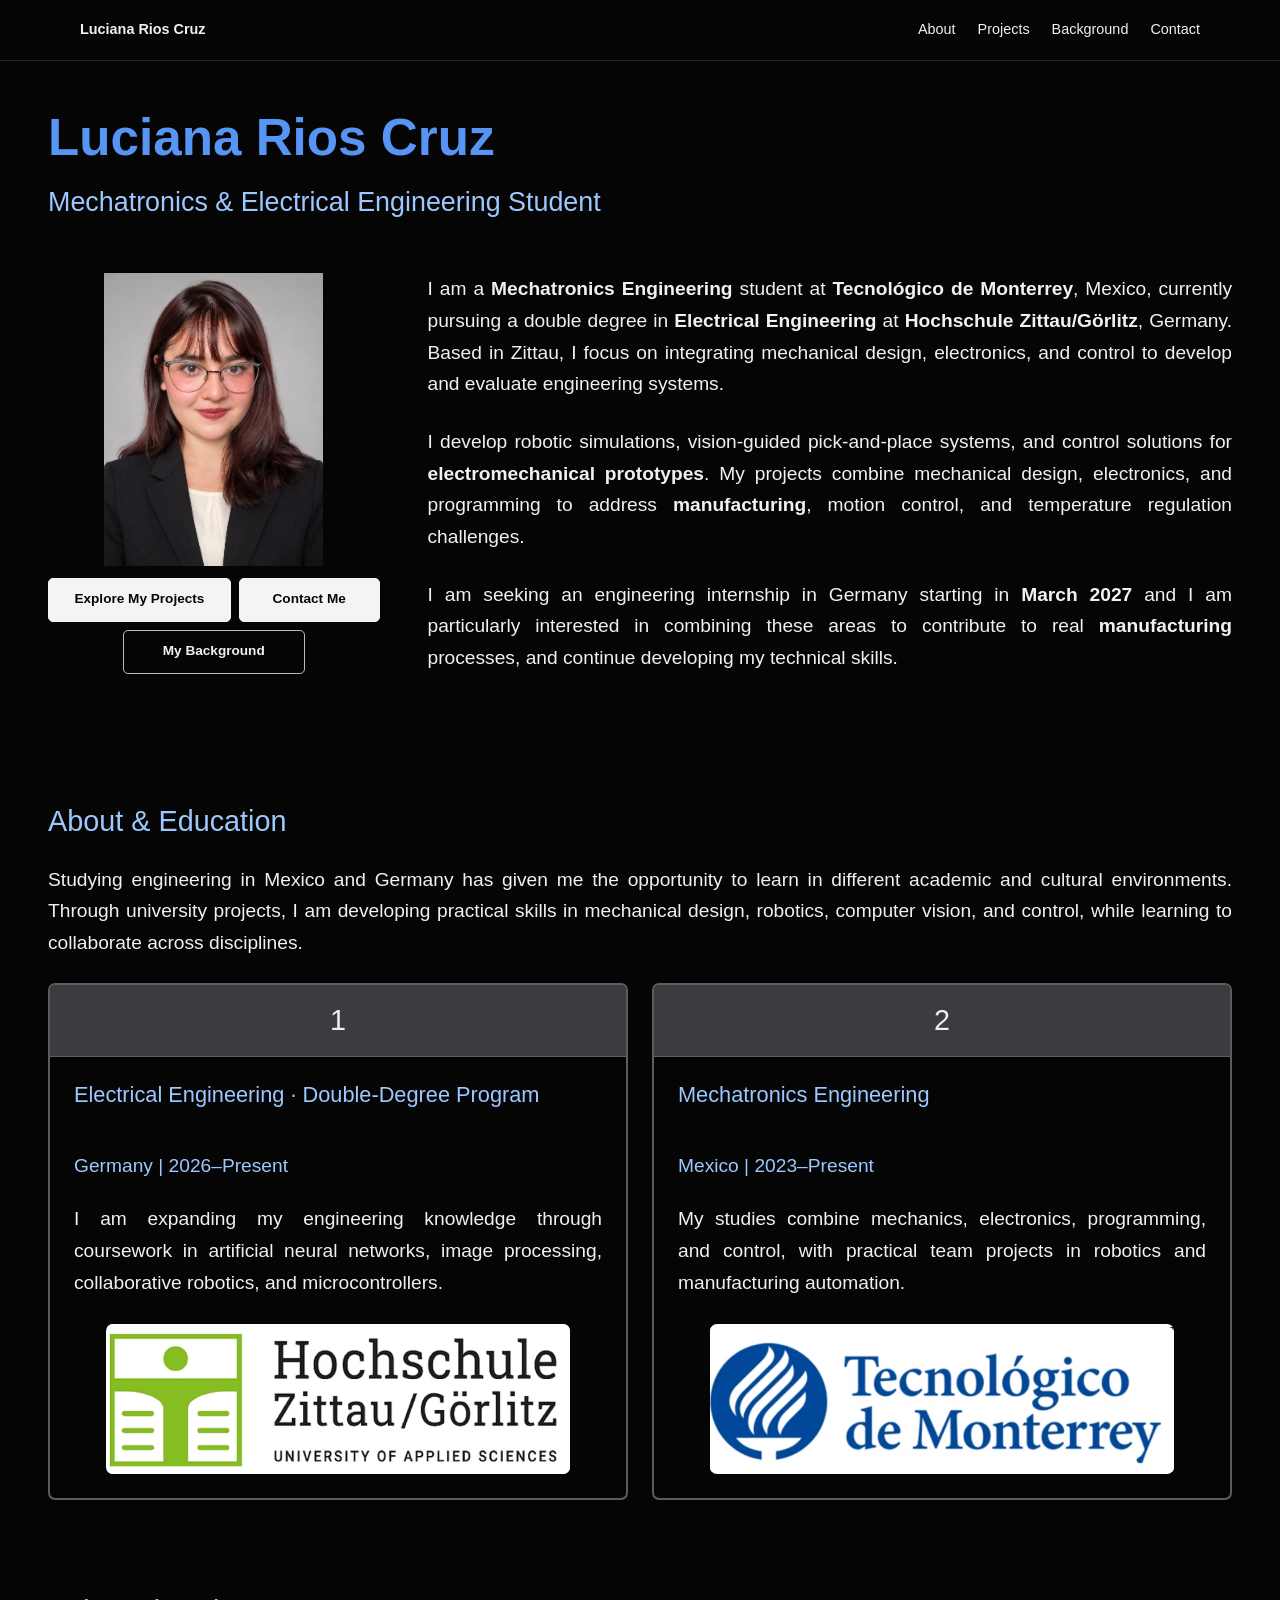
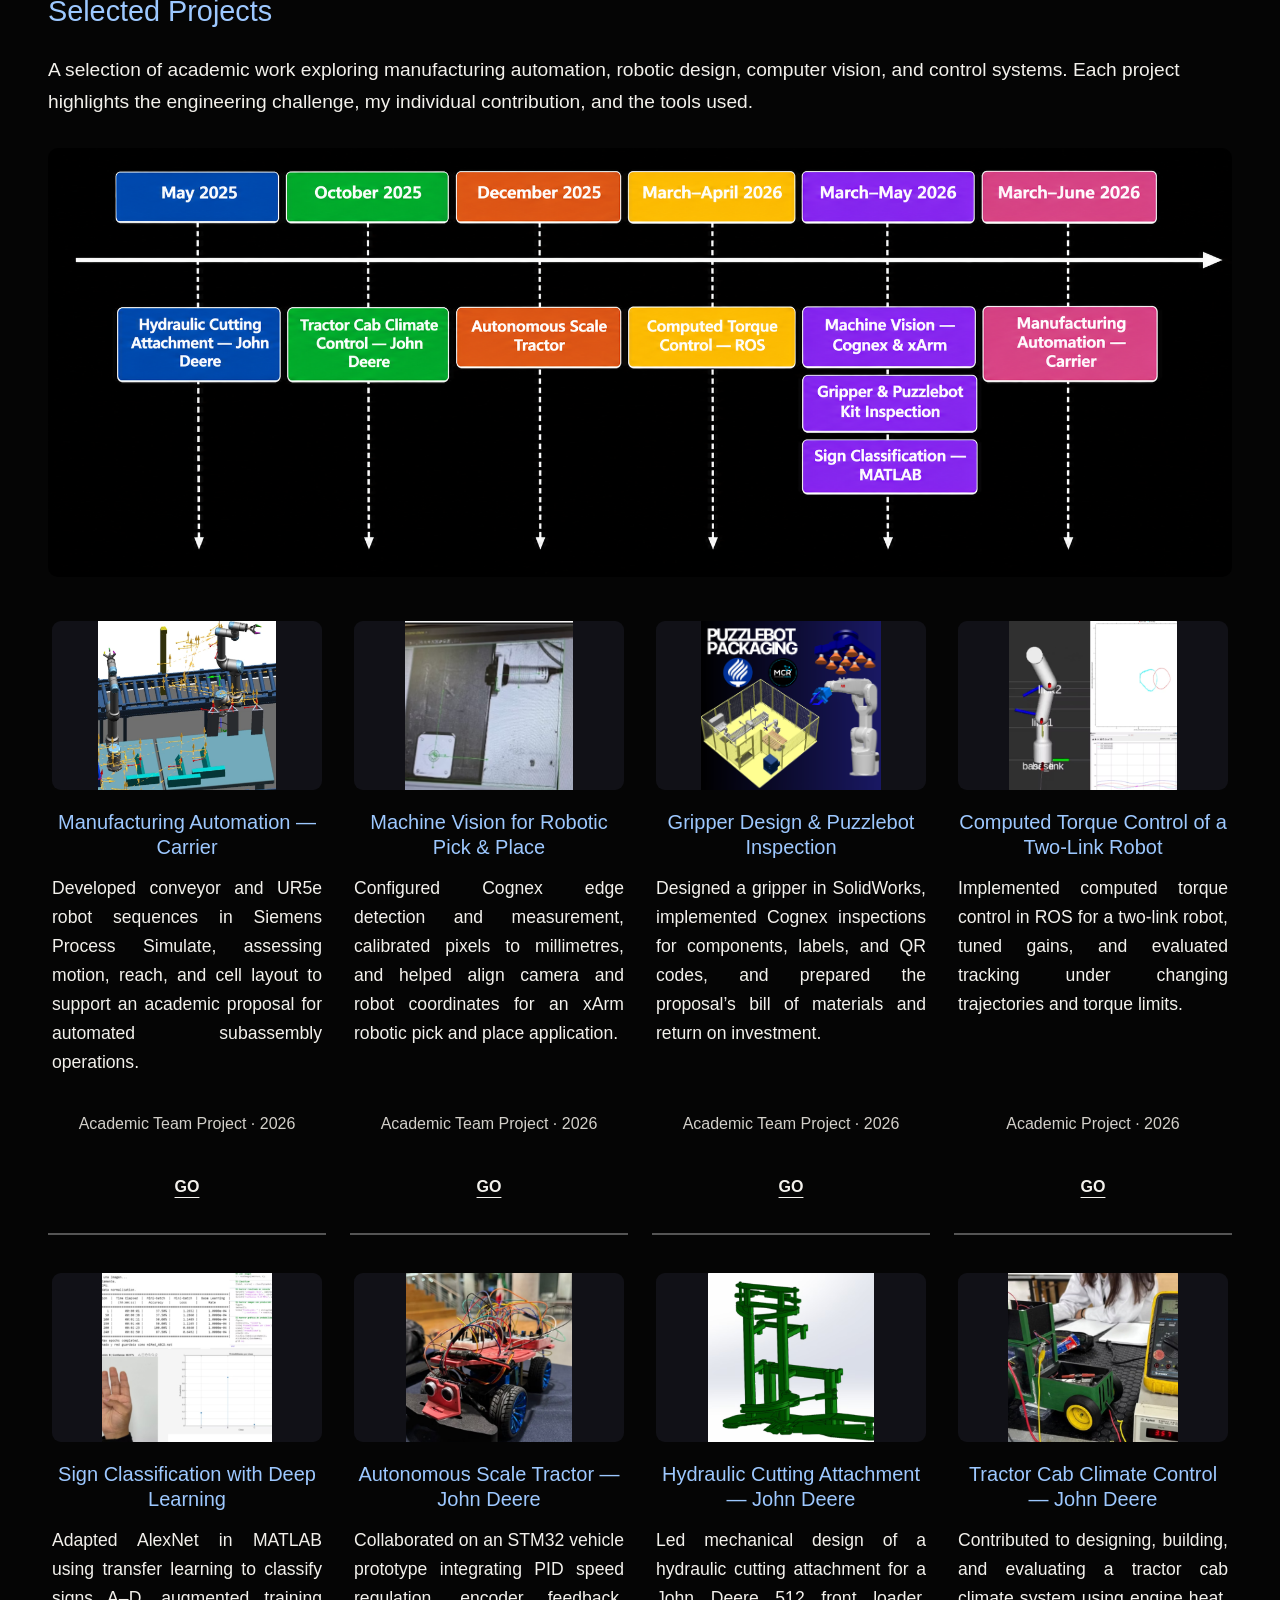
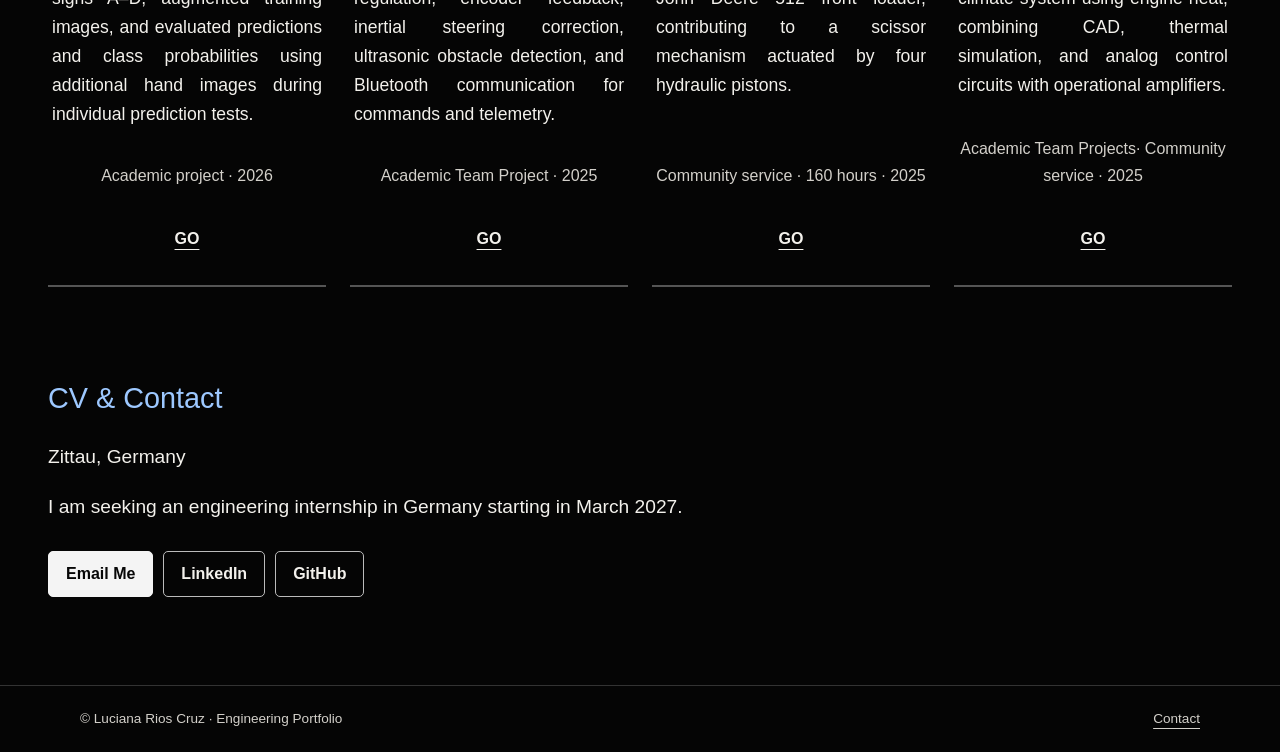
<file: index.html>
<!DOCTYPE html>

<html lang="en"><head><meta charset="utf-8"/><meta content="width=device-width, initial-scale=1" name="viewport"/><meta content="dark" name="color-scheme"/><meta content="Engineering portfolio of Luciana Rios Cruz: mechatronics, robotics, automation, vision and control." name="description"/><title>Engineering Portfolio | Luciana Rios Cruz</title><link href="style.css" rel="stylesheet"/><style>
main.wrap{width:min(1440px,calc(100% - 96px))}
.hero{padding-top:48px}.hero h1{font-size:clamp(2.5rem,4vw,4rem);line-height:1.15}
.hero .profession{font-size:clamp(1.3rem,2.1vw,2rem);margin-top:16px;margin-bottom:0}
.hero .intro-copy{display:grid!important;grid-template-columns:minmax(240px,28%) minmax(0,1fr)!important;gap:48px!important;align-items:start!important;max-width:100%!important;margin:52px 0 36px!important;text-align:center}
.hero .portrait{display:block!important;width:100%!important;max-width:100%!important;height:auto!important;border-radius:7px;margin:0!important}
.hero .intro-text{min-width:0;font-size:clamp(1.2rem,1.5vw,1.5rem);line-height:1.65}
.hero .intro-text p{margin-bottom:26px}.hero .intro-text p:last-child{margin-bottom:0}
.home-section>p,.education p,.contact p{font-size:1.2rem}.project-card p{font-size:1.1rem}.project-card .meta{font-size:1rem}
@media(max-width:900px){main.wrap{width:calc(100% - 48px)}.hero .intro-copy{grid-template-columns:230px minmax(0,1fr)!important;gap:28px!important}.hero .intro-text{font-size:1.15rem}}
@media(max-width:650px){main.wrap{width:calc(100% - 36px)}.hero .intro-copy{grid-template-columns:1fr!important;gap:26px!important;margin-top:32px!important}.hero .portrait{width:240px!important;margin:0 auto!important}.hero .intro-text{text-align:left;font-size:1.125rem}.hero{padding-top:32px}}
</style><style>
.hero .intro-text,.hero .intro-text p{text-align:justify;text-justify:inter-word}
@media(max-width:650px){.hero .intro-text,.hero .intro-text p{text-align:justify}}
</style><style>
.portrait-column{min-width:0}
.hero .portrait-buttons{display:grid;grid-template-columns:1.35fr 1.15fr 1fr;gap:6px;margin:16px 0 0;width:100%}
.hero .portrait-buttons .button{min-width:0;padding:9px 5px;font-size:clamp(.75rem,.78vw,.9rem);line-height:1.25;min-height:46px;text-align:center;white-space:normal}
@media(max-width:900px) and (min-width:651px){.hero .portrait-buttons{grid-template-columns:1fr}.hero .portrait-buttons .button{font-size:.9rem}}
@media(max-width:650px){.portrait-column{width:min(100%,390px);margin:0 auto}.hero .portrait-buttons{grid-template-columns:1.35fr 1.15fr 1fr}.hero .portrait-buttons .button{font-size:.8rem}}
</style><style>
.hero .portrait-column{position:relative;align-self:stretch;min-height:0}
.hero .portrait-stack{position:absolute;inset:0;display:flex;flex-direction:column;gap:12px;min-height:0}
.hero .portrait-stack .portrait{flex:1 1 0;min-height:0;height:0!important;width:100%!important;object-fit:contain;object-position:center bottom}
.hero .portrait-buttons{flex:none;display:grid;grid-template-columns:1.3fr 1fr;gap:8px;margin:0;width:100%}
.hero .portrait-buttons .button{font-size:.85rem;min-height:44px;padding:8px 7px}
.hero .portrait-buttons .button:nth-child(1){grid-column:1;grid-row:1}
.hero .portrait-buttons .button:nth-child(3){grid-column:2;grid-row:1}
.hero .portrait-buttons .button:nth-child(2){grid-column:1 / -1;grid-row:2;justify-self:center;min-width:55%}
@media(max-width:650px){.hero .portrait-column{position:static}.hero .portrait-stack{position:static;height:auto}.hero .portrait-stack .portrait{flex:none;width:240px!important;height:auto!important;margin:0 auto!important}.hero .portrait-buttons{grid-template-columns:1.3fr 1fr}}
</style><style>
/* Show the complete portrait at every viewport width and browser zoom. */
.hero .portrait-stack .portrait{object-fit:contain!important;object-position:center bottom!important;aspect-ratio:auto}
</style><style>
/* Education: retain the existing layout; justify descriptive paragraphs only. */
#about > p,#about .education p:not(.education-place):not(.meta){text-align:justify;text-justify:inter-word}
</style><style>
#about .education-table{display:grid;grid-template-columns:1fr 1fr;gap:24px;align-items:stretch}
#about .education-table .education{padding:0;border:2px solid #5b5b60;border-radius:7px;overflow:hidden;display:flex;flex-direction:column}
.education-header{background:#3b3b40;color:#eee;text-align:center;font-size:1.8rem;font-weight:400;padding:12px;border-bottom:1px solid #5b5b60}
.education-body{display:flex;flex-direction:column;flex:1;padding:24px}
#about .education-table h3{font-size:clamp(1.3rem,1.7vw,1.7rem);line-height:1.3;color:var(--blue);margin-bottom:12px}
#about .education-table .meta{color:var(--blue);font-size:clamp(1.2rem,1.5vw,1.5rem);margin-bottom:22px}
#about .education-description{text-align:justify;text-justify:inter-word;margin-bottom:26px}
#about .university-logo{display:block;width:88%;height:auto;aspect-ratio:3.1;object-fit:contain;background:#fff;border-radius:7px;margin-top:auto;margin-left:auto;margin-right:auto}
@media(max-width:650px){#about .education-table{grid-template-columns:1fr}.education-body{padding:20px}}
</style><style>
/* Both university headings use the same typography and aligned title areas. */
#about .education-table h3{font-size:clamp(1.3rem,1.7vw,1.7rem);line-height:1.3;min-height:2.6em;white-space:normal;letter-spacing:normal;overflow-wrap:normal}
#about .education-table h3.degree-title{font-size:clamp(1.3rem,1.7vw,1.7rem);line-height:1.3;white-space:normal;letter-spacing:normal}
@media(max-width:650px){#about .education-table h3{min-height:0}}
</style><style>
/* Selected Projects — illustrated timeline replaces the previous text list. */
#projects .projects-timeline-image{display:block;width:100%;height:auto;margin:30px auto 44px;border-radius:10px;object-fit:contain}
@media(max-width:700px){#projects .projects-timeline-image{margin:20px auto 30px}}
</style><style>
/* Uniform project thumbnails; keep the full original image visible. */
#projects .project-card .project-image-link{display:block;width:100%;margin:0 0 20px;overflow:hidden;border-radius:9px;background:#111117}
#projects .project-card .project-thumbnail{display:block;width:100%;height:auto;aspect-ratio:16/10;object-fit:contain;object-position:center;background:#111117}
#projects .project-card .project-image-link:focus-visible{outline:3px solid #91c6ff;outline-offset:3px}
</style><style>
/* Portfolio motion: subtle, accessible transitions. */
html { scroll-behavior: smooth; }
#about, #projects, #contact { scroll-margin-top: 28px; }

/* Project cards: light elevation and soft blue accent on hover. */
#projects .project-card {
  transition: transform .28s ease, box-shadow .28s ease, border-color .28s ease;
}
@media (hover: hover) and (pointer: fine) {
  #projects .project-card:hover {
    transform: translateY(-5px);
    border-color: #80b9f5;
    box-shadow: 0 12px 26px rgba(55, 116, 189, .18);
  }
  #projects .project-card .project-thumbnail {
    transition: transform .38s ease;
    transform-origin: center center;
  }
  #projects .project-card .project-image-link:hover .project-thumbnail,
  #projects .project-card:hover .project-thumbnail {
    transform: scale(1.035);
  }
}

/* Animate only after JavaScript confirms IntersectionObserver support. */
html.motion-ready .motion-reveal {
  opacity: 0;
  transform: translateY(18px);
  transition: opacity .62s ease, transform .62s ease;
}
html.motion-ready .motion-reveal.is-visible {
  opacity: 1;
  transform: translateY(0);
}
@media (prefers-reduced-motion: reduce) {
  html { scroll-behavior: auto !important; }
  #projects .project-card,
  #projects .project-card .project-thumbnail,
  html.motion-ready .motion-reveal {
    transition: none !important;
    transform: none !important;
    opacity: 1 !important;
  }
}
</style><style>
/* Selected Projects: justified descriptions and consistent GO alignment. */
#projects .projects-grid { align-items: stretch; }
#projects .projects-grid > .project-card {
  display: flex;
  flex-direction: column;
  box-sizing: border-box;
  height: 100%;
  min-width: 0;
}
#projects .project-card > p:not(.meta) {
  text-align: justify;
  text-justify: inter-word;
  hyphens: auto;
  overflow-wrap: break-word;
}
#projects .project-card > .meta {
  margin-top: auto;
  padding-top: 20px;
}
#projects .project-card > .go {
  align-self: center;
  margin-top: 18px;
}
</style></head><body><a class="skip" href="#main">Skip to content</a><header class="site-header"><nav aria-label="Main navigation" class="wrap"><a class="brand" href="index.html">Luciana Rios Cruz</a><div class="nav-links"><a href="#about">About</a><a href="#projects">Projects</a><a href="background.html">Background</a><a href="#contact">Contact</a></div></nav></header><main class="wrap" id="main"><section class="hero"><h1>Luciana Rios Cruz</h1><p class="profession">Mechatronics &amp; Electrical Engineering Student</p><div class="intro-copy"><div class="portrait-column"><div class="portrait-stack"><img alt="Luciana Rios Cruz" class="portrait" fetchpriority="high" height="1448" src="Photo_Luciana.jpeg" width="1086"/><div class="buttons portrait-buttons"><a class="button light" href="#projects">Explore My Projects</a><a class="button" href="background.html">My Background</a><a class="button light" href="#contact">Contact Me</a></div></div></div><div class="intro-text"><p>I am a <strong>Mechatronics Engineering</strong> student at <strong>Tecnológico de Monterrey</strong>, Mexico, currently pursuing a double degree in <strong>Electrical Engineering</strong> at <strong>Hochschule Zittau/Görlitz</strong>, Germany. Based in Zittau, I focus on integrating mechanical design, electronics, and control to develop and evaluate engineering systems.</p><p>I develop robotic simulations, vision-guided pick-and-place systems, and control solutions for <strong>electromechanical prototypes</strong>. My projects combine mechanical design, electronics, and programming to address <strong>manufacturing</strong>, motion control, and temperature regulation challenges.</p><p>I am seeking an engineering internship in Germany starting in <strong>March 2027</strong> and I am particularly interested in combining these areas to contribute to real <strong>manufacturing</strong> processes, and continue developing my technical skills.</p></div></div></section><section class="home-section" id="about"><h2>About &amp; Education</h2><p>Studying engineering in Mexico and Germany has given me the opportunity to learn in different academic and cultural environments. Through university projects, I am developing practical skills in mechanical design, robotics, computer vision, and control, while learning to collaborate across disciplines.</p><div class="education-grid education-table">
<article class="education"><div class="education-header">1</div><div class="education-body"><h3 class="degree-title">Electrical Engineering · Double-Degree Program</h3><p class="meta">Germany | 2026–Present</p><p class="education-description">I am expanding my engineering knowledge through coursework in artificial neural networks, image processing, collaborative robotics, and microcontrollers.</p><img alt="Hochschule Zittau/Görlitz — University of Applied Sciences" class="university-logo" height="280" loading="lazy" src="logo-hszg.png" width="865"/></div></article>
<article class="education"><div class="education-header">2</div><div class="education-body"><h3>Mechatronics Engineering</h3><p class="meta">Mexico | 2023–Present</p><p class="education-description">My studies combine mechanics, electronics, programming, and control, with practical team projects in robotics and manufacturing automation.</p><img alt="Tecnológico de Monterrey" class="university-logo" height="270" loading="lazy" src="logo-tec.png" width="868"/></div></article>
</div></section><section class="home-section" id="projects"><h2>Selected Projects</h2><p>A selection of academic work exploring manufacturing automation, robotic design, computer vision, and control systems. Each project highlights the engineering challenge, my individual contribution, and the tools used.</p><img alt="Project timeline from May 2025 through June 2026, showing Hydraulic Cutting Attachment, Tractor Cab Climate Control, Autonomous Scale Tractor, Computed Torque Control, Machine Vision, Gripper and Puzzlebot Inspection, Sign Classification, and Carrier Manufacturing Automation." class="projects-timeline-image" height="710" loading="lazy" src="timeline-projects.png" width="1930"/><div class="projects-grid"><article class="project-card"><a class="project-image-link" href="carrier.html"><img alt="Process Simulate manufacturing automation cell with conveyors and robots" class="project-thumbnail" loading="lazy" src="project-carrier-v2.png"/></a><h3><a href="carrier.html">Manufacturing Automation — Carrier</a></h3><p>Developed conveyor and UR5e robot sequences in Siemens Process Simulate, assessing motion, reach, and cell layout to support an academic proposal for automated subassembly operations.</p><p class="meta">Academic Team Project · 2026</p><a aria-label="View Manufacturing Automation — Carrier" class="go" href="carrier.html">GO</a></article><article class="project-card"><a class="project-image-link" href="machine-vision.html"><img alt="Cognex machine vision inspection view" class="project-thumbnail" loading="lazy" src="project-machine-vision.png"/></a><!-- Project thumbnail can be inserted here later. --><h3><a href="machine-vision.html">Machine Vision for Robotic Pick &amp; Place</a></h3><p>Configured Cognex edge detection and measurement, calibrated pixels to millimetres, and helped align camera and robot coordinates for an xArm robotic pick and place application.</p><p class="meta">Academic Team Project · 2026</p><a aria-label="View Machine Vision for Robotic Pick &amp; Place" class="go" href="machine-vision.html">GO</a></article><article class="project-card"><a class="project-image-link" href="puzzlebot.html"><img alt="Puzzlebot packaging and gripper project poster" class="project-thumbnail" loading="lazy" src="project-puzzlebot-gripper.png"/></a><h3><a href="puzzlebot.html">Gripper Design &amp; Puzzlebot Inspection</a></h3><p>Designed a gripper in SolidWorks, implemented Cognex inspections for components, labels, and QR codes, and prepared the proposal’s bill of materials and return on investment.</p><p class="meta">Academic Team Project · 2026</p><a aria-label="View Gripper Design &amp; Puzzlebot Inspection" class="go" href="puzzlebot.html">GO</a></article><article class="project-card"><a class="project-image-link" href="computed-torque.html"><img alt="Two-link robot and control response graphs" class="project-thumbnail" loading="lazy" src="project-computed-torque.png"/></a><!-- Project thumbnail can be inserted here later. --><h3><a href="computed-torque.html">Computed Torque Control of a Two-Link Robot</a></h3><p>Implemented computed torque control in ROS for a two-link robot, tuned gains, and evaluated tracking under changing trajectories and torque limits.</p><p class="meta">Academic Project · 2026</p><a aria-label="View Computed Torque Control of a Two-Link Robot" class="go" href="computed-torque.html">GO</a></article><article class="project-card"><a class="project-image-link" href="sign-classification.html"><img alt="Deep learning sign classification results in MATLAB" class="project-thumbnail" loading="lazy" src="project-sign-classification.png"/></a><h3><a href="sign-classification.html">Sign Classification with Deep Learning</a></h3><p>Adapted AlexNet in MATLAB using transfer learning to classify signs A–D, augmented training images, and evaluated predictions and class probabilities using additional hand images during individual prediction tests.</p><p class="meta">Academic project · 2026</p><a aria-label="View Sign Classification with Deep Learning" class="go" href="sign-classification.html">GO</a></article><article class="project-card"><a class="project-image-link" href="scale-tractor.html"><img alt="Autonomous scale tractor prototype robot" class="project-thumbnail" loading="lazy" src="project-scale-tractor.png"/></a><h3><a href="scale-tractor.html">Autonomous Scale Tractor — John Deere</a></h3><p>Collaborated on an STM32 vehicle prototype integrating PID speed regulation, encoder feedback, inertial steering correction, ultrasonic obstacle detection, and Bluetooth communication for commands and telemetry.</p><p class="meta">Academic Team Project · 2025</p><a aria-label="View Autonomous Scale Tractor — John Deere" class="go" href="scale-tractor.html">GO</a></article><article class="project-card"><a class="project-image-link" href="hydraulic-attachment.html"><img alt="Hydraulic cutting attachment CAD model" class="project-thumbnail" loading="lazy" src="project-hydraulic-cutting.png"/></a><h3><a href="hydraulic-attachment.html">Hydraulic Cutting Attachment — John Deere</a></h3><p>Led mechanical design of a hydraulic cutting attachment for a John Deere 512 front loader, contributing to a scissor mechanism actuated by four hydraulic pistons.</p><p class="meta">Community service · 160 hours · 2025</p><a aria-label="View Hydraulic Cutting Attachment — John Deere" class="go" href="hydraulic-attachment.html">GO</a></article><article class="project-card"><a class="project-image-link" href="cab-climate.html"><img alt="Tractor cab climate control prototype and test setup" class="project-thumbnail" loading="lazy" src="project-cab-climate.png"/></a><h3><a href="cab-climate.html">Tractor Cab Climate Control — John Deere</a></h3><p>Contributed to designing, building, and evaluating a tractor cab climate system using engine heat, combining CAD, thermal simulation, and analog control circuits with operational amplifiers.</p><p class="meta">Academic Team Projects· Community service · 2025</p><a aria-label="View Tractor Cab Climate Control — John Deere" class="go" href="cab-climate.html">GO</a></article></div></section><section class="home-section contact" id="contact"><h2>CV &amp; Contact</h2><p>Zittau, Germany</p><p>I am seeking an engineering internship in Germany starting in March 2027.</p><div class="buttons"><a class="button light" href="mailto:mialuricru@gmail.com">Email Me</a><a class="button" href="https://www.linkedin.com/in/luciana-r%C3%ADos-cruz-bb83852aa/">LinkedIn</a><a class="button" href="https://github.com/luciana-rios-cruz">GitHub</a></div><!-- Add CV links here when the CV files are uploaded. --></section></main><footer><div class="wrap">© Luciana Rios Cruz · Engineering Portfolio<a href="index.html#contact">Contact</a></div></footer><script>
// Reveal visible sections and project cards as visitors scroll.
(() => {
  if (!('IntersectionObserver' in window) ||
      window.matchMedia('(prefers-reduced-motion: reduce)').matches) return;
  const targets = document.querySelectorAll(
    '#about > h2, #about > p, #about .education, ' +
    '#projects > h2, #projects > p, #projects .timeline, ' +
    '#projects .timeline-image, #projects .project-card, ' +
    '#contact > h2, #contact > p, #contact .buttons'
  );
  if (!targets.length) return;
  targets.forEach(element => element.classList.add('motion-reveal'));
  document.documentElement.classList.add('motion-ready');
  const observer = new IntersectionObserver((entries, instance) => {
    entries.forEach(entry => {
      if (entry.isIntersecting) {
        entry.target.classList.add('is-visible');
        instance.unobserve(entry.target);
      }
    });
  }, { threshold: 0.08, rootMargin: '0px 0px 35px 0px' });
  targets.forEach(element => observer.observe(element));
})();
</script></body></html>
</file>
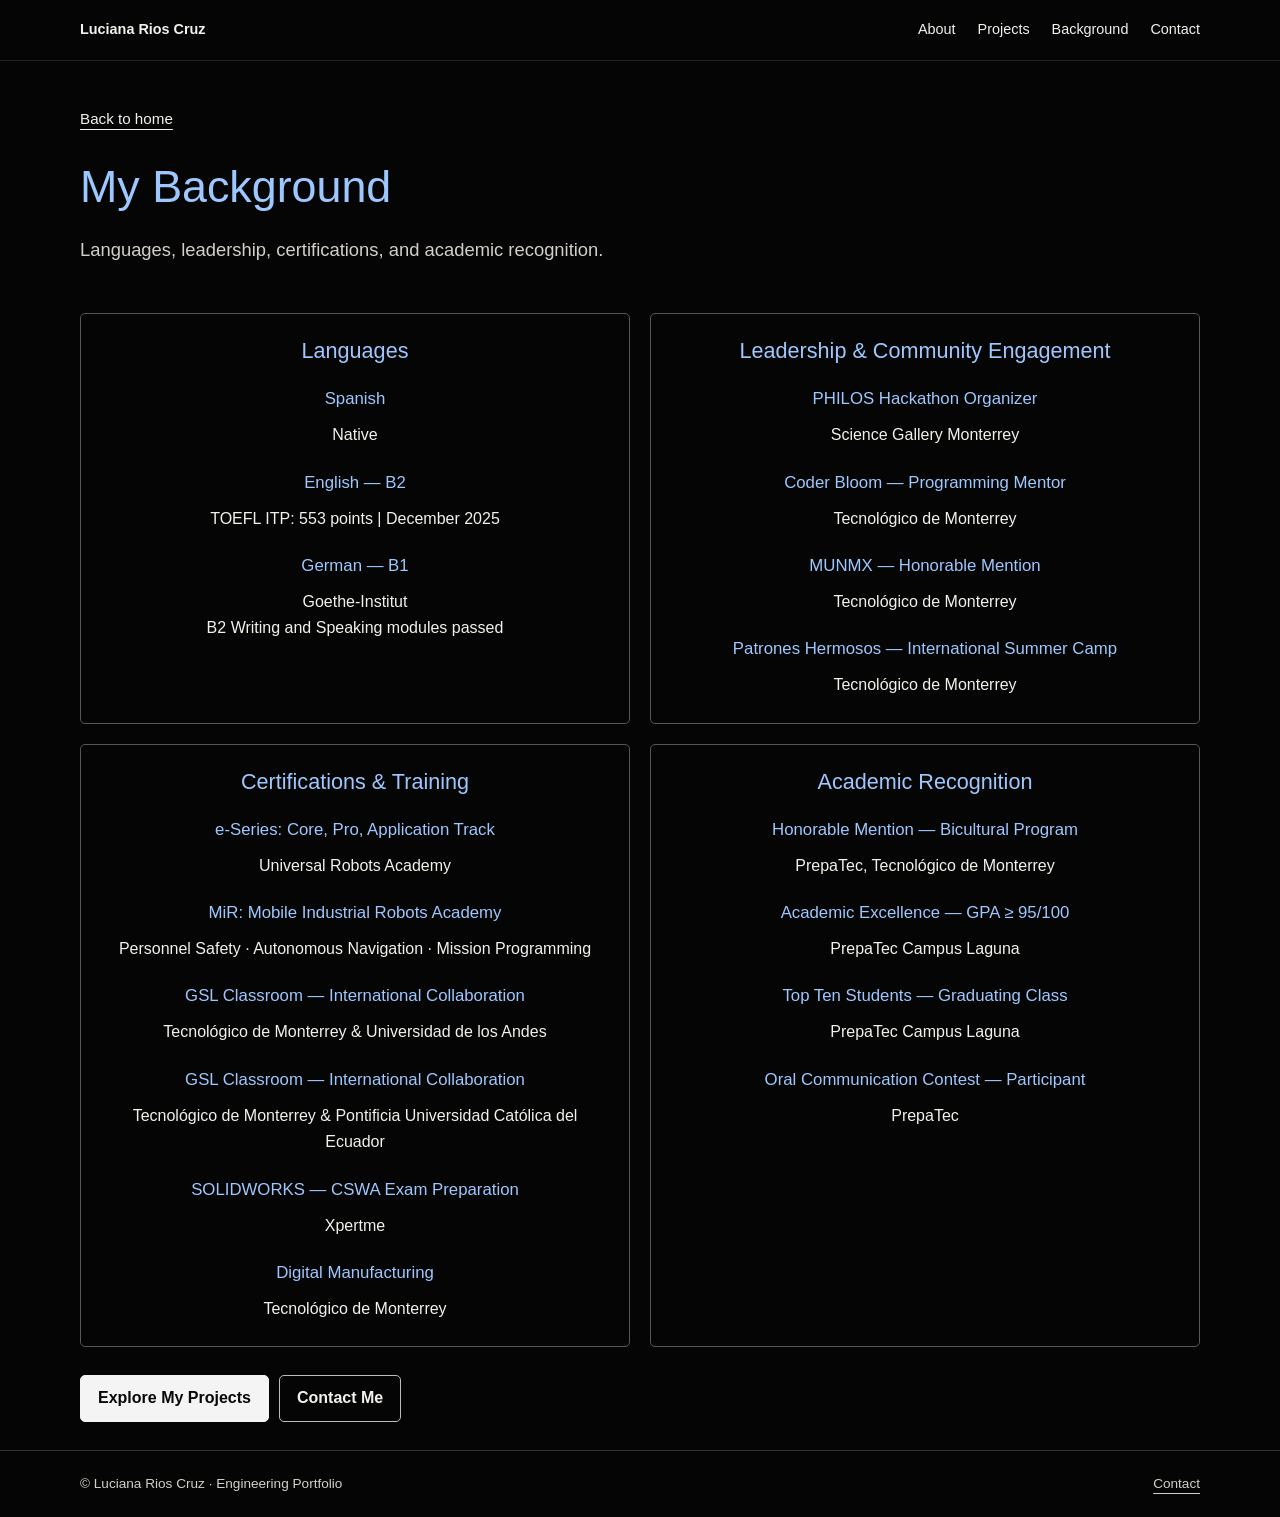
<file: background.html>
<!doctype html>
<html lang="en"><head><meta charset="utf-8"><meta name="viewport" content="width=device-width, initial-scale=1"><meta name="color-scheme" content="dark"><meta name="description" content="Engineering portfolio of Luciana Rios Cruz: mechatronics, robotics, automation, vision and control."><title>My Background | Luciana Rios Cruz</title><link rel="stylesheet" href="style.css"></head><body><a class="skip" href="#main">Skip to content</a><header class="site-header"><nav class="wrap" aria-label="Main navigation"><a class="brand" href="index.html">Luciana Rios Cruz</a><div class="nav-links"><a href="index.html#about">About</a><a href="index.html#projects">Projects</a><a href="background.html">Background</a><a href="index.html#contact">Contact</a></div></nav></header><main id="main" class="wrap"><div class="project-top"><a class="back" href="index.html">Back to home</a><h1>My Background</h1><p class="subtitle">Languages, leadership, certifications, and academic recognition.</p></div><div class="background-grid"><section class="project-panel"><h2>Languages</h2><h3>Spanish</h3><p>Native</p><h3>English — B2</h3><p>TOEFL ITP: 553 points | December 2025</p><h3>German — B1</h3><p>Goethe-Institut<br>B2 Writing and Speaking modules passed</p></section><section class="project-panel"><h2>Leadership &amp; Community Engagement</h2><h3>PHILOS Hackathon Organizer</h3><p>Science Gallery Monterrey</p><h3>Coder Bloom — Programming Mentor</h3><p>Tecnológico de Monterrey</p><h3>MUNMX — Honorable Mention</h3><p>Tecnológico de Monterrey</p><h3>Patrones Hermosos — International Summer Camp</h3><p>Tecnológico de Monterrey</p></section><section class="project-panel"><h2>Certifications &amp; Training</h2><h3>e-Series: Core, Pro, Application Track</h3><p>Universal Robots Academy</p><h3>MiR: Mobile Industrial Robots Academy</h3><p>Personnel Safety · Autonomous Navigation · Mission Programming</p><h3>GSL Classroom — International Collaboration</h3><p>Tecnológico de Monterrey &amp; Universidad de los Andes</p><h3>GSL Classroom — International Collaboration</h3><p>Tecnológico de Monterrey &amp; Pontificia Universidad Católica del Ecuador</p><h3>SOLIDWORKS — CSWA Exam Preparation</h3><p>Xpertme</p><h3>Digital Manufacturing</h3><p>Tecnológico de Monterrey</p></section><section class="project-panel"><h2>Academic Recognition</h2><h3>Honorable Mention — Bicultural Program</h3><p>PrepaTec, Tecnológico de Monterrey</p><h3>Academic Excellence — GPA ≥ 95/100</h3><p>PrepaTec Campus Laguna</p><h3>Top Ten Students — Graduating Class</h3><p>PrepaTec Campus Laguna</p><h3>Oral Communication Contest — Participant</h3><p>PrepaTec</p></section></div><div class="buttons"><a class="button light" href="index.html#projects">Explore My Projects</a><a class="button" href="index.html#contact">Contact Me</a></div></main><footer><div class="wrap">© Luciana Rios Cruz · Engineering Portfolio<a href="index.html#contact">Contact</a></div></footer></body></html>
</file>
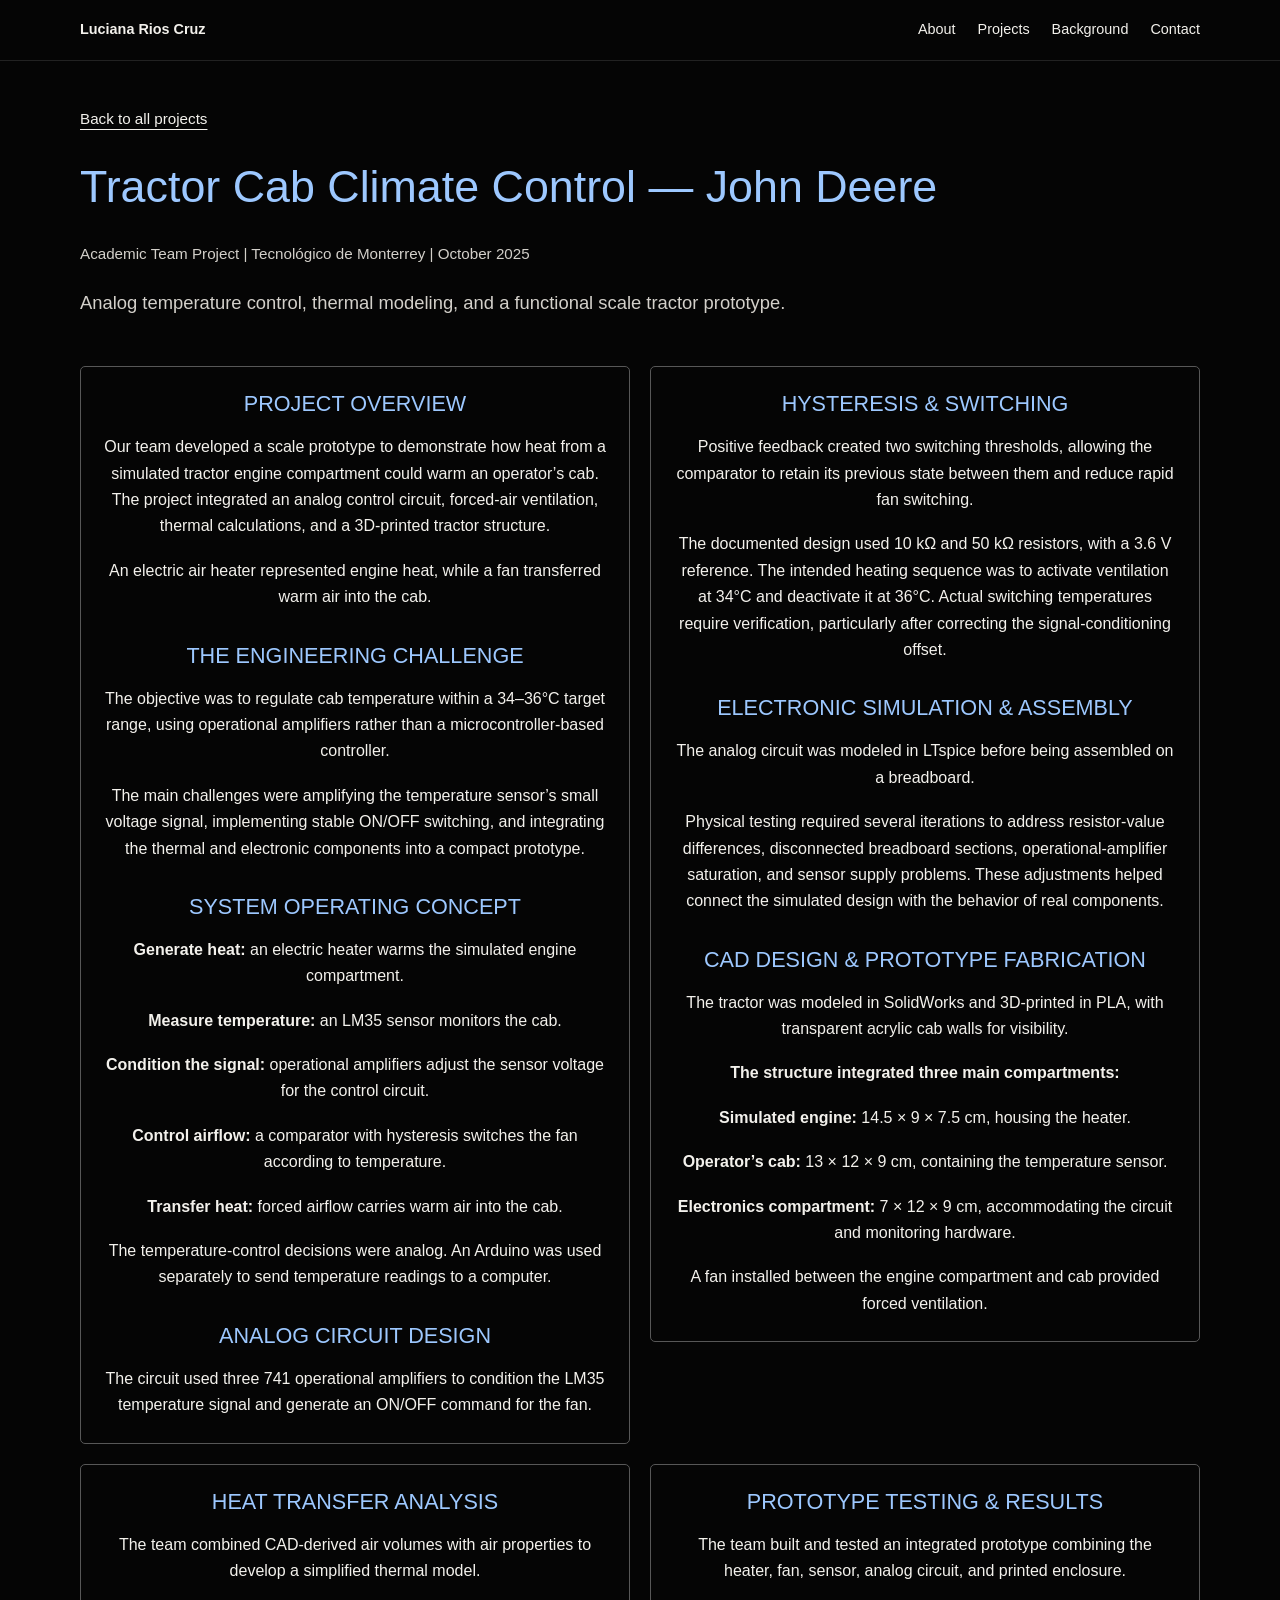
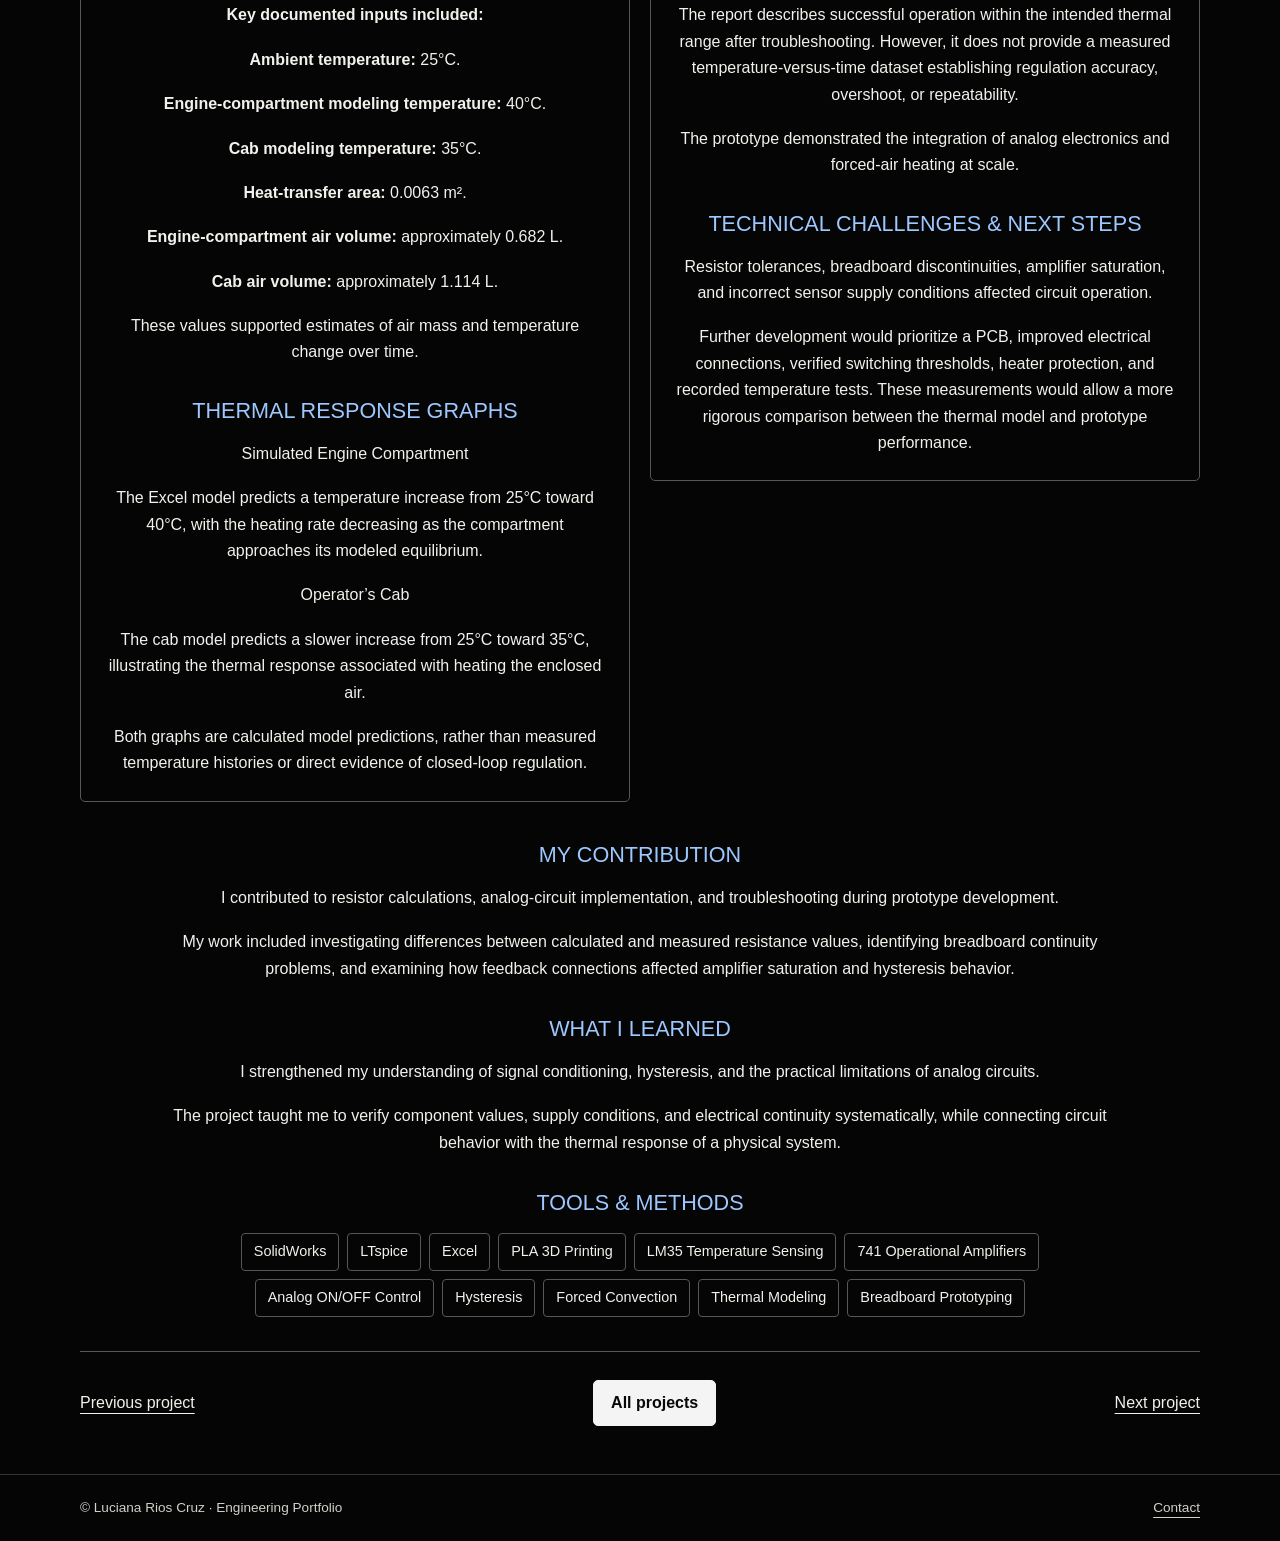
<file: cab-climate.html>
<!doctype html>
<html lang="en"><head><meta charset="utf-8"><meta name="viewport" content="width=device-width, initial-scale=1"><meta name="color-scheme" content="dark"><meta name="description" content="Engineering portfolio of Luciana Rios Cruz: mechatronics, robotics, automation, vision and control."><title>Tractor Cab Climate Control — John Deere | Luciana Rios Cruz</title><link rel="stylesheet" href="style.css"></head><body><a class="skip" href="#main">Skip to content</a><header class="site-header"><nav class="wrap" aria-label="Main navigation"><a class="brand" href="index.html">Luciana Rios Cruz</a><div class="nav-links"><a href="index.html#about">About</a><a href="index.html#projects">Projects</a><a href="background.html">Background</a><a href="index.html#contact">Contact</a></div></nav></header><main id="main" class="wrap"><div class="project-top"><a class="back" href="index.html#projects">Back to all projects</a><h1>Tractor Cab Climate Control — John Deere</h1><p class="meta">Academic Team Project | Tecnológico de Monterrey | October 2025</p><p class="subtitle">Analog temperature control, thermal modeling, and a functional scale tractor prototype.</p></div><div class="project-grid"><div class="project-panel"><section id="project-overview"><h2>PROJECT OVERVIEW</h2><p>Our team developed a scale prototype to demonstrate how heat from a simulated tractor engine compartment could warm an operator’s cab. The project integrated an analog control circuit, forced-air ventilation, thermal calculations, and a 3D-printed tractor structure.</p><p>An electric air heater represented engine heat, while a fan transferred warm air into the cab.</p>
<!-- Add images, videos or tables for this section here later. -->
</section><section id="the-engineering-challenge"><h2>THE ENGINEERING CHALLENGE</h2><p>The objective was to regulate cab temperature within a 34–36°C target range, using operational amplifiers rather than a microcontroller-based controller.</p><p>The main challenges were amplifying the temperature sensor’s small voltage signal, implementing stable ON/OFF switching, and integrating the thermal and electronic components into a compact prototype.</p>
<!-- Add images, videos or tables for this section here later. -->
</section><section id="system-operating-concept"><h2>SYSTEM OPERATING CONCEPT</h2><p><strong>Generate heat:</strong> an electric heater warms the simulated engine compartment.</p><p><strong>Measure temperature:</strong> an LM35 sensor monitors the cab.</p><p><strong>Condition the signal:</strong> operational amplifiers adjust the sensor voltage for the control circuit.</p><p><strong>Control airflow:</strong> a comparator with hysteresis switches the fan according to temperature.</p><p><strong>Transfer heat:</strong> forced airflow carries warm air into the cab.</p><p>The temperature-control decisions were analog. An Arduino was used separately to send temperature readings to a computer.</p>
<!-- Add images, videos or tables for this section here later. -->
</section><section id="analog-circuit-design"><h2>ANALOG CIRCUIT DESIGN</h2><p>The circuit used three 741 operational amplifiers to condition the LM35 temperature signal and generate an ON/OFF command for the fan.</p>
<!-- Add images, videos or tables for this section here later. -->
</section></div><div class="project-panel"><section id="hysteresis-switching"><h2>HYSTERESIS &amp; SWITCHING</h2><p>Positive feedback created two switching thresholds, allowing the comparator to retain its previous state between them and reduce rapid fan switching.</p><p>The documented design used 10 kΩ and 50 kΩ resistors, with a 3.6 V reference. The intended heating sequence was to activate ventilation at 34°C and deactivate it at 36°C. Actual switching temperatures require verification, particularly after correcting the signal-conditioning offset.</p>
<!-- Add images, videos or tables for this section here later. -->
</section><section id="electronic-simulation-assembly"><h2>ELECTRONIC SIMULATION &amp; ASSEMBLY</h2><p>The analog circuit was modeled in LTspice before being assembled on a breadboard.</p><p>Physical testing required several iterations to address resistor-value differences, disconnected breadboard sections, operational-amplifier saturation, and sensor supply problems. These adjustments helped connect the simulated design with the behavior of real components.</p>
<!-- Add images, videos or tables for this section here later. -->
</section><section id="cad-design-prototype-fabrication"><h2>CAD DESIGN &amp; PROTOTYPE FABRICATION</h2><p>The tractor was modeled in SolidWorks and 3D-printed in PLA, with transparent acrylic cab walls for visibility.</p><p><strong>The structure integrated three main compartments:</strong></p><p><strong>Simulated engine:</strong> 14.5 × 9 × 7.5 cm, housing the heater.</p><p><strong>Operator’s cab:</strong> 13 × 12 × 9 cm, containing the temperature sensor.</p><p><strong>Electronics compartment:</strong> 7 × 12 × 9 cm, accommodating the circuit and monitoring hardware.</p><p>A fan installed between the engine compartment and cab provided forced ventilation.</p>
<!-- Add images, videos or tables for this section here later. -->
</section></div><div class="project-panel"><section id="heat-transfer-analysis"><h2>HEAT TRANSFER ANALYSIS</h2><p>The team combined CAD-derived air volumes with air properties to develop a simplified thermal model.</p><p><strong>Key documented inputs included:</strong></p><p><strong>Ambient temperature:</strong> 25°C.</p><p><strong>Engine-compartment modeling temperature:</strong> 40°C.</p><p><strong>Cab modeling temperature:</strong> 35°C.</p><p><strong>Heat-transfer area:</strong> 0.0063 m².</p><p><strong>Engine-compartment air volume:</strong> approximately 0.682 L.</p><p><strong>Cab air volume:</strong> approximately 1.114 L.</p><p>These values supported estimates of air mass and temperature change over time.</p>
<!-- Add images, videos or tables for this section here later. -->
</section><section id="thermal-response-graphs"><h2>THERMAL RESPONSE GRAPHS</h2><p>Simulated Engine Compartment</p><p>The Excel model predicts a temperature increase from 25°C toward 40°C, with the heating rate decreasing as the compartment approaches its modeled equilibrium.</p><p>Operator’s Cab</p><p>The cab model predicts a slower increase from 25°C toward 35°C, illustrating the thermal response associated with heating the enclosed air.</p><p>Both graphs are calculated model predictions, rather than measured temperature histories or direct evidence of closed-loop regulation.</p>
<!-- Add images, videos or tables for this section here later. -->
</section></div><div class="project-panel"><section id="prototype-testing-results"><h2>PROTOTYPE TESTING &amp; RESULTS</h2><p>The team built and tested an integrated prototype combining the heater, fan, sensor, analog circuit, and printed enclosure.</p><p>The report describes successful operation within the intended thermal range after troubleshooting. However, it does not provide a measured temperature-versus-time dataset establishing regulation accuracy, overshoot, or repeatability.</p><p>The prototype demonstrated the integration of analog electronics and forced-air heating at scale.</p>
<!-- Add images, videos or tables for this section here later. -->
</section><section id="technical-challenges-next-steps"><h2>TECHNICAL CHALLENGES &amp; NEXT STEPS</h2><p>Resistor tolerances, breadboard discontinuities, amplifier saturation, and incorrect sensor supply conditions affected circuit operation.</p><p>Further development would prioritize a PCB, improved electrical connections, verified switching thresholds, heater protection, and recorded temperature tests. These measurements would allow a more rigorous comparison between the thermal model and prototype performance.</p>
<!-- Add images, videos or tables for this section here later. -->
</section></div></div><div class="closing"><section id="my-contribution"><h2>MY CONTRIBUTION</h2><p>I contributed to resistor calculations, analog-circuit implementation, and troubleshooting during prototype development.</p><p>My work included investigating differences between calculated and measured resistance values, identifying breadboard continuity problems, and examining how feedback connections affected amplifier saturation and hysteresis behavior.</p>
<!-- Add images, videos or tables for this section here later. -->
</section><section id="what-i-learned"><h2>WHAT I LEARNED</h2><p>I strengthened my understanding of signal conditioning, hysteresis, and the practical limitations of analog circuits.</p><p>The project taught me to verify component values, supply conditions, and electrical continuity systematically, while connecting circuit behavior with the thermal response of a physical system.</p>
<!-- Add images, videos or tables for this section here later. -->
</section><section class="tools"><h2>TOOLS & METHODS</h2><ul class="tags"><li>SolidWorks</li><li>LTspice</li><li>Excel</li><li>PLA 3D Printing</li><li>LM35 Temperature Sensing</li><li>741 Operational Amplifiers</li><li>Analog ON/OFF Control</li><li>Hysteresis</li><li>Forced Convection</li><li>Thermal Modeling</li><li>Breadboard Prototyping</li></ul></section></div><nav class="project-navigation" aria-label="Project navigation"><a href="hydraulic-attachment.html">Previous project</a><a class="button light" href="index.html#projects">All projects</a><a href="carrier.html">Next project</a></nav></main><footer><div class="wrap">© Luciana Rios Cruz · Engineering Portfolio<a href="index.html#contact">Contact</a></div></footer></body></html>
</file>
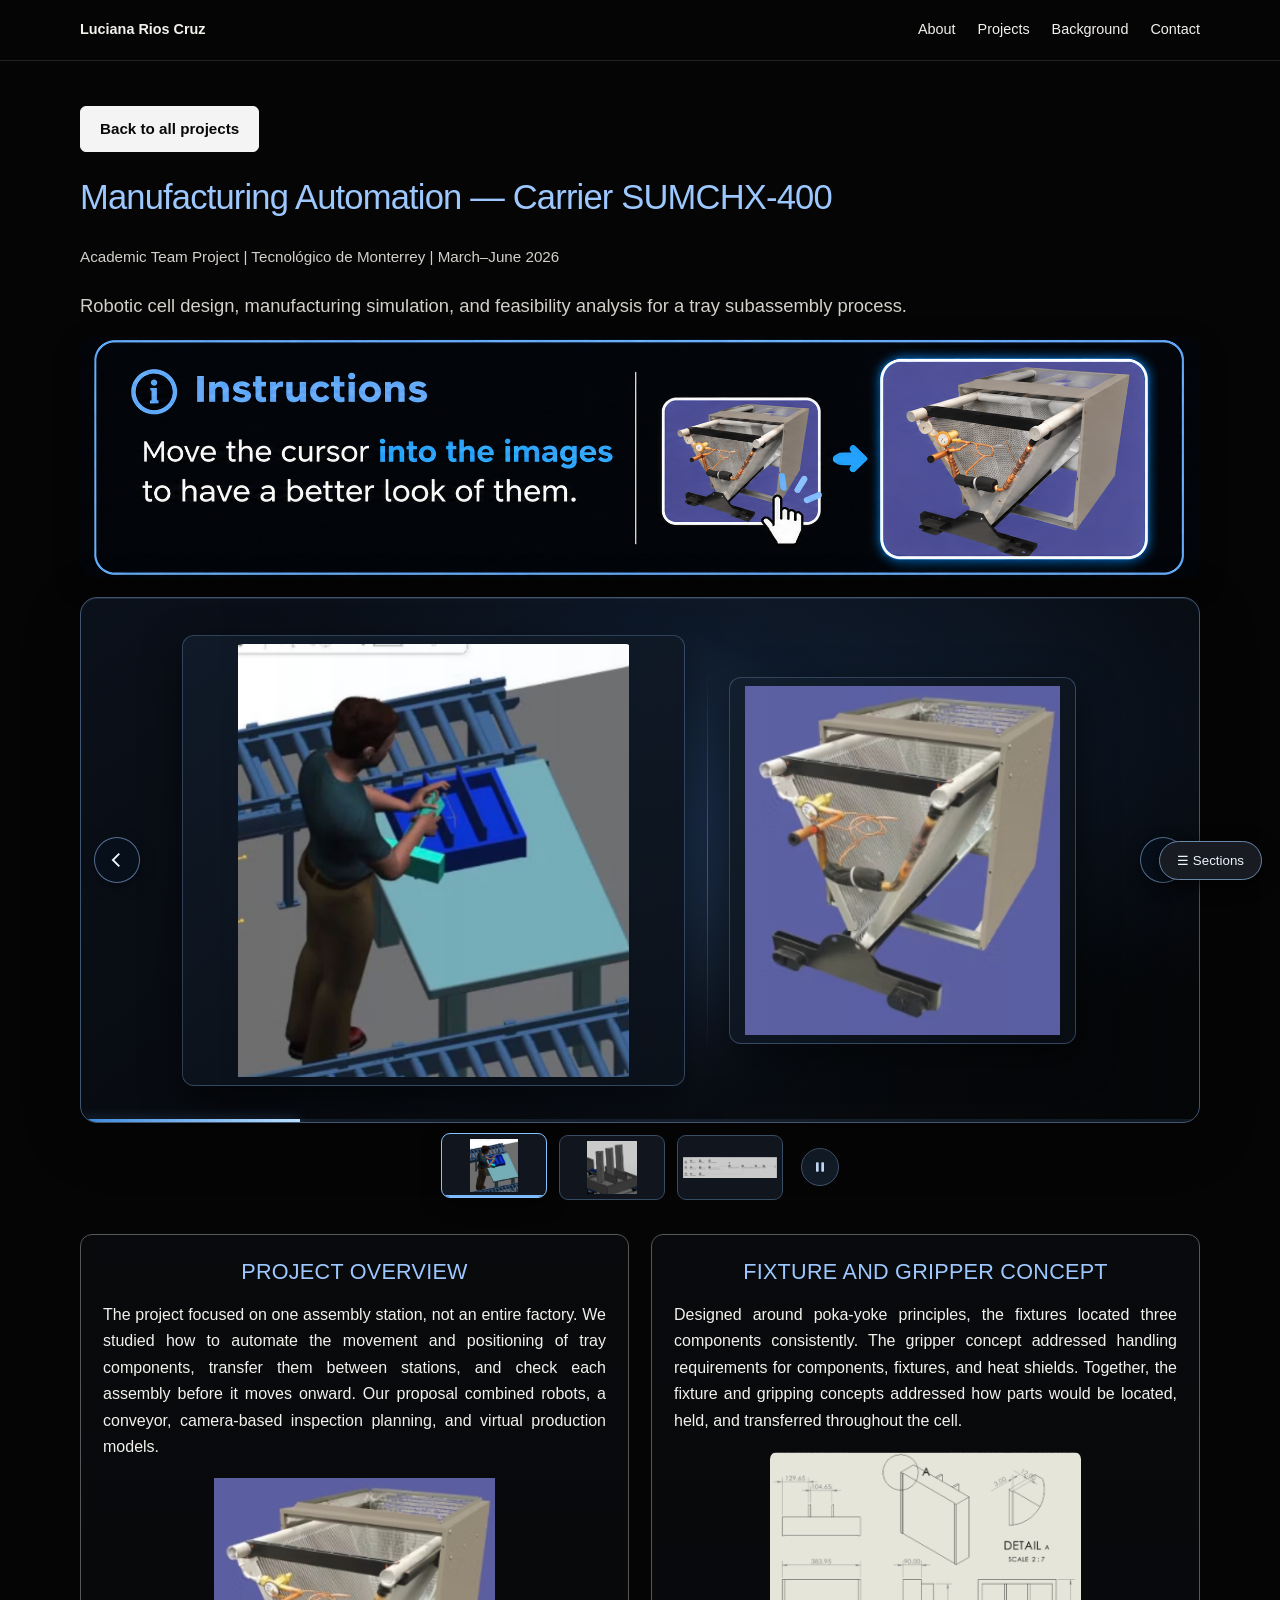
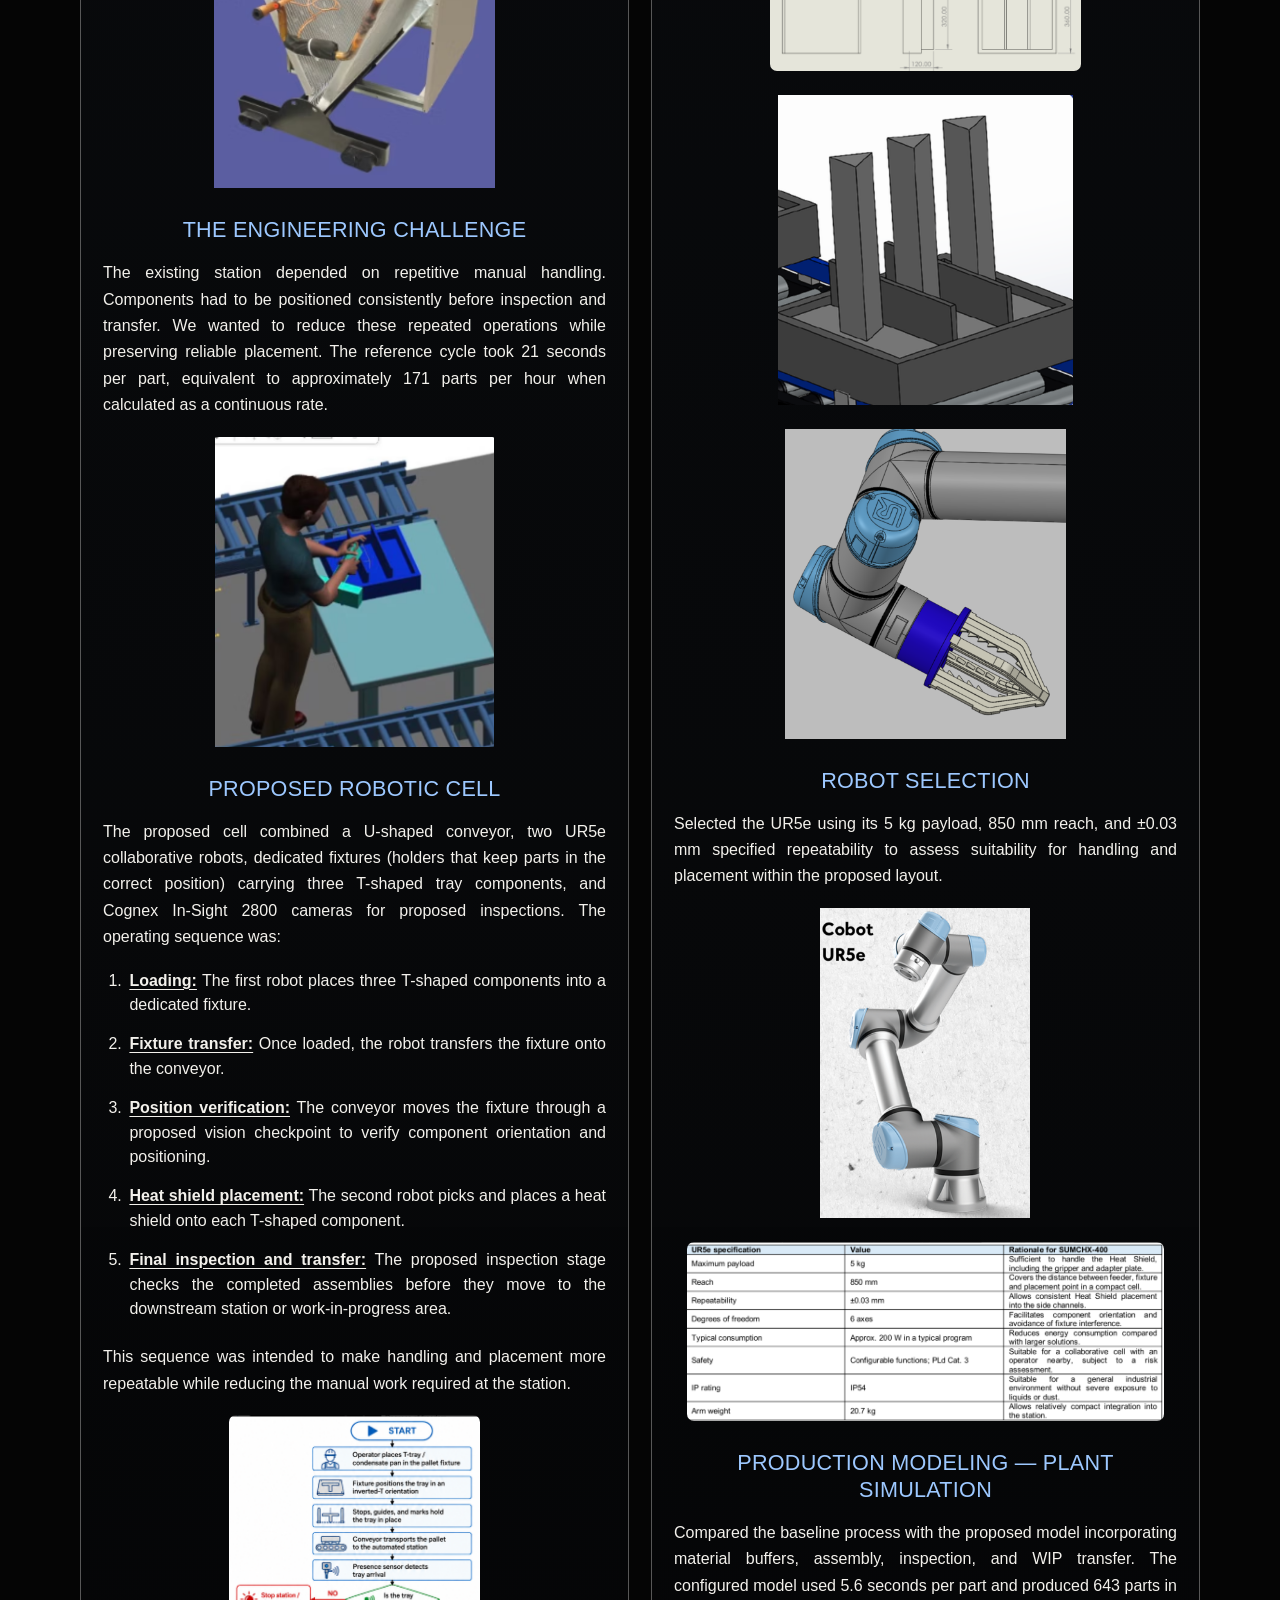
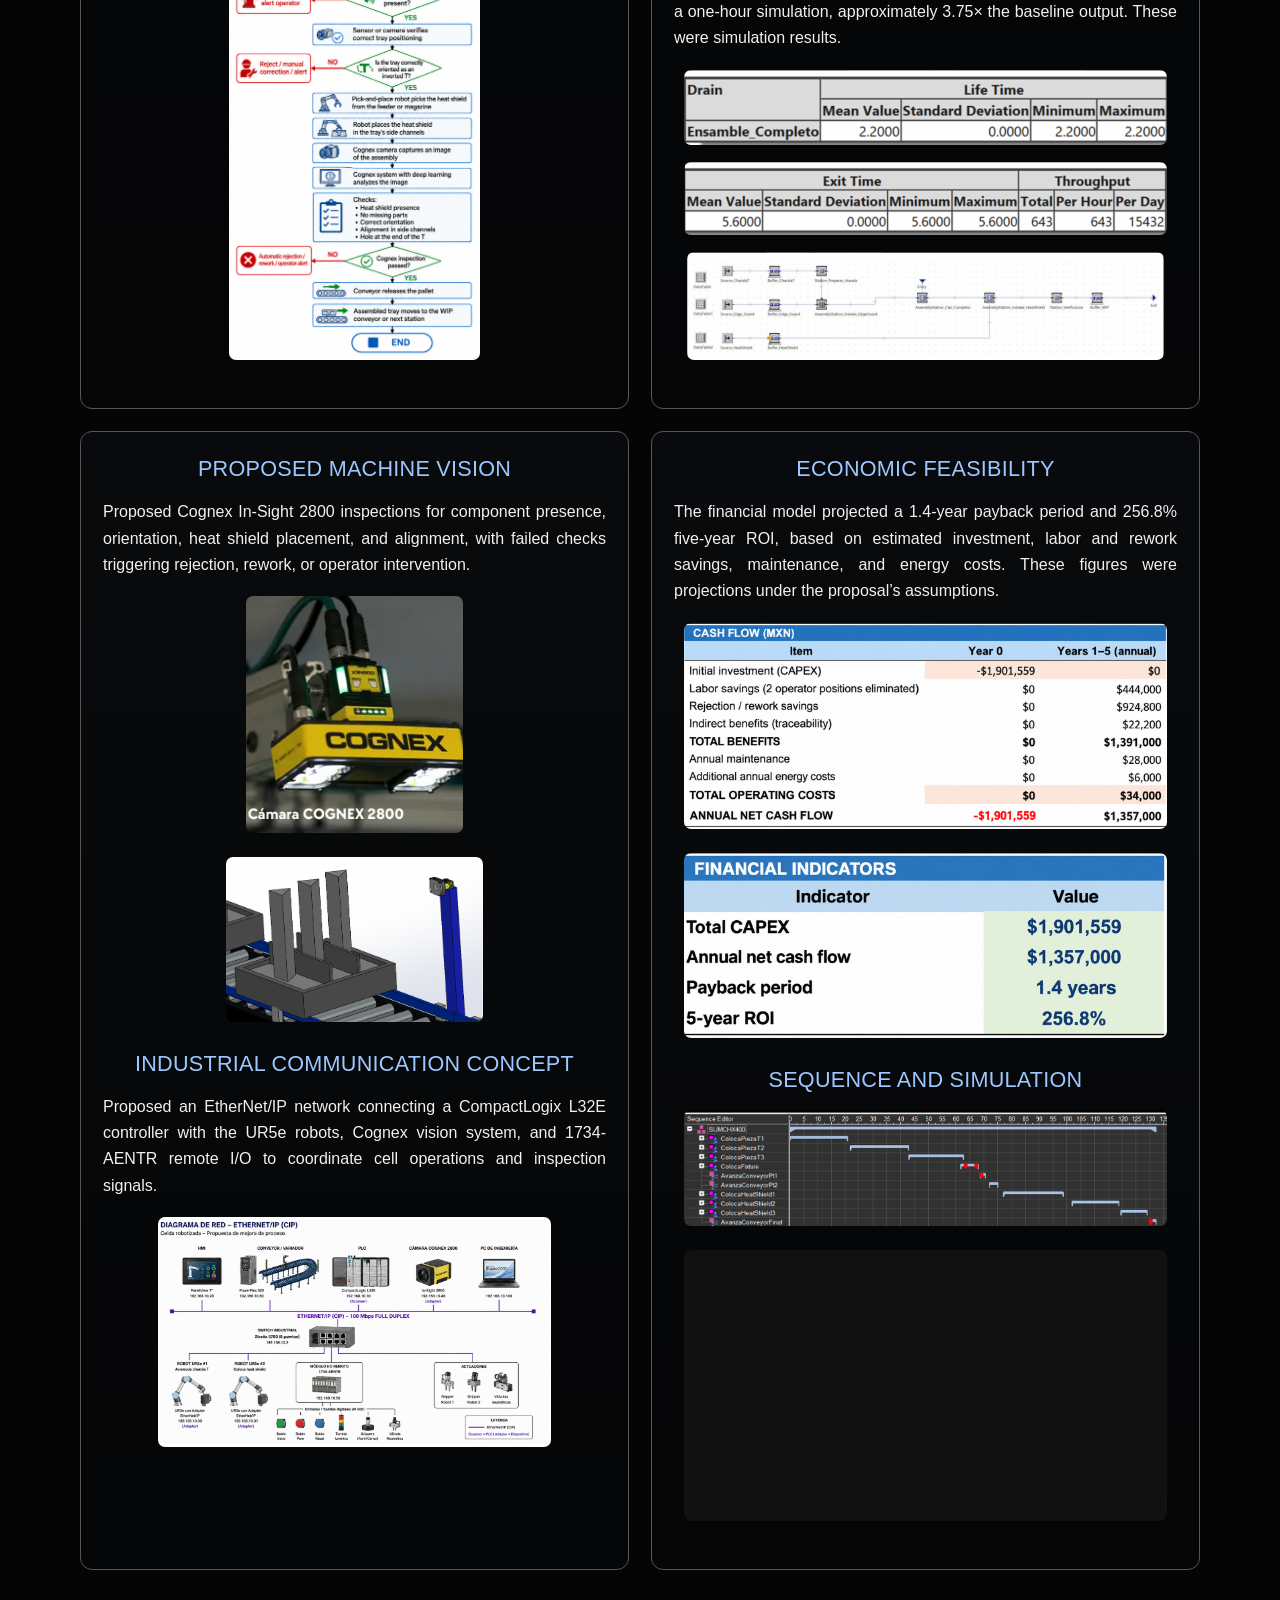
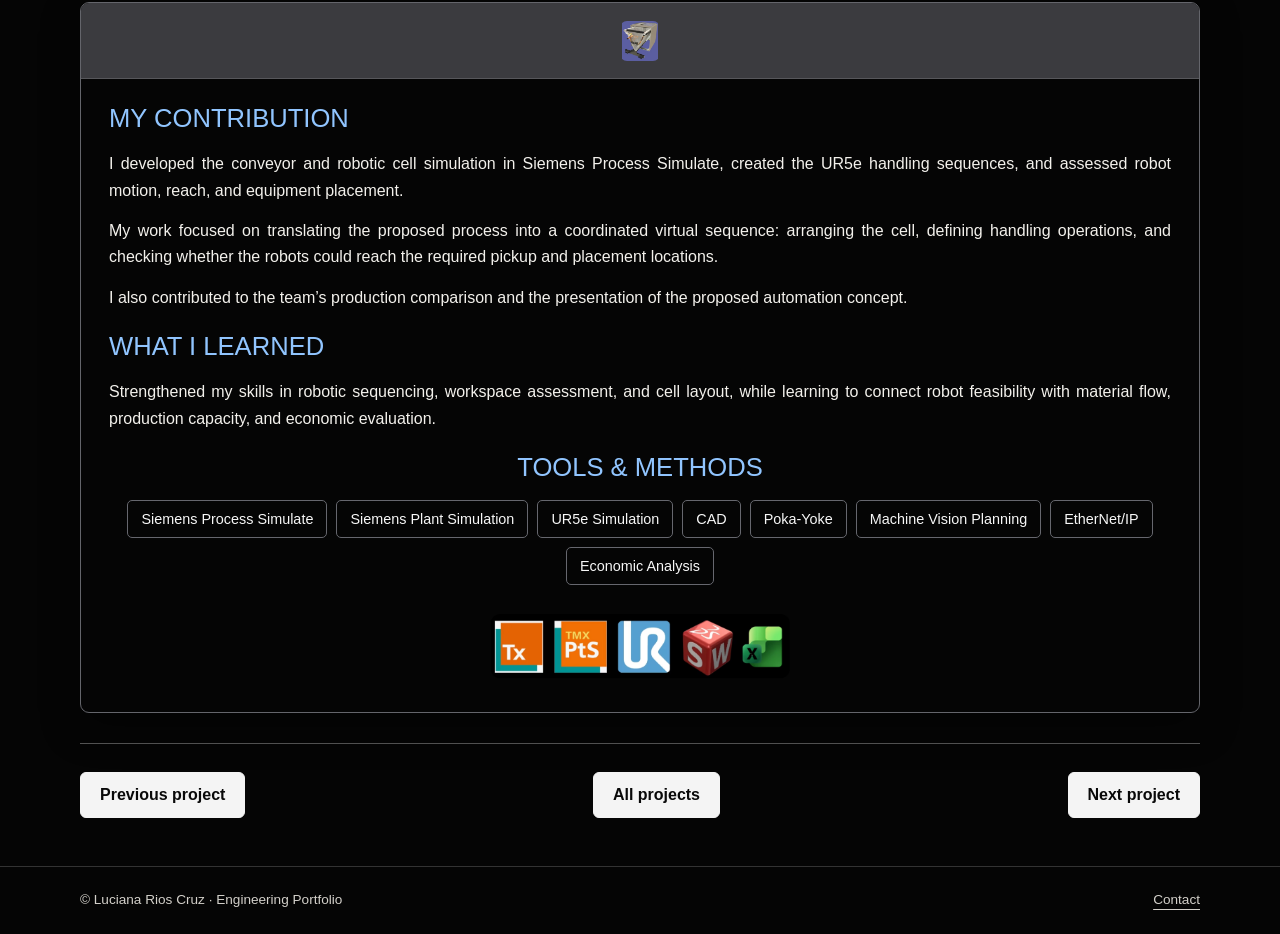
<file: carrier.html>
<!DOCTYPE html>

<html lang="en">
<head>
<meta charset="utf-8"/><meta content="width=device-width, initial-scale=1" name="viewport"/><meta content="dark" name="color-scheme"/>
<meta content="Engineering portfolio of Luciana Rios Cruz: mechatronics, robotics, automation, vision and control." name="description"/>
<title>Manufacturing Automation — Carrier SUMCHX-400 | Luciana Rios Cruz</title>
<link href="style.css" rel="stylesheet"/>
<style>/* Carrier image sizes: balanced within the original two-column page. */
#main .carrier-figure { margin: 16px auto 24px; width: min(62%, 330px); min-width:0; text-align:center; }
#main .carrier-figure a {display:block; overflow:hidden; border-radius:7px; background:transparent;}
#main .carrier-figure img { display:block; width:100%; height:auto; max-height:310px; object-fit:contain; object-position:center; transition:transform .25s ease; }
#main .carrier-figure a:hover img {transform:none}
#main .carrier-figure a:focus-visible {outline:3px solid #91c6ff;outline-offset:3px}
/* Technical tables and simulation models need more horizontal space to remain readable. */
#main .carrier-figure:has(img[src="carrier-ur5e-specifications.png"]),
#main .carrier-figure:has(img[src="carrier-throughput-results.png"]),
#main .carrier-figure:has(img[src="carrier-plant-simulation-flow.png"]) { width:95%; max-width:620px; }
#main .carrier-figure:has(img[src="carrier-ur5e-specifications.png"]) img,
#main .carrier-figure:has(img[src="carrier-throughput-results.png"]) img,
#main .carrier-figure:has(img[src="carrier-plant-simulation-flow.png"]) img {max-height:none;}
/* The process flowchart belongs directly under Proposed Robotic Cell. */
#main .carrier-figure:has(img[src="carrier-process-flowchart.png"]) {width:min(59%, 305px)}
#main .carrier-figure:has(img[src="carrier-process-flowchart.png"]) img {max-height:none}
@media (max-width:650px){
 #main .carrier-figure {width:min(80%, 340px)}
 #main .carrier-figure:has(img[src="carrier-process-flowchart.png"]) {width:min(72%, 300px)}
 #main .carrier-figure:has(img[src="carrier-ur5e-specifications.png"]),
 #main .carrier-figure:has(img[src="carrier-throughput-results.png"]),
 #main .carrier-figure:has(img[src="carrier-plant-simulation-flow.png"]) {width:100%}
}
@media(prefers-reduced-motion:reduce){#main .carrier-figure img{transition:none}#main .carrier-figure a:hover img{transform:none}}
</style><style>
/* Carrier page typography and readability */
#main .project-top h1 {
  font-size: clamp(1.65rem, 2.7vw, 2.85rem) !important;
  line-height: 1.22 !important;
  letter-spacing: -0.015em;
  font-weight: 400;
  margin-bottom: 22px;
}
@media (min-width: 1050px) {
  #main .project-top h1 { white-space: nowrap; }
}
@media (max-width: 1049px) {
  #main .project-top h1 {
    font-size: clamp(1.55rem, 4.1vw, 2.6rem) !important;
    white-space: normal;
    overflow-wrap: normal;
  }
}
/* Preserve heading alignment; justify body copy in both columns and closing sections. */
#main .project-panel p,
#main .closing p,
#main .project-panel .robotic-sequence li {
  text-align: justify !important;
  text-justify: inter-word;
  hyphens: auto;
}
#main .project-panel .robotic-sequence {
  list-style: decimal outside !important;
  padding-left: 1.45em !important;
  margin: 14px 0 22px;
}
#main .project-panel .robotic-sequence li {
  display: list-item !important;
  margin: 0 0 14px;
  padding-left: 0.2em;
  line-height: 1.55;
}
#main .project-panel .robotic-sequence li u {
  text-decoration: underline;
  text-underline-offset: 3px;
  text-decoration-thickness: 1px;
}
#main .project-panel .robotic-sequence li strong { font-weight: 700; }
@media (max-width: 650px) {
  #main .project-panel p,
  #main .closing p,
  #main .project-panel .robotic-sequence li {
    hyphens: auto;
  }
}
</style><style>
/* Additional Carrier images, sized to match the Gamma-style examples. */
#main .carrier-figure:has(img[src="carrier-cognex-camera.png"]) {
    width: min(43%, 275px);
}
#main .carrier-figure:has(img[src="carrier-vision-checkpoint.png"]) {
    width: min(51%, 355px);
}
#main .carrier-figure:has(img[src="carrier-ethernet-network.png"]),
#main .carrier-figure:has(img[src="carrier-cash-flow.png"]),
#main .carrier-figure:has(img[src="carrier-financial-indicators.png"]),
#main .carrier-figure:has(img[src="carrier-sequence-editor.png"]) {
    width: 96%;
    max-width: 620px;
}
#main .carrier-figure:has(img[src="carrier-ethernet-network.png"]) img,
#main .carrier-figure:has(img[src="carrier-cash-flow.png"]) img,
#main .carrier-figure:has(img[src="carrier-financial-indicators.png"]) img,
#main .carrier-figure:has(img[src="carrier-sequence-editor.png"]) img {
    max-height: none;
}
#main .carrier-figure:has(img[src="carrier-vision-checkpoint.png"]) img,
#main .carrier-figure:has(img[src="carrier-cognex-camera.png"]) img {
    max-height: 280px;
}
@media (max-width: 650px) {
    #main .carrier-figure:has(img[src^="carrier-vision"]),
    #main .carrier-figure:has(img[src="carrier-cognex-camera.png"]) { width: 85%; }
    #main .carrier-figure:has(img[src="carrier-ethernet-network.png"]),
    #main .carrier-figure:has(img[src="carrier-cash-flow.png"]),
    #main .carrier-figure:has(img[src="carrier-financial-indicators.png"]),
    #main .carrier-figure:has(img[src="carrier-sequence-editor.png"]) { width: 100%; }
}
</style><style>
/* Responsive YouTube embed for Sequence and Simulation. */
#main .carrier-video-embed {
  width: 96%;
  max-width: 620px;
  aspect-ratio: 16 / 9;
  margin: 18px auto 24px;
  overflow: hidden;
  border-radius: 8px;
  background: #111;
}
#main .carrier-video-embed iframe {
  display: block;
  width: 100%;
  height: 100%;
  border: 0;
}
@media (max-width: 650px) {
  #main .carrier-video-embed { width: 100%; }
}
</style><style>
/* Match Gamma: both cards in each two-column pair share one height. */
#main .project-grid {
  display: grid !important;
  grid-template-columns: repeat(2, minmax(0, 1fr)) !important;
  gap: 22px !important;
  align-items: stretch !important;
}
#main .project-grid > .project-panel {
  box-sizing: border-box;
  min-width: 0;
  height: 100%;
  align-self: stretch;
}
@media (max-width: 700px) {
  #main .project-grid {
    grid-template-columns: minmax(0, 1fr) !important;
    gap: 18px !important;
  }
}
/* Maintain video proportions and avoid oversizing the cards. */
#main .carrier-video-embed {
  max-width: 620px;
  width: 96%;
  aspect-ratio: 16 / 9;
}
</style><style>
/* Compact network diagram for a better-balanced lower card row. */
#main .carrier-figure:has(img[src="carrier-ethernet-network.png"]) {
  width: min(78%, 460px) !important;
  max-width: 460px !important;
  margin: 14px auto 18px !important;
}
/* Image dimensions and cards remain unchanged; floating hover viewer replaces scale. */
#main .carrier-figure {position:relative}
#main .carrier-figure img {cursor:zoom-in}
#main .carrier-figure a:hover img,
#main .carrier-figure a:focus-visible img {transform:none!important;box-shadow:none!important}
@media(max-width:650px){
  #main .carrier-figure:has(img[src="carrier-ethernet-network.png"]){
    width:94%!important;max-width:none!important;
  }
}
.carrier-hover-preview {
  position:fixed;
  z-index:1200;
  pointer-events:none;
  display:flex;
  opacity:0;
  visibility:hidden;
  transform:translateY(7px);
  transition:opacity 260ms ease, transform 260ms ease, visibility 260ms ease;
  box-sizing:border-box;
  padding:7px;
  background:#151515;
  border:1px solid #777;
  border-radius:10px;
  box-shadow:0 12px 38px rgba(0,0,0,.8);
  align-items:center;
  justify-content:center;
}
.carrier-hover-preview.is-visible {
  opacity:1;
  visibility:visible;
  transform:translateY(0);
}
@media(prefers-reduced-motion:reduce){
  .carrier-hover-preview{transition:none;}
}
.carrier-hover-preview img {
  display:block;
  width:100%;
  height:100%;
  object-fit:contain;
  border-radius:5px;
}
@media(hover:none),(pointer:coarse){.carrier-hover-preview{display:none!important}}
#main .carrier-hover-banner {
  margin:18px auto 4px;
  width:100%;
  max-width:100%;
  text-align:center;
}
#main .carrier-hover-banner img {
  display:block;
  width:100%;
  height:auto;
  border-radius:12px;
}
</style>
<style>
/* Carrier project final summary: one bordered table-like card. */
#main .carrier-summary-card {
  display: block !important;
  width: 100%;
  max-width: none;
  padding: 0 !important;
  margin: 32px 0 30px !important;
  border: 1px solid #64656b !important;
  border-radius: 9px !important;
  overflow: hidden;
  background: #050505 !important;
  box-sizing: border-box;
}
#main .carrier-summary-header {
  height: 76px;
  background: #3b3b3f;
  border-bottom: 1px solid #57575b;
  display: flex;
  justify-content: center;
  align-items: center;
}
#main .carrier-summary-header img {
  width: 40px;
  height: 40px;
  object-fit: contain;
  border-radius: 7px;
}
#main .carrier-summary-body {
  padding: 24px 28px 28px;
}
#main .carrier-summary-body section {
  display: block !important;
  margin: 0 0 20px !important;
  padding: 0 !important;
  border: 0 !important;
  background: transparent !important;
  text-align: left !important;
}
#main .carrier-summary-body section:last-child { margin-bottom: 0 !important; }
#main .carrier-summary-body section h2 {
  text-align: left !important;
  margin: 0 0 16px !important;
  color: #91c5ff;
  font-size: clamp(1.3rem, 2vw, 1.75rem);
  line-height: 1.25;
  font-weight: 400;
}
#main .carrier-summary-body section p {
  text-align: justify !important;
  text-justify: inter-word;
  line-height: 1.65;
  margin: 0 0 14px;
}
#main .carrier-summary-body .tags {
  display: flex !important;
  flex-wrap: wrap;
  justify-content: center;
  gap: 9px !important;
  list-style: none;
  margin: 8px 0 16px !important;
  padding: 0 !important;
}
#main .carrier-summary-body .tags li {
  display: inline-block !important;
  border: 1px solid #66676e !important;
  border-radius: 5px !important;
  padding: 9px 13px !important;
  margin: 0 !important;
  color: #f7f7f7;
  background: transparent !important;
  white-space: normal;
  line-height: 1.25;
}
#main .carrier-tools-logos {
  width: min(310px, 95%);
  max-width: 100%;
  margin: 14px auto 0;
  text-align: center;
}
#main .carrier-tools-logos img {
  width: 100%; height: auto;
  display: block;
  border-radius: 10px;
  transition: transform .2s ease;
}
@media(hover:hover) and (pointer:fine){
  #main .carrier-tools-logos a:hover img {transform:scale(1.07)}
}
@media(max-width:650px){
  #main .carrier-summary-body {padding: 20px 18px 24px}
  #main .carrier-summary-header {height: 64px}
  #main .carrier-summary-body section p {hyphens:auto}
}
@media(prefers-reduced-motion:reduce){
 #main .carrier-tools-logos img {transition:none}
 #main .carrier-tools-logos a:hover img {transform:none}
}

/* Preserve justified prose; center only the Tools & Methods section. */
#main .carrier-summary-body .tools h2 {text-align:center!important}
#main .carrier-summary-body .tools .tags {justify-content:center!important}
#main .carrier-summary-body .tools .tags li {text-align:center!important}
/* The first section stays in its gray-header bordered card. */
#main .carrier-hover-banner {margin: 0 auto 2px!important; padding:0!important}
#main .carrier-hover-banner img {width:100%;height:auto;display:block}
/* Remove excessive gaps around the illustration only. */
#main .project-top {margin-bottom:10px!important;padding-bottom:0!important}
#main .project-top .subtitle {margin-bottom:0!important}
#main .project-grid {margin-top:12px!important}
</style>
<style>
/* Consistent accessible navigation buttons; leaves project cards untouched. */
#main .project-top .back.carrier-nav-button,
#main .project-navigation a.carrier-nav-button {
  display: inline-flex !important;
  align-items:center !important;
  justify-content:center !important;
  text-align:center !important;
  text-decoration:none !important;
  background:#f4f4f4 !important;
  color:#090909 !important;
  border:1px solid #f4f4f4 !important;
  border-radius:6px !important;
  padding:12px 19px !important;
  line-height:1.25 !important;
  font-weight:650 !important;
  min-height:46px !important;
  box-sizing:border-box !important;
  box-shadow:none !important;
  transition:background .18s ease,transform .18s ease !important;
}
#main .project-top .back.carrier-nav-button {margin-bottom:24px !important;}
#main .project-navigation a.carrier-nav-button:hover,
#main .project-top .back.carrier-nav-button:hover {
  background:#cfe5ff !important;
  border-color:#cfe5ff !important;
  transform:translateY(-2px);
}
#main .project-navigation a.carrier-nav-button:focus-visible,
#main .project-top .back.carrier-nav-button:focus-visible {
  outline:3px solid #90c5ff !important;
  outline-offset:3px !important;
}
#main .project-navigation {display:flex !important;align-items:center !important;justify-content:space-between !important;gap:16px !important;}
@media(max-width:600px) {
 #main .project-navigation {flex-wrap:wrap !important;justify-content:center !important;gap:10px !important;}
 #main .project-navigation a.carrier-nav-button {flex:1 1 145px !important;}
}
@media(prefers-reduced-motion:reduce) {
 #main .project-navigation a.carrier-nav-button,
 #main .project-top .back.carrier-nav-button {transition:none!important;}
}
</style>

<style>
/* Spacing adjustment only: description → Instructions → first card row. */
#main .project-top {margin-bottom:0!important;padding-bottom:0!important;}
#main .project-top .subtitle {margin-bottom:0!important;padding-bottom:0!important;}
#main .carrier-hover-banner {margin:0 auto!important;padding:0!important;line-height:0!important;}
#main .carrier-hover-banner img {display:block;width:100%;height:auto;}
#main .project-grid {margin-top:18px!important;}
</style>
<style>
/* Balanced breathing room around the Instructions illustration. */
#main .project-top .subtitle { margin-bottom: 16px !important; }
#main .carrier-hover-banner { margin: 0 auto 8px !important; }
#main .project-grid { margin-top: 24px !important; }
</style>
<style>
/* Separate, readable Plant Simulation tables stacked above the model. */
#main .carrier-figure.carrier-plant-table {
  width:96%; max-width:620px; margin:14px auto 17px;
}
#main .carrier-figure.carrier-plant-table img {
  width:100%; max-height:none; height:auto; object-fit:contain;
}
#main .carrier-figure.carrier-plant-table + .carrier-figure.carrier-plant-table {
  margin-top:0;
}
@media(max-width:650px){
  #main .carrier-figure.carrier-plant-table {width:100%}
}
</style>
<style id="carrier-ux-ui-enhancements">
/* UX/UI enhancement layer — does not change original figure sizes or two-column grid. */
:root {--ux-blue:#91c5ff;--ux-blue-strong:#59acff}
#main .project-panel { transition:border-color 240ms ease,box-shadow 240ms ease; }
@media (hover:hover) and (pointer:fine) {
 #main .project-panel:hover {border-color:rgba(127,190,255,.78)!important;box-shadow:0 0 0 1px rgba(127,190,255,.15),0 0 24px rgba(60,144,240,.09)}
}
#main .project-panel :is(h2,h3) {scroll-margin-top:96px}
#main section[id] {scroll-margin-top:96px}
#main a:focus-visible,#main button:focus-visible {outline:3px solid var(--ux-blue)!important;outline-offset:4px}
#main .carrier-figure a {cursor:zoom-in}
/* Folded, fixed navigation never reserves or changes grid space. */
.ux-section-nav {position:fixed;right:18px;bottom:20px;z-index:1000;font:500 14px/1.4 system-ui,Arial,sans-serif}
.ux-section-trigger {background:#181b22;color:#eaf4ff;border:1px solid #6687a7;border-radius:999px;padding:11px 17px;cursor:pointer;box-shadow:0 4px 18px #000b;transition:background .2s,border-color .2s}
.ux-section-trigger:hover {background:#24384e;border-color:var(--ux-blue)}
.ux-section-menu {position:absolute;bottom:calc(100% + 10px);right:0;width:min(250px,calc(100vw - 32px));padding:8px;background:#13161d;border:1px solid #51667c;border-radius:12px;box-shadow:0 12px 35px #000d;max-height:min(360px,65vh);overflow-y:auto}
.ux-section-menu[hidden] {display:none}
.ux-section-menu a {display:block;padding:10px 12px;color:#e9f3ff;text-decoration:none;border-radius:7px}
.ux-section-menu a:hover,.ux-section-menu a.active {background:#193754;color:#b9ddff}
/* Entering viewport: opacity + subtle movement, never takes elements out of document flow */
@media (prefers-reduced-motion:no-preference) {
 #main .project-panel.ux-reveal-pending,#main .carrier-summary-card.ux-reveal-pending {opacity:0;transform:translateY(11px)}
 #main .project-panel.ux-revealed,#main .carrier-summary-card.ux-revealed {opacity:1;transform:translateY(0);transition:opacity .48s ease,transform .48s ease,border-color .24s ease,box-shadow .24s ease}
}
/* Image inspector supports hover and click-to-pin; retains source-side vs opposite-side behavior. */
.carrier-hover-preview.ux-pinned {pointer-events:auto;z-index:1500;box-shadow:0 14px 42px #000e;border-color:#8fc2ff}
.carrier-hover-preview .ux-preview-tools {position:absolute;top:10px;right:10px;display:none;gap:7px;z-index:2}
.carrier-hover-preview.ux-pinned .ux-preview-tools {display:flex}
.carrier-hover-preview .ux-preview-tools a,.carrier-hover-preview .ux-preview-tools button {border:1px solid #789bb8;border-radius:7px;padding:7px 10px;line-height:1.1;background:#101c2a;color:#fff;font:600 12px Arial,sans-serif;text-decoration:none;cursor:pointer}
.carrier-hover-preview.ux-pinned img {max-width:100%;max-height:100%;object-fit:contain}
.carrier-hover-preview .ux-pin-note {position:absolute;bottom:9px;left:12px;right:12px;display:none;text-align:center;color:#dbeaff;font:12px system-ui;pointer-events:none;text-shadow:0 1px 4px #000}
.carrier-hover-preview.ux-pinned .ux-pin-note {display:block}
@media(max-width:760px){
 .ux-section-nav {right:12px;bottom:12px}
}

@media(prefers-reduced-motion:reduce){
 #main .project-panel,.ux-section-trigger,.carrier-hover-preview {transition:none!important}
 #main .project-panel.ux-reveal-pending,#main .carrier-summary-card.ux-reveal-pending {opacity:1!important;transform:none!important}
}
</style>
<style id="carrier-cinematic-design">
/* Cinematic visual-first UX: does not resize technical images in the project sections. */
#main .cinematic-review{--cin-blue:#7ab9ff;position:relative;isolation:isolate;margin:19px 0 32px;max-width:100%;font-family:inherit}
#main .cinematic-stage{position:relative;overflow:hidden;background:radial-gradient(ellipse at 70% 28%,rgba(39,84,142,.22),transparent 54%),linear-gradient(145deg,#0b111b,#050608 82%);border:1px solid #415570;border-radius:17px;aspect-ratio:2.13;min-height:355px;box-shadow:0 15px 55px rgba(0,0,0,.32),inset 0 1px 0 rgba(160,205,255,.12)}
#main .cinematic-stage::after{content:"";position:absolute;inset:0;pointer-events:none;border-radius:inherit;background:linear-gradient(90deg,transparent 10%,rgba(113,173,255,.035) 55%,transparent 100%);z-index:3}
#main .cinematic-slide{position:absolute;inset:0;visibility:hidden;opacity:0;pointer-events:none;transform:translateX(42px) scale(.975);filter:blur(7px);transition:opacity 720ms cubic-bezier(.22,1,.36,1),transform 850ms cubic-bezier(.22,1,.36,1),filter 650ms ease,visibility 720ms}
#main .cinematic-slide.is-current{visibility:visible;opacity:1;transform:translateX(0) scale(1);filter:blur(0);pointer-events:auto;z-index:1}
#main .cinematic-scene{position:absolute;inset:0;overflow:hidden}
#main .cinematic-art{position:absolute;border:1px solid rgba(137,180,238,.30);border-radius:12px;background:linear-gradient(145deg,#101a28,#080c12);overflow:hidden;box-shadow:0 14px 38px #0009;transform:translateY(25px) scale(.975);opacity:0;transition:transform 900ms cubic-bezier(.16,1,.3,1),opacity 800ms ease,box-shadow 300ms ease;display:flex;align-items:center;justify-content:center;padding:8px;box-sizing:border-box}
#main .cinematic-slide.is-current .cinematic-art{transform:translateY(0) scale(1);opacity:1}
#main .cinematic-art:nth-of-type(2){transition-delay:100ms}
#main .cinematic-art:nth-of-type(3){transition-delay:170ms}
#main .cinematic-art:nth-of-type(4){transition-delay:230ms}
#main .cinematic-art img{width:100%;height:100%;max-height:none;object-fit:contain;display:block;border-radius:6px;transition:transform 650ms cubic-bezier(.16,1,.3,1)}
@media(hover:hover){#main .cinematic-art:hover{box-shadow:0 18px 42px #000c,0 0 0 1px rgba(137,190,255,.55);z-index:2}#main .cinematic-art:hover img{transform:scale(1.045)}}
/* Frames stagger the project photography into a deliberately composed gallery. */
#main .manual-main{inset:7% auto 7% 9%;width:45%}
#main .manual-tray{inset:15% 11% 15% auto;width:31%}
#main .deco-manual{position:absolute;left:56%;top:13%;bottom:13%;width:1px;background:linear-gradient(transparent,#679fc9 50%,transparent);opacity:.45}
#main .solution-robot{inset:8% auto 8% 8%;width:23%}
#main .solution-fixture{inset:9% auto 9% 34%;width:31%}
#main .solution-gripper{inset:9% 8% auto auto;width:24%;height:40%}
#main .solution-vision{inset:auto 8% 9% auto;width:24%;height:40%}
#main .simulation-flow{inset:8% 8% auto 8%;height:37%}
#main .simulation-life{inset:49% auto auto 8%;width:40%;height:20%}
#main .simulation-throughput{inset:auto auto 8% 8%;width:40%;height:20%}
#main .simulation-sequence{inset:49% 8% 8% auto;width:40%}
#main .cinematic-arrow{position:absolute;z-index:5;top:50%;transform:translateY(-50%);border:1px solid rgba(152,193,247,.54);border-radius:50%;height:46px;width:46px;display:grid;place-items:center;background:rgba(8,17,29,.80);color:#f0f6ff;cursor:pointer;backdrop-filter:blur(9px);transition:background .2s ease,border-color .2s ease,transform .2s ease;box-shadow:0 4px 16px rgba(0,0,0,.35)}
#main .cinematic-arrow:hover{background:rgba(43,93,143,.95);border-color:#a0ceff;transform:translateY(-50%) scale(1.07)}
#main .cinematic-arrow svg{height:22px;width:22px}
#main .cinematic-back{left:13px}
#main .cinematic-next{right:13px}
#main .cinematic-progress{position:absolute;bottom:0;left:0;right:0;height:3px;background:rgba(104,162,223,.12);z-index:6}
#main .cinematic-progress span{display:block;height:100%;width:0%;background:linear-gradient(90deg,#3a88dd,#b8dfff);box-shadow:0 0 12px #76b5ff66}
#main .cinematic-thumbnails{display:flex;align-items:center;justify-content:center;gap:12px;padding:12px 2px 2px}
#main .cinematic-thumb{position:relative;display:flex;align-items:center;justify-content:center;height:65px;width:106px;padding:5px;background:#10151e;border:1px solid #384c63;border-radius:9px;overflow:hidden;cursor:pointer;transition:transform .22s ease,border-color .22s ease,box-shadow .22s ease}
#main .cinematic-thumb img{height:100%;width:100%;object-fit:contain;filter:saturate(.7) brightness(.8);transition:filter .25s ease}
#main .cinematic-thumb:hover,#main .cinematic-thumb.is-current{transform:translateY(-2px);border-color:#84c3ff;box-shadow:0 6px 18px #0008}
#main .cinematic-thumb:hover img,#main .cinematic-thumb.is-current img{filter:none}
#main .cinematic-thumb-active{position:absolute;bottom:0;left:0;right:0;height:2px;background:#7abaff;opacity:0}
#main .cinematic-thumb.is-current .cinematic-thumb-active{opacity:1}
#main .cinematic-play-toggle{height:38px;width:38px;border:1px solid #405670;border-radius:50%;display:grid;place-items:center;background:#121c28;color:#c6e1ff;cursor:pointer;margin-left:6px}
#main .cinematic-play-toggle svg{width:16px;height:16px}
#main .cinematic-play-toggle .cinematic-play{display:none}
#main .cinematic-play-toggle[aria-pressed=true] .cinematic-pause{display:none}
#main .cinematic-play-toggle[aria-pressed=true] .cinematic-play{display:block}
/* Preserve original card geometry; improve surface quality, heading spacing, navigation. */
#main .project-panel{border-radius:12px!important;background:linear-gradient(180deg,rgba(13,17,23,.40),rgba(5,6,8,.55))!important;transition:border-color .26s ease,box-shadow .26s ease}
#main .project-panel section+section{margin-top:29px}
#main .project-panel h2{letter-spacing:.012em}
#main .carrier-summary-card{box-shadow:0 14px 38px #0006}
#main .project-top h1{letter-spacing:-.024em!important}
#main .project-navigation a{transition:background .22s ease,transform .22s ease}
@media(max-width:850px){#main .cinematic-stage{aspect-ratio:1.5;min-height:340px}#main .manual-main{width:47%;left:7%}#main .manual-tray{width:34%;right:8%}#main .solution-robot{left:7%}#main .solution-fixture{left:33%}#main .solution-gripper,#main .solution-vision{right:6%}}
@media(max-width:600px){#main .cinematic-review{margin:14px 0 22px}#main .cinematic-stage{aspect-ratio:1.12;min-height:310px;border-radius:11px}#main .cinematic-arrow{width:35px;height:35px}#main .cinematic-arrow svg{height:18px;width:18px}#main .cinematic-back{left:6px}#main .cinematic-next{right:6px}#main .manual-main{left:8%;top:8%;width:48%;bottom:8%}#main .manual-tray{right:8%;top:17%;width:33%;bottom:17%}#main .solution-robot{left:8%;top:8%;bottom:8%;width:31%}#main .solution-fixture{left:43%;top:8%;bottom:8%;width:31%}#main .solution-gripper,#main .solution-vision{right:4%;width:20%;height:38%}#main .simulation-flow{left:8%;right:8%;height:30%}#main .simulation-life{top:43%;width:40%;height:20%}#main .simulation-throughput{bottom:8%;width:40%;height:20%}#main .simulation-sequence{top:43%;bottom:8%;width:40%}#main .cinematic-thumb{width:78px;height:53px}#main .cinematic-thumbnails{gap:8px}#main .cinematic-art{padding:4px;border-radius:7px}#main .project-panel section+section{margin-top:22px}}
@media(prefers-reduced-motion:reduce){#main .cinematic-slide,#main .cinematic-art,#main .cinematic-art img,#main .cinematic-thumb{transition:none!important;animation:none!important}#main .cinematic-progress{display:none}}
</style>

<style id="carrier-parallax-design">
/* Parallax motion layer for the cinematic review and a more premium motion feel. */
#main .cinematic-stage{perspective:1600px;transform-style:preserve-3d;overflow:hidden}
#main .cinematic-stage::before{content:"";position:absolute;inset:-18%;pointer-events:none;z-index:0;background:radial-gradient(circle at var(--mx,50%) var(--my,40%),rgba(95,165,255,.14),transparent 28%),radial-gradient(circle at calc(100% - var(--mx,50%)) calc(100% - var(--my,40%)),rgba(69,122,201,.10),transparent 34%);opacity:.9;transition:opacity .35s ease,transform .45s ease}
#main .cinematic-scene{transform-style:preserve-3d}
#main .cinematic-slide{will-change:opacity,transform,filter}
#main .cinematic-art{will-change:transform,opacity;backface-visibility:hidden;transform-origin:center center}
#main .cinematic-art img{will-change:transform;backface-visibility:hidden}
#main .cinematic-slide.is-current .cinematic-art{animation:carrierFloatIn 950ms cubic-bezier(.18,.88,.24,1) both}
#main .cinematic-slide.is-current .cinematic-art:nth-of-type(2){animation-delay:110ms}
#main .cinematic-slide.is-current .cinematic-art:nth-of-type(3){animation-delay:180ms}
#main .cinematic-slide.is-current .cinematic-art:nth-of-type(4){animation-delay:250ms}
@keyframes carrierFloatIn{from{opacity:0;transform:translate3d(0,34px,0) scale(.965)}to{opacity:1;transform:translate3d(0,0,0) scale(1)}}
#main .cinematic-stage:hover .cinematic-arrow{box-shadow:0 8px 20px rgba(0,0,0,.4),0 0 0 1px rgba(125,188,255,.22)}
#main .carrier-hover-banner{margin-top:22px;margin-bottom:14px;transform:translateZ(0)}
#main .carrier-hover-banner img{transition:transform .7s cubic-bezier(.16,1,.3,1),box-shadow .35s ease;box-shadow:0 8px 28px rgba(0,0,0,.22)}
@media(hover:hover){#main .carrier-hover-banner:hover img{transform:translateY(-2px) scale(1.01);box-shadow:0 16px 34px rgba(0,0,0,.3)}}
#main .project-panel,#main .carrier-summary-card{transition:transform .45s cubic-bezier(.16,1,.3,1),box-shadow .32s ease,border-color .28s ease}
#main .project-panel.ux-revealed,#main .carrier-summary-card.ux-revealed{transform:translateY(0)}
#main .project-panel.ux-reveal-pending,#main .carrier-summary-card.ux-reveal-pending{transform:translateY(18px)}
@media(prefers-reduced-motion:reduce){#main .cinematic-stage::before,#main .carrier-hover-banner img,#main .project-panel,#main .carrier-summary-card{transition:none!important}#main .cinematic-slide.is-current .cinematic-art{animation:none!important}}
</style>

</head>
<body>
<a class="skip" href="#main">Skip to content</a>
<header class="site-header"><nav aria-label="Main navigation" class="wrap"><a class="brand" href="index.html">Luciana Rios Cruz</a><div class="nav-links"><a href="index.html#about">About</a><a href="index.html#projects">Projects</a><a href="background.html">Background</a><a href="index.html#contact">Contact</a></div></nav></header>
<main class="wrap" id="main">
<nav class="ux-section-nav" aria-label="Carrier sections">
  <button class="ux-section-trigger" aria-expanded="false" aria-controls="ux-sections-menu" type="button"><span aria-hidden="true">☰</span> Sections</button>
  <div class="ux-section-menu" id="ux-sections-menu" hidden>
    <a href="#project-review">Project review</a>
    <a href="#project-overview">Technical overview</a>
    <a href="#proposed-robotic-cell">Robotic cell</a>
    <a href="#production-modeling-plant-simulation">Plant Simulation</a>
    <a href="#industrial-communication-concept">Communication</a>
    <a href="#economic-feasibility">Economic feasibility</a>
    <a href="#my-contribution">My contribution</a>
  </div>
</nav>

<div class="project-top"><a class="back carrier-nav-button" href="index.html#projects">Back to all projects</a><h1>Manufacturing Automation — Carrier SUMCHX-400</h1><p class="meta">Academic Team Project | Tecnológico de Monterrey | March–June 2026</p><p class="subtitle">Robotic cell design, manufacturing simulation, and feasibility analysis for a tray subassembly process.</p>
<figure class="carrier-hover-banner">
  <img src="carrier-hover-instruction.png"
       alt="Instructions: Move the cursor into the images to have a better look of them. A smaller Carrier tray assembly image becomes a larger preview."
       loading="eager">
</figure></div>
<section class="cinematic-review" id="project-review" aria-label="Interactive visual gallery of the Carrier automation project">
  <div class="cinematic-stage" aria-roledescription="carousel" aria-label="Project image gallery" tabindex="0">
    <div class="cinematic-slide is-current" data-scene="0" aria-roledescription="slide" aria-label="1 of 3: Manual assembly and tray components">
      <div class="cinematic-scene scene-manual">
        <div class="cinematic-art manual-main"><img src="carrier-manual-station.png" alt="Operator handling parts at the original manual tray station" loading="eager"></div>
        <div class="cinematic-art manual-tray"><img src="carrier-tray-assembly.png" alt="Carrier tray subassembly studied for automation" loading="eager"></div>
        <div class="cinematic-decoration deco-manual" aria-hidden="true"></div>
      </div>
    </div>
    <div class="cinematic-slide" data-scene="1" aria-roledescription="slide" aria-label="2 of 3: Robots, fixtures, vision and handling design" aria-hidden="true" inert>
      <div class="cinematic-scene scene-solution">
        <div class="cinematic-art solution-robot"><img src="carrier-ur5e.png" alt="UR5e collaborative robot proposed for the cell" loading="lazy"></div>
        <div class="cinematic-art solution-fixture"><img src="carrier-fixture-model.png" alt="CAD model of the positioning fixture" loading="lazy"></div>
        <div class="cinematic-art solution-gripper"><img src="carrier-robot-gripper.png" alt="Robot gripper and handling tool concept" loading="lazy"></div>
        <div class="cinematic-art solution-vision"><img src="carrier-vision-checkpoint.png" alt="Machine vision checkpoint model" loading="lazy"></div>
      </div>
    </div>
    <div class="cinematic-slide" data-scene="2" aria-roledescription="slide" aria-label="3 of 3: Production model and simulation output" aria-hidden="true" inert>
      <div class="cinematic-scene scene-simulation">
        <div class="cinematic-art simulation-flow"><img src="carrier-plant-simulation-flow.png" alt="Plant Simulation layout and modeled sequence" loading="lazy"></div>
        <div class="cinematic-art simulation-life"><img src="carrier-plant-lifetime.png" alt="Simulation result table showing life time" loading="lazy"></div>
        <div class="cinematic-art simulation-throughput"><img src="carrier-plant-exit-throughput.png" alt="Simulation result table showing exit time and throughput" loading="lazy"></div>
        <div class="cinematic-art simulation-sequence"><img src="carrier-sequence-editor.png" alt="Siemens Process Simulate robotic sequence timeline" loading="lazy"></div>
      </div>
    </div>
    <button class="cinematic-arrow cinematic-back" type="button" aria-label="Previous images"><svg viewBox="0 0 24 24" fill="none" stroke="currentColor" stroke-width="2" aria-hidden="true"><path d="M14.5 5 7.5 12l7 7"/></svg></button>
    <button class="cinematic-arrow cinematic-next" type="button" aria-label="Next images"><svg viewBox="0 0 24 24" fill="none" stroke="currentColor" stroke-width="2" aria-hidden="true"><path d="m9.5 5 7 7-7 7"/></svg></button>
    <div class="cinematic-progress" aria-hidden="true"><span></span></div>
  </div>
  <div class="cinematic-thumbnails" aria-label="Choose image gallery section">
    <button class="cinematic-thumb is-current" type="button" data-go="0" aria-label="Show original manual station" aria-current="true"><img src="carrier-manual-station.png" alt=""><span class="cinematic-thumb-active" aria-hidden="true"></span></button>
    <button class="cinematic-thumb" type="button" data-go="1" aria-label="Show proposed robotic automation" aria-current="false"><img src="carrier-fixture-model.png" alt=""><span class="cinematic-thumb-active" aria-hidden="true"></span></button>
    <button class="cinematic-thumb" type="button" data-go="2" aria-label="Show simulation output" aria-current="false"><img src="carrier-plant-simulation-flow.png" alt=""><span class="cinematic-thumb-active" aria-hidden="true"></span></button>
    <button class="cinematic-play-toggle" type="button" aria-label="Pause gallery animation" aria-pressed="false"><svg class="cinematic-pause" viewBox="0 0 24 24" fill="currentColor" aria-hidden="true"><rect x="6" y="5" width="4" height="14" rx="1"/><rect x="14" y="5" width="4" height="14" rx="1"/></svg><svg class="cinematic-play" viewBox="0 0 24 24" fill="currentColor" aria-hidden="true"><path d="m8 5 11 7-11 7V5Z"/></svg></button>
  </div>
</section>
<div class="project-grid">
<div class="project-panel">
<section id="project-overview"><h2>PROJECT OVERVIEW</h2><p>The project focused on one assembly station, not an entire factory. We studied how to automate the movement and positioning of tray components, transfer them between stations, and check each assembly before it moves onward. Our proposal combined robots, a conveyor, camera-based inspection planning, and virtual production models.</p><figure class="carrier-figure"><a href="carrier-tray-assembly.png" rel="noopener noreferrer" target="_blank"><img alt="SUMCHX-400 tray subassembly reference" decoding="async" loading="lazy" src="carrier-tray-assembly.png"/></a></figure></section>
<section id="the-engineering-challenge"><h2>THE ENGINEERING CHALLENGE</h2><p>The existing station depended on repetitive manual handling. Components had to be positioned consistently before inspection and transfer. We wanted to reduce these repeated operations while preserving reliable placement. The reference cycle took 21 seconds per part, equivalent to approximately 171 parts per hour when calculated as a continuous rate.</p><figure class="carrier-figure"><a href="carrier-manual-station.png" rel="noopener noreferrer" target="_blank"><img alt="Operator handling components at the tray assembly station in the simulation" decoding="async" loading="lazy" src="carrier-manual-station.png"/></a></figure></section>
<section id="proposed-robotic-cell"><h2>PROPOSED ROBOTIC CELL</h2><p>The proposed cell combined a U-shaped conveyor, two UR5e collaborative robots, dedicated fixtures (holders that keep parts in the correct position) carrying three T-shaped tray components, and Cognex In-Sight 2800 cameras for proposed inspections. The operating sequence was:</p>
<ol class="robotic-sequence"><li><u><strong>Loading:</strong></u> The first robot places three T-shaped components into a dedicated fixture.</li><li><u><strong>Fixture transfer:</strong></u> Once loaded, the robot transfers the fixture onto the conveyor.</li><li><u><strong>Position verification:</strong></u> The conveyor moves the fixture through a proposed vision checkpoint to verify component orientation and positioning.</li><li><u><strong>Heat shield placement:</strong></u> The second robot picks and places a heat shield onto each T-shaped component.</li><li><u><strong>Final inspection and transfer:</strong></u> The proposed inspection stage checks the completed assemblies before they move to the downstream station or work-in-progress area.</li></ol>
<p>This sequence was intended to make handling and placement more repeatable while reducing the manual work required at the station.</p><figure class="carrier-figure"><a href="carrier-process-flowchart.png" rel="noopener noreferrer" target="_blank"><img alt="Proposed sequence from loading and inspection through tray release" decoding="async" loading="lazy" src="carrier-process-flowchart.png"/></a></figure></section>
</div>
<div class="project-panel">
<section id="fixture-and-gripper-concept"><h2>FIXTURE AND GRIPPER CONCEPT</h2><p>Designed around poka-yoke principles, the fixtures located three components consistently. The gripper concept addressed handling requirements for components, fixtures, and heat shields. Together, the fixture and gripping concepts addressed how parts would be located, held, and transferred throughout the cell.</p><figure class="carrier-figure"><a href="carrier-fixture-drawing.png" rel="noopener noreferrer" target="_blank"><img alt="Dimensional drawing of the fixture design" decoding="async" loading="lazy" src="carrier-fixture-drawing.png"/></a></figure><figure class="carrier-figure"><a href="carrier-fixture-model.png" rel="noopener noreferrer" target="_blank"><img alt="CAD model of a three-component positioning fixture" decoding="async" loading="lazy" src="carrier-fixture-model.png"/></a></figure><figure class="carrier-figure"><a href="carrier-robot-gripper.png" rel="noopener noreferrer" target="_blank"><img alt="Gripper design attached to a collaborative robot" decoding="async" loading="lazy" src="carrier-robot-gripper.png"/></a></figure></section>
<section id="robot-selection"><h2>ROBOT SELECTION</h2><p>Selected the UR5e using its 5 kg payload, 850 mm reach, and ±0.03 mm specified repeatability to assess suitability for handling and placement within the proposed layout.</p><figure class="carrier-figure"><a href="carrier-ur5e.png" rel="noopener noreferrer" target="_blank"><img alt="UR5e collaborative robot used in the proposed cell" decoding="async" loading="lazy" src="carrier-ur5e.png"/></a></figure><figure class="carrier-figure"><a href="carrier-ur5e-specifications.png" rel="noopener noreferrer" target="_blank"><img alt="Table of UR5e technical specifications and selection rationale" decoding="async" loading="lazy" src="carrier-ur5e-specifications.png"/></a></figure></section>
<section id="production-modeling-plant-simulation"><h2>PRODUCTION MODELING — PLANT SIMULATION</h2><p>Compared the baseline process with the proposed model incorporating material buffers, assembly, inspection, and WIP transfer. The configured model used 5.6 seconds per part and produced 643 parts in a one-hour simulation, approximately 3.75× the baseline output. These were simulation results.</p><figure class="carrier-figure carrier-plant-table"><a href="carrier-plant-lifetime.png" rel="noopener noreferrer" target="_blank"><img alt="Plant Simulation Life Time results: Ensemble_Completo mean 2.2 seconds" decoding="async" loading="lazy" src="carrier-plant-lifetime.png"/></a></figure><figure class="carrier-figure carrier-plant-table"><a href="carrier-plant-exit-throughput.png" rel="noopener noreferrer" target="_blank"><img alt="Plant Simulation Exit Time and Throughput results: 5.6 seconds per piece and 643 units per hour" decoding="async" loading="lazy" src="carrier-plant-exit-throughput.png"/></a></figure><figure class="carrier-figure"><a href="carrier-plant-simulation-flow.png" rel="noopener noreferrer" target="_blank"><img alt="Plant Simulation production flow model with sources buffers assembly and inspection" decoding="async" loading="lazy" src="carrier-plant-simulation-flow.png"/></a></figure></section>
</div>
<div class="project-panel">
<section id="proposed-machine-vision"><h2>PROPOSED MACHINE VISION</h2><p>Proposed Cognex In-Sight 2800 inspections for component presence, orientation, heat shield placement, and alignment, with failed checks triggering rejection, rework, or operator intervention.</p><figure class="carrier-figure"><a href="carrier-cognex-camera.png" rel="noopener noreferrer" target="_blank"><img alt="Cognex In-Sight 2800 industrial camera" decoding="async" loading="lazy" src="carrier-cognex-camera.png"/></a></figure><figure class="carrier-figure"><a href="carrier-vision-checkpoint.png" rel="noopener noreferrer" target="_blank"><img alt="Simulated camera checkpoint for tray orientation and presence" decoding="async" loading="lazy" src="carrier-vision-checkpoint.png"/></a></figure></section>
<section id="industrial-communication-concept"><h2>INDUSTRIAL COMMUNICATION CONCEPT</h2><p>Proposed an EtherNet/IP network connecting a CompactLogix L32E controller with the UR5e robots, Cognex vision system, and 1734-AENTR remote I/O to coordinate cell operations and inspection signals.</p><figure class="carrier-figure"><a href="carrier-ethernet-network.png" rel="noopener noreferrer" target="_blank"><img alt="Proposed EtherNet/IP architecture connecting robot controllers, cameras, PLC and I/O" decoding="async" loading="lazy" src="carrier-ethernet-network.png"/></a></figure></section>
</div>
<div class="project-panel">
<section id="economic-feasibility"><h2>ECONOMIC FEASIBILITY</h2><p>The financial model projected a 1.4-year payback period and 256.8% five-year ROI, based on estimated investment, labor and rework savings, maintenance, and energy costs. These figures were projections under the proposal’s assumptions.</p><figure class="carrier-figure"><a href="carrier-cash-flow.png" rel="noopener noreferrer" target="_blank"><img alt="Estimated cash flow in Mexican pesos for the automation proposal" decoding="async" loading="lazy" src="carrier-cash-flow.png"/></a></figure><figure class="carrier-figure"><a href="carrier-financial-indicators.png" rel="noopener noreferrer" target="_blank"><img alt="Projected investment, cash flow, payback and five-year ROI" decoding="async" loading="lazy" src="carrier-financial-indicators.png"/></a></figure></section><section id="sequence-and-simulation"><h2>SEQUENCE AND SIMULATION</h2><figure class="carrier-figure"><a href="carrier-sequence-editor.png" rel="noopener noreferrer" target="_blank"><img alt="Siemens Process Simulate robot sequence editor timeline" decoding="async" loading="lazy" src="carrier-sequence-editor.png"/></a></figure><div class="carrier-video-embed"><iframe allow="accelerometer; autoplay; clipboard-write; encrypted-media; gyroscope; picture-in-picture; web-share" allowfullscreen="True" loading="lazy" referrerpolicy="strict-origin-when-cross-origin" src="https://www.youtube-nocookie.com/embed/rNXQirdwtNo?autoplay=1&amp;mute=1&amp;loop=1&amp;playlist=rNXQirdwtNo&amp;playsinline=1&amp;rel=0" title="Carrier robotic cell sequence and simulation"></iframe></div></section>
</div>
</div>
<div class="closing carrier-summary-card"><div class="carrier-summary-header"><img alt="" loading="lazy" src="carrier-tray-assembly.png"/></div>



<div class="carrier-summary-body"><section id="my-contribution"><h2>MY CONTRIBUTION</h2><p>I developed the conveyor and robotic cell simulation in Siemens Process Simulate, created the UR5e handling sequences, and assessed robot motion, reach, and equipment placement.</p><p>My work focused on translating the proposed process into a coordinated virtual sequence: arranging the cell, defining handling operations, and checking whether the robots could reach the required pickup and placement locations.</p><p>I also contributed to the team’s production comparison and the presentation of the proposed automation concept.</p></section><section id="what-i-learned"><h2>WHAT I LEARNED</h2><p>Strengthened my skills in robotic sequencing, workspace assessment, and cell layout, while learning to connect robot feasibility with material flow, production capacity, and economic evaluation.</p></section><section class="tools"><h2>TOOLS &amp; METHODS</h2><ul class="tags"><li>Siemens Process Simulate</li><li>Siemens Plant Simulation</li><li>UR5e Simulation</li><li>CAD</li><li>Poka-Yoke</li><li>Machine Vision Planning</li><li>EtherNet/IP</li><li>Economic Analysis</li></ul><figure class="carrier-tools-logos"><a href="carrier-software-logos.png" rel="noopener noreferrer" target="_blank" title="View software logos"><img alt="Software used: Siemens Tecnomatix Process Simulate, Siemens Plant Simulation, Universal Robots, SolidWorks and Microsoft Excel" loading="lazy" src="carrier-software-logos.png"/></a></figure></section></div></div>
<nav aria-label="Project navigation" class="project-navigation"><a class="carrier-nav-button" href="cab-climate.html">Previous project</a><a class="button light carrier-nav-button" href="index.html#projects">All projects</a><a class="carrier-nav-button" href="machine-vision.html">Next project</a></nav>
</main><footer><div class="wrap">© Luciana Rios Cruz · Engineering Portfolio<a href="index.html#contact">Contact</a></div></footer>

<script id="carrier-ux-ui-script">
(() => {
 'use strict';
 // Progressive enhancement: full-size originals remain accessible as regular links.
 const images=[...document.querySelectorAll('#main .carrier-figure img')];
 const hoverCapable=matchMedia('(hover:hover) and (pointer:fine)');
 const viewer=document.createElement('div');
 viewer.className='carrier-hover-preview';
 viewer.setAttribute('role','dialog');viewer.setAttribute('aria-label','Enlarged engineering image');
 viewer.setAttribute('aria-modal','false');
 const display=document.createElement('img');display.alt='Enlarged engineering image';
 const tools=document.createElement('div');tools.className='ux-preview-tools';
 const open=document.createElement('a');open.target='_blank';open.rel='noopener noreferrer';open.textContent='Open original ↗';
 const close=document.createElement('button');close.type='button';close.textContent='Close ×';close.setAttribute('aria-label','Close enlarged image');
 tools.append(open,close);
 const note=document.createElement('div');note.className='ux-pin-note';note.textContent='Pinned image · Esc to close';
 viewer.append(display,tools,note);document.body.append(viewer);
 let pinned=false,source=null,lastFocus=null;
 function pinPosition(image){
   const r=image.getBoundingClientRect(),left=r.left+r.width/2<innerWidth/2;
   const margin=16,gutter=28,half=innerWidth/2;
   const wMax=Math.max(120,half-margin-gutter),hMax=Math.max(160,innerHeight-2*margin);
   const iw=image.naturalWidth||image.width||800,ih=image.naturalHeight||image.height||600;
   const scale=Math.min((wMax-16)/iw,(hMax-16)/ih);
   const w=Math.max(1,Math.round(iw*scale+16)),h=Math.max(1,Math.round(ih*scale+16));
   viewer.style.width=w+'px';viewer.style.height=h+'px';
   viewer.style.left=(left?innerWidth-margin-w:margin)+'px';
   viewer.style.top=Math.max(margin,Math.round((innerHeight-h)/2))+'px';
 }
 function hide(force=false){if(pinned&&!force)return;viewer.classList.remove('is-visible','ux-pinned');pinned=false;source=null;}
 function show(img,fix=false){
   if(!img.naturalWidth){img.addEventListener('load',()=>show(img,fix),{once:true});return;}
   source=img;display.src=img.currentSrc||img.src;display.alt=img.alt||'Enlarged engineering image';
   open.href=img.closest('a')?.href||display.src;pinPosition(img);
   pinned=fix;viewer.classList.toggle('ux-pinned',fix);viewer.classList.add('is-visible');
   if(fix){lastFocus=document.activeElement;close.focus({preventScroll:true})}
 }
 images.forEach(img=>{
   img.addEventListener('mouseenter',()=>{if(hoverCapable.matches&&!pinned)show(img)});
   img.addEventListener('mouseleave',()=>hide());
   const link=img.closest('a');
   if(link)link.addEventListener('click',e=>{e.preventDefault();show(img,true)});
 });
 close.addEventListener('click',()=>{hide(true);lastFocus?.focus?.({preventScroll:true})});
 document.addEventListener('keydown',e=>{if(e.key==='Escape'&&viewer.classList.contains('is-visible')){hide(true);lastFocus?.focus?.({preventScroll:true})}});
 window.addEventListener('resize',()=>{if(source&&viewer.classList.contains('is-visible'))pinPosition(source)},{passive:true});
 window.addEventListener('scroll',()=>hide(),{passive:true});
 window.addEventListener('blur',()=>hide());
 // Compact sticky navigation.
 const trigger=document.querySelector('.ux-section-trigger'),menu=document.getElementById('ux-sections-menu');
 const toggle=(on)=>{trigger.setAttribute('aria-expanded',String(on));menu.hidden=!on};
 trigger.addEventListener('click',()=>toggle(menu.hidden));
 document.addEventListener('click',e=>{if(!e.target.closest('.ux-section-nav'))toggle(false)});
 document.addEventListener('keydown',e=>{if(e.key==='Escape'&&!menu.hidden){toggle(false);trigger.focus()}});
 menu.addEventListener('click',e=>{if(e.target.closest('a'))toggle(false)});
 const sectionLinks=[...menu.querySelectorAll('a')];
 if('IntersectionObserver' in window){
  const observer=new IntersectionObserver(entries=>{
   for(const entry of entries){if(entry.isIntersecting){const id=entry.target.id;sectionLinks.forEach(a=>{const on=a.hash==='#'+id;a.classList.toggle('active',on);if(on)a.setAttribute('aria-current','location');else a.removeAttribute('aria-current')})}}
  },{rootMargin:'-20% 0px -68% 0px',threshold:0});
  document.querySelectorAll('#main section[id]').forEach(el=>observer.observe(el));
 }
 // Reveal without layout reflow; no hidden content if browser has no observer.
 if('IntersectionObserver' in window&&!matchMedia('(prefers-reduced-motion:reduce)').matches){
  const cards=[...document.querySelectorAll('#main .project-panel,#main .carrier-summary-card')];
  const reveal=new IntersectionObserver(entries=>{
   entries.forEach(e=>{if(e.isIntersecting){e.target.classList.remove('ux-reveal-pending');e.target.classList.add('ux-revealed');reveal.unobserve(e.target)}})
  },{rootMargin:'0px 0px -26px 0px',threshold:.04});
  cards.forEach(c=>{if(c.getBoundingClientRect().top>innerHeight*.8)c.classList.add('ux-reveal-pending');reveal.observe(c)});
 }
})();
</script>

<script>
/* Align the bottom of the robotic-process flowchart with the Plant Simulation diagram.
   Respects each image's natural aspect ratio and the existing mobile layout. */
(function () {
  const left = document.querySelector('#proposed-robotic-cell img[src="carrier-process-flowchart.png"]');
  const right = document.querySelector('#production-modeling-plant-simulation img[src="carrier-plant-simulation-flow.png"]');
  if (!left || !right) return;
  const figure = left.closest('figure');
  const mobile = window.matchMedia('(max-width:700px)');
  function alignFlowchart() {
    if (mobile.matches) { figure.style.removeProperty('width'); return; }
    if (!left.naturalWidth || !left.naturalHeight || !right.complete) return;
    // Reset first to avoid cumulative changes between window resizes.
    figure.style.removeProperty('width');
    const top = left.getBoundingClientRect().top;
    const bottom = right.getBoundingClientRect().bottom;
    const targetHeight = bottom - top;
    const maxWidth = figure.parentElement.clientWidth * 0.92;
    const width = Math.min(maxWidth, targetHeight * left.naturalWidth / left.naturalHeight);
    if (width > 0 && targetHeight > 0) figure.style.width = width.toFixed(1) + 'px';
  }
  let scheduled = false;
  function scheduleAlign() {
    if (scheduled) return;
    scheduled=true;
    requestAnimationFrame(() => {scheduled=false;alignFlowchart();});
  }
  [left,right].forEach(img => { if(!img.complete) img.addEventListener('load',scheduleAlign,{once:true}); });
  window.addEventListener('load',scheduleAlign);
  window.addEventListener('resize',scheduleAlign,{passive:true});
  if(document.fonts && document.fonts.ready) document.fonts.ready.then(scheduleAlign);
  scheduleAlign();
})();
</script>

<script id="carrier-review-slider-script">
(()=>{
 'use strict';
 const root=document.getElementById('project-review');if(!root)return;
 const stage=root.querySelector('.cinematic-stage');
 const slides=[...root.querySelectorAll('.cinematic-slide')];
 const thumbs=[...root.querySelectorAll('.cinematic-thumb')];
 const progress=root.querySelector('.cinematic-progress span');
 const toggle=root.querySelector('.cinematic-play-toggle');
 const reduced=window.matchMedia('(prefers-reduced-motion: reduce)');
 let selected=0, elapsed=0, last=0, raf=0;
 let paused=reduced.matches, hovered=false, visible=false;
 const duration=7500;
 function goto(idx){selected=(idx+slides.length)%slides.length;elapsed=0;
  slides.forEach((slide,i)=>{const current=i===selected;slide.classList.toggle('is-current',current);slide.setAttribute('aria-hidden',String(!current));slide.inert=!current;});
  thumbs.forEach((button,i)=>{const current=i===selected;button.classList.toggle('is-current',current);button.setAttribute('aria-current',String(current));});
  progress.style.width='0%';
 }
 function choose(idx){goto(idx);}
 root.querySelector('.cinematic-back').addEventListener('click',()=>choose(selected-1));
 root.querySelector('.cinematic-next').addEventListener('click',()=>choose(selected+1));
 thumbs.forEach((button,i)=>button.addEventListener('click',()=>choose(i)));
 toggle.addEventListener('click',()=>{paused=!paused;toggle.setAttribute('aria-pressed',String(paused));toggle.setAttribute('aria-label',paused?'Play gallery animation':'Pause gallery animation');});
 stage.addEventListener('keydown',e=>{if(e.key==='ArrowRight'){e.preventDefault();choose(selected+1);}else if(e.key==='ArrowLeft'){e.preventDefault();choose(selected-1);}});
 root.addEventListener('mouseenter',()=>{hovered=true});root.addEventListener('mouseleave',()=>{hovered=false});
 root.addEventListener('focusin',()=>{hovered=true});root.addEventListener('focusout',()=>{requestAnimationFrame(()=>{if(!root.contains(document.activeElement))hovered=false;});});
 const observer=new IntersectionObserver(entries=>{visible=entries[0].isIntersecting},{threshold:.35});observer.observe(root);
 function tick(now){if(!last)last=now;const delta=Math.min(now-last,100);last=now;
 if(visible&&!paused&&!hovered&&!document.hidden&&!reduced.matches){elapsed+=delta;if(elapsed>=duration)goto(selected+1);else progress.style.width=`${Math.min(100,elapsed/duration*100)}%`;}
 raf=requestAnimationFrame(tick);
 }
 reduced.addEventListener('change',e=>{paused=e.matches;toggle.setAttribute('aria-pressed',String(paused));toggle.setAttribute('aria-label',paused?'Play gallery animation':'Pause gallery animation');});
 goto(0);toggle.setAttribute('aria-pressed',String(paused));toggle.setAttribute('aria-label',paused?'Play gallery animation':'Pause gallery animation');raf=requestAnimationFrame(tick);
 window.addEventListener('pagehide',()=>{cancelAnimationFrame(raf);observer.disconnect();},{once:true});
})();
</script>

<script id="carrier-parallax-script">
(()=>{
  'use strict';
  const root=document.getElementById('project-review');
  if(!root) return;
  const stage=root.querySelector('.cinematic-stage');
  const slides=[...root.querySelectorAll('.cinematic-slide')];
  const reduced=window.matchMedia('(prefers-reduced-motion: reduce)');
  const depthSets={0:[1.25,.8],1:[.65,1.05,1.15,1.25],2:[1.1,.7,.75,1.0]};

  slides.forEach((slide,sceneIdx)=>{
    const arts=[...slide.querySelectorAll('.cinematic-art')];
    arts.forEach((art,i)=>{art.dataset.depth=(depthSets[sceneIdx]&&depthSets[sceneIdx][i])||(.75+i*.18);});
  });

  let pointerX=0,pointerY=0,targetX=0,targetY=0,raf=0,active=true;

  function currentSlide(){return root.querySelector('.cinematic-slide.is-current');}

  function getScrollFactor(){
    const rect=root.getBoundingClientRect();
    const vh=window.innerHeight||document.documentElement.clientHeight;
    const center=rect.top + rect.height/2;
    const delta=(center - vh/2)/(vh/2);
    return Math.max(-1, Math.min(1, delta));
  }

  function updateStageGlow(){
    const mx=((targetX+1)/2*100).toFixed(2)+'%';
    const my=((targetY+1)/2*100).toFixed(2)+'%';
    stage.style.setProperty('--mx',mx);
    stage.style.setProperty('--my',my);
  }

  function apply(){
    raf=0;
    if(!active) return;
    if(reduced.matches){
      const slide=currentSlide();
      if(slide){slide.querySelectorAll('.cinematic-art').forEach(art=>art.style.transform='translate3d(0,0,0) scale(1)');}
      return;
    }
    pointerX += (targetX-pointerX)*0.09;
    pointerY += (targetY-pointerY)*0.09;
    const scrollShift=getScrollFactor();
    const slide=currentSlide();
    if(slide){
      slide.querySelectorAll('.cinematic-art').forEach((art,idx)=>{
        const depth=Number(art.dataset.depth||1);
        const x=pointerX*18*depth;
        const y=pointerY*11*depth + scrollShift*14*depth;
        const rz=pointerX*depth*2.8;
        const ry=pointerX*depth*5.5;
        const rx=-pointerY*depth*4.0;
        const scale=1 + depth*0.012;
        art.style.transform=`translate3d(${x.toFixed(2)}px, ${y.toFixed(2)}px, 0) rotateX(${rx.toFixed(2)}deg) rotateY(${ry.toFixed(2)}deg) rotateZ(${rz.toFixed(2)}deg) scale(${scale.toFixed(3)})`;
      });
    }
    updateStageGlow();
    if(Math.abs(targetX-pointerX)>.002 || Math.abs(targetY-pointerY)>.002 || Math.abs(scrollShift)>.01){raf=requestAnimationFrame(apply);}
  }

  function request(){ if(!raf) raf=requestAnimationFrame(apply); }

  function setPointerFromEvent(e){
    const rect=stage.getBoundingClientRect();
    const x=((e.clientX-rect.left)/rect.width)*2-1;
    const y=((e.clientY-rect.top)/rect.height)*2-1;
    targetX=Math.max(-1,Math.min(1,x));
    targetY=Math.max(-1,Math.min(1,y));
    request();
  }

  stage.addEventListener('mousemove',setPointerFromEvent);
  stage.addEventListener('mouseenter',setPointerFromEvent);
  stage.addEventListener('mouseleave',()=>{targetX=0;targetY=0;request();});
  stage.addEventListener('focusin',()=>{targetX=0;targetY=0;request();});
  window.addEventListener('scroll',request,{passive:true});
  window.addEventListener('resize',request,{passive:true});
  document.addEventListener('visibilitychange',()=>{active=!document.hidden;if(active) request();});

  const slideObserver=new MutationObserver(request);
  slides.forEach(slide=>slideObserver.observe(slide,{attributes:true,attributeFilter:['class']}));
  reduced.addEventListener('change',request);
  request();
  window.addEventListener('pagehide',()=>{slideObserver.disconnect();if(raf) cancelAnimationFrame(raf);},{once:true});
})();
</script>

</body></html>
</file>
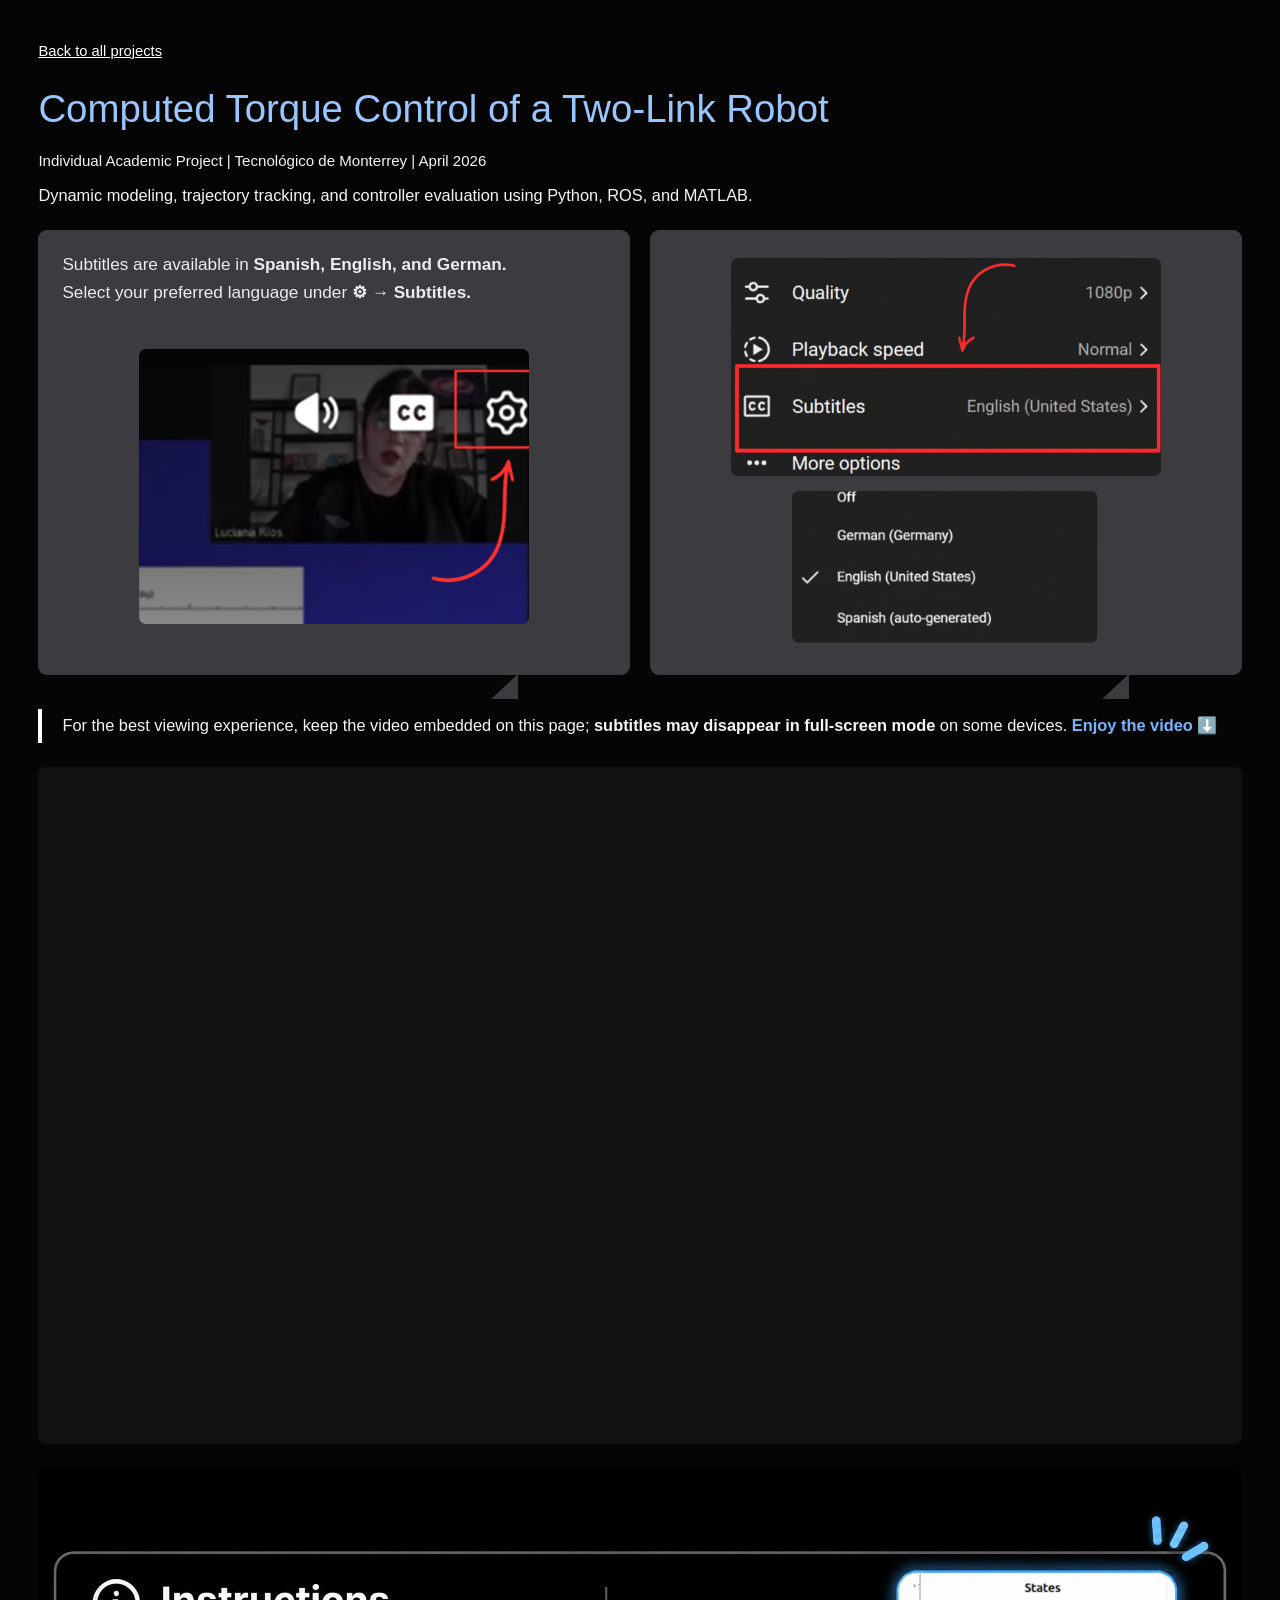
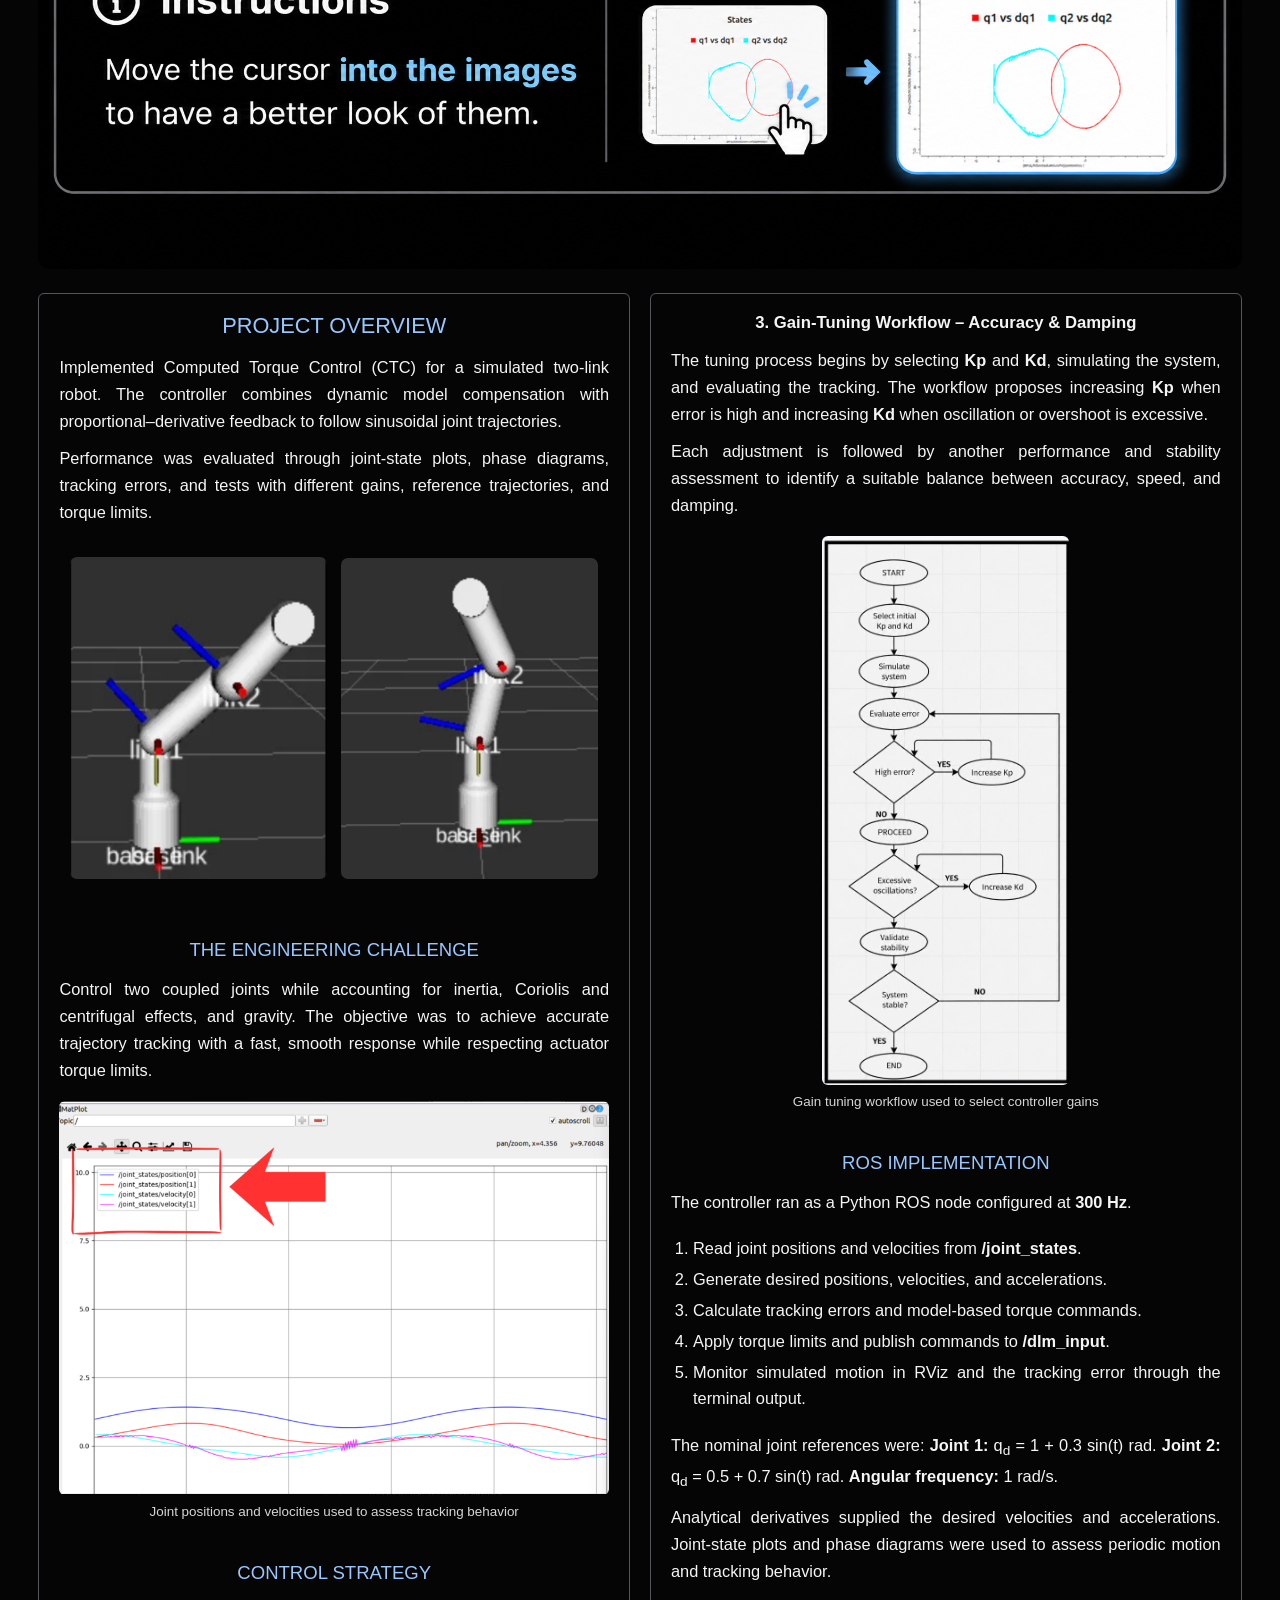
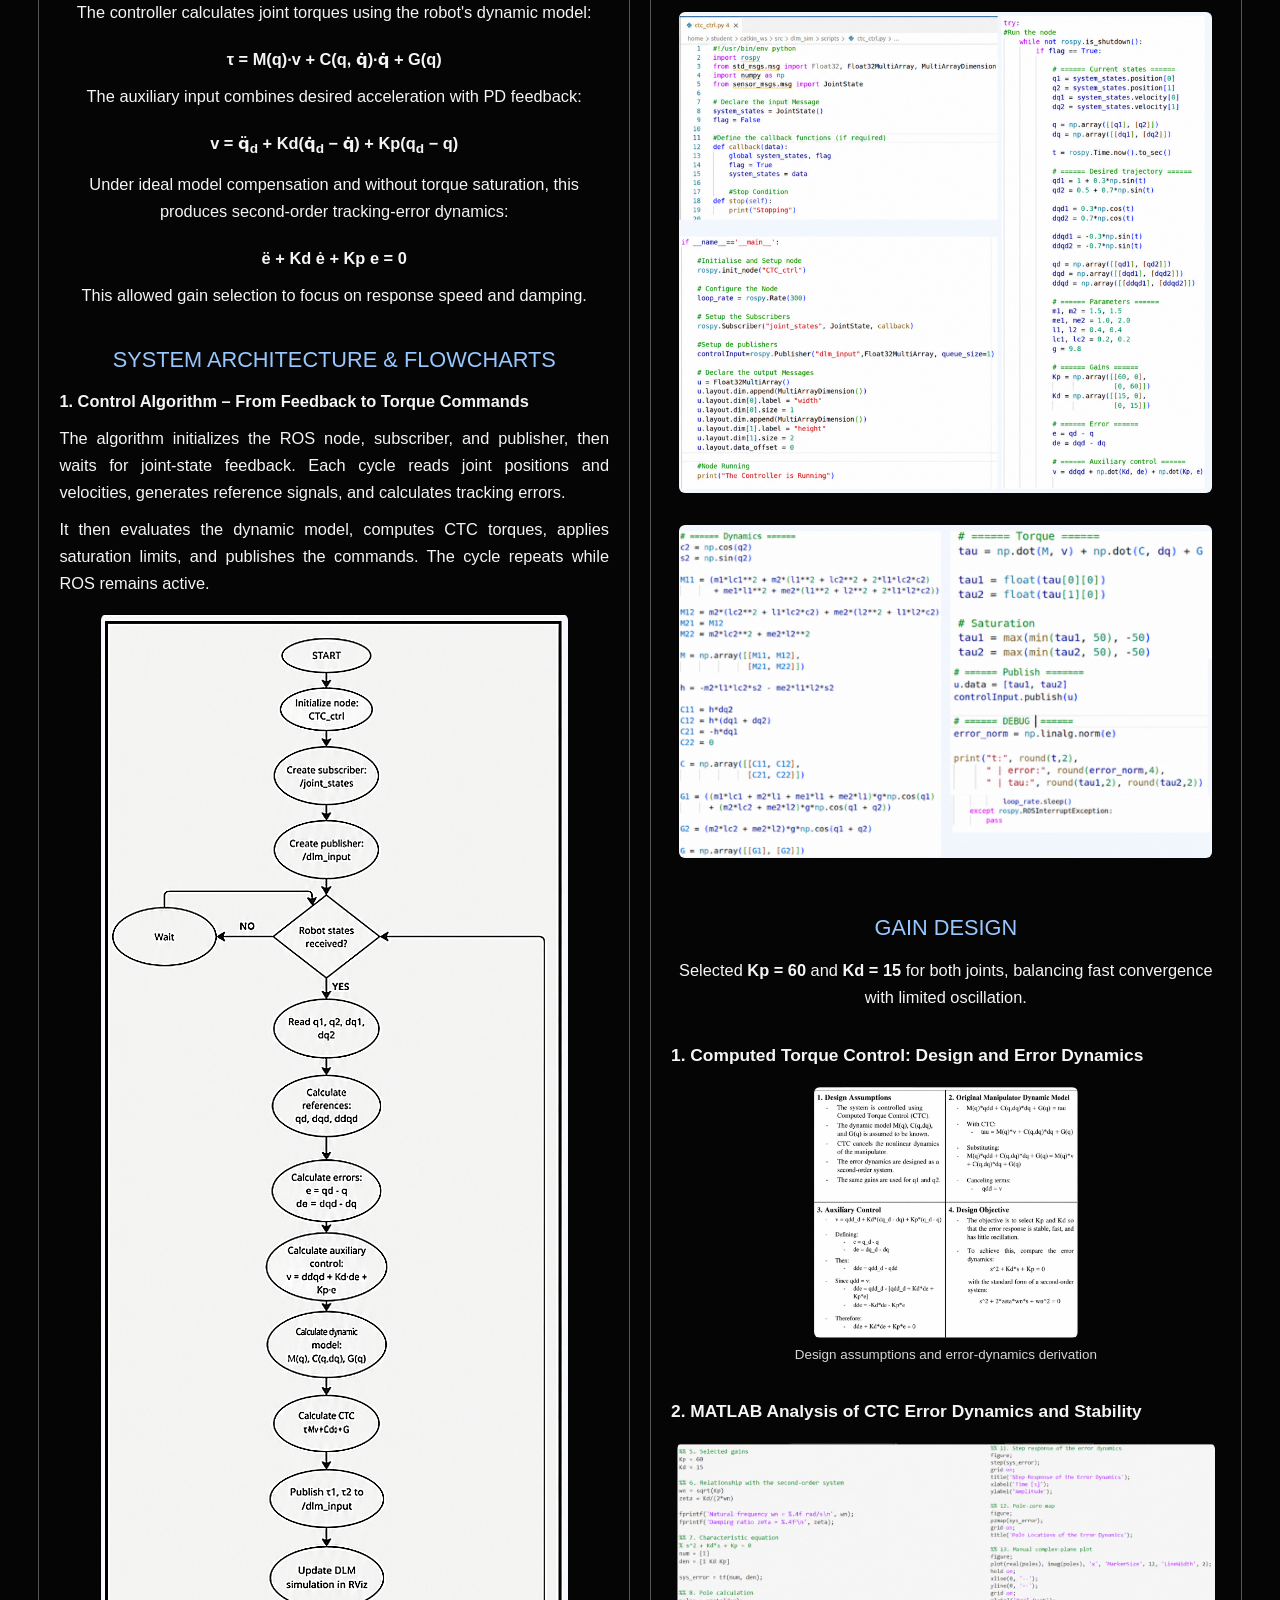
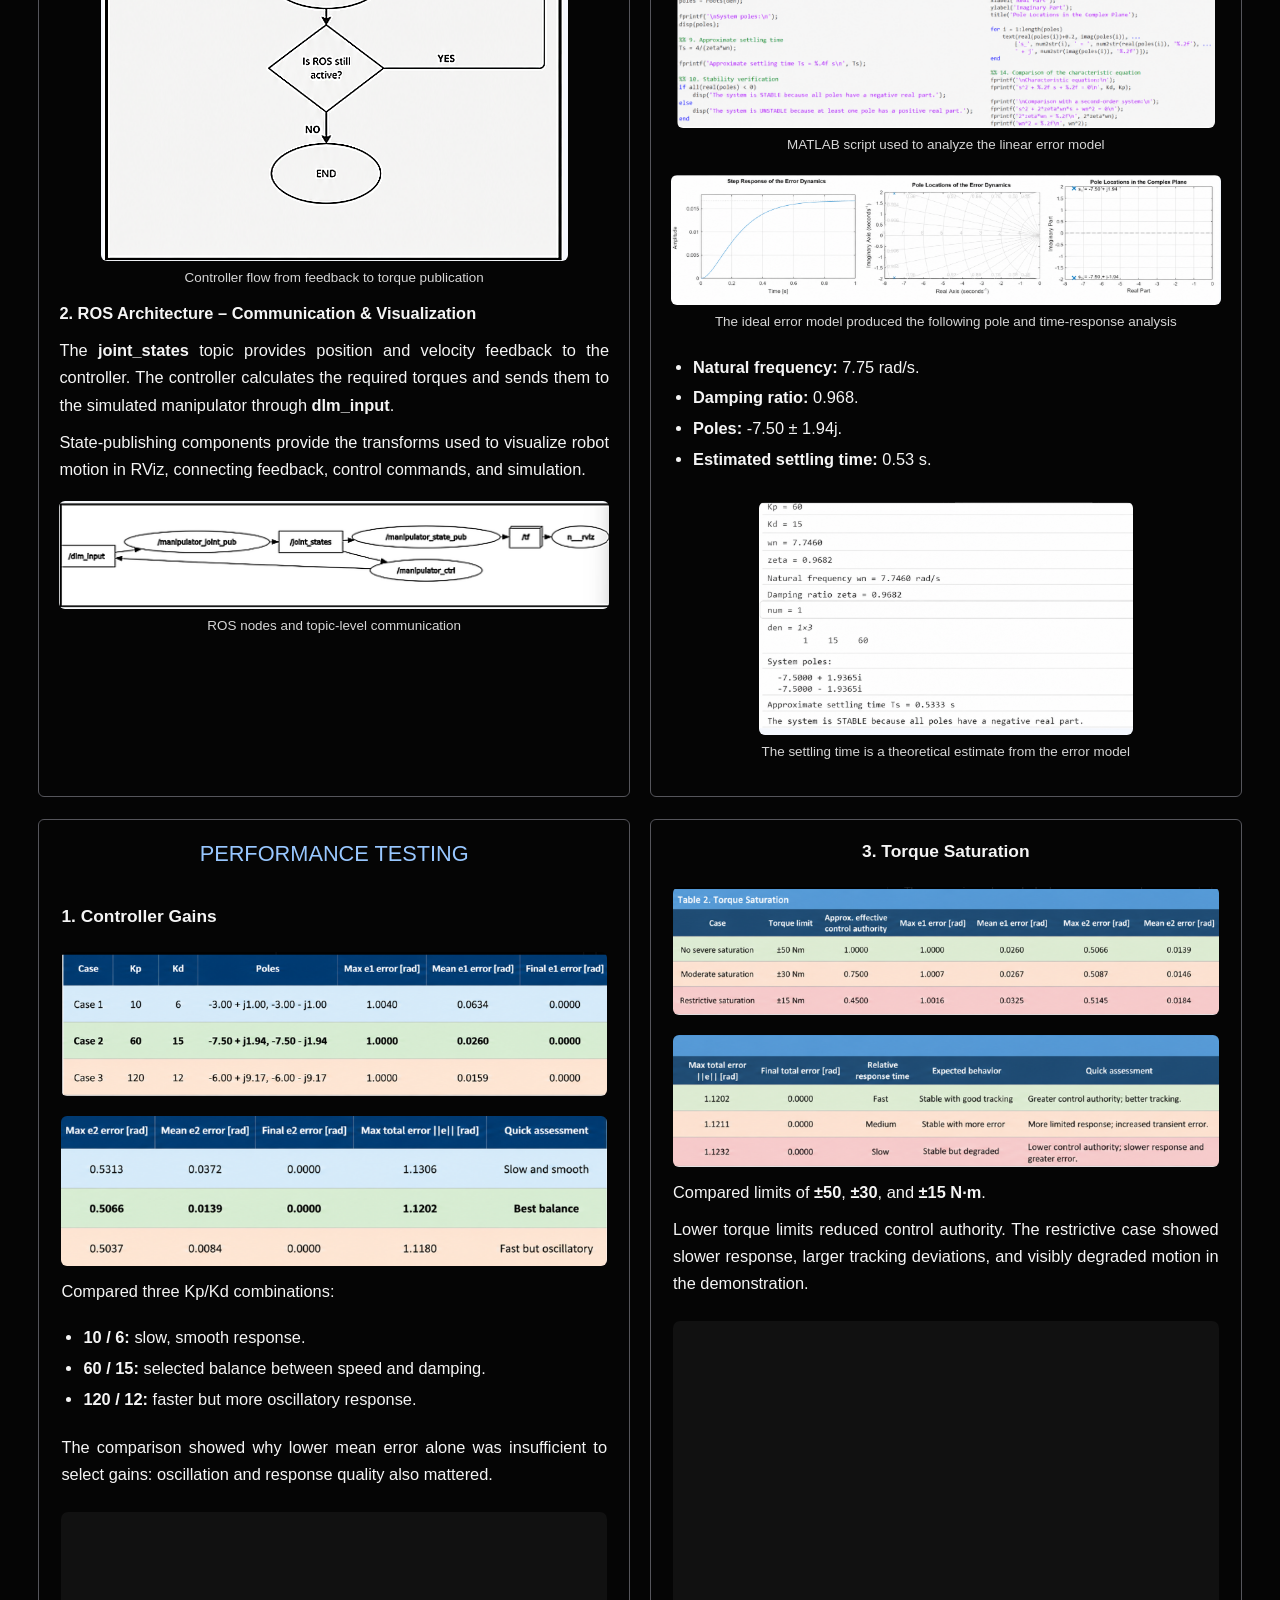
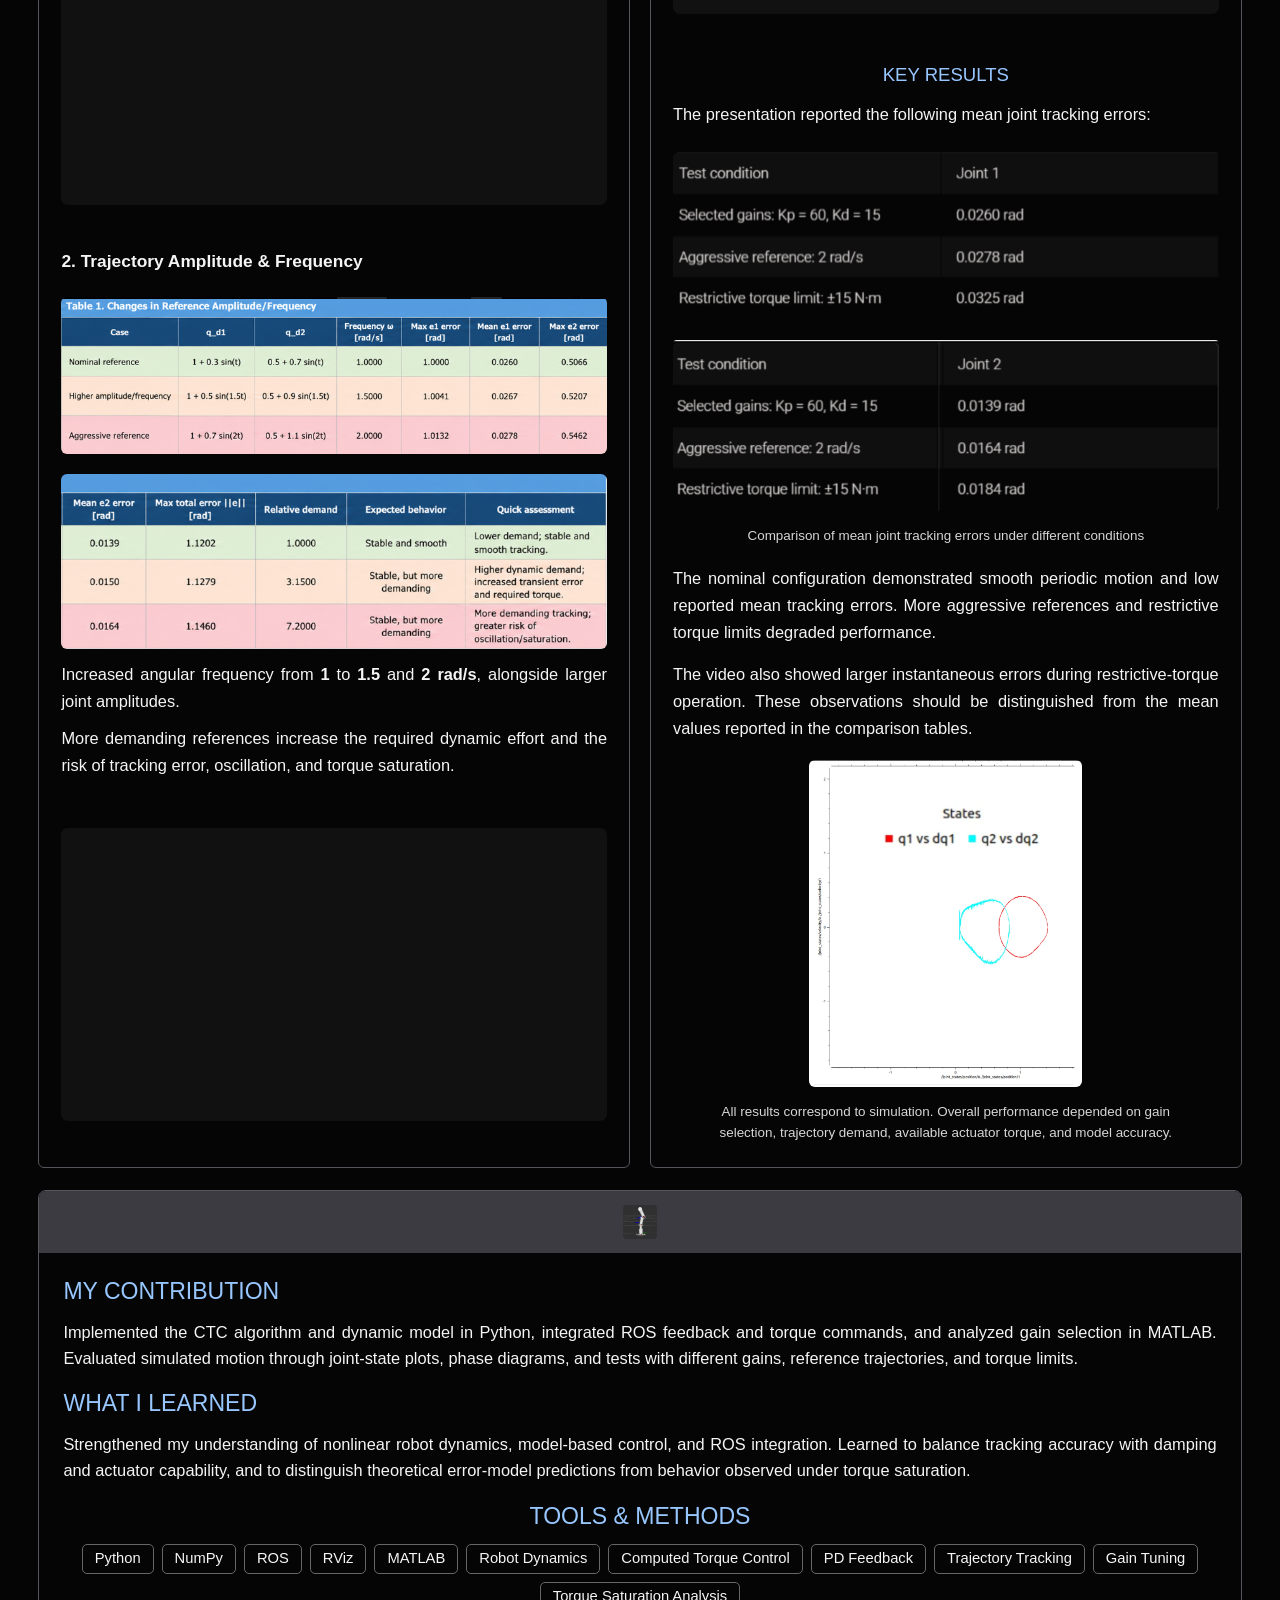
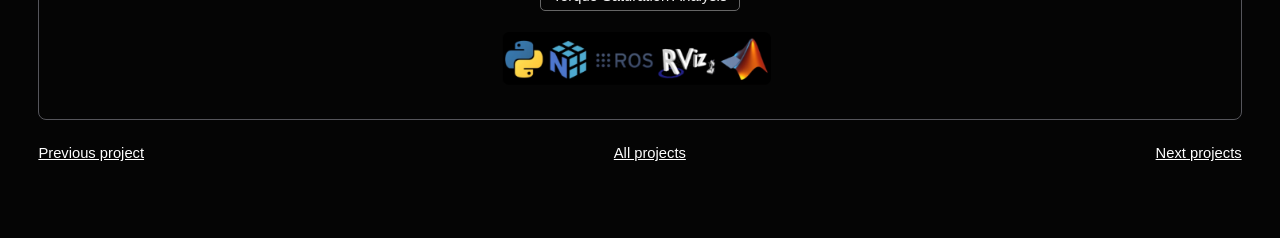
<file: computed-torque.html>
<!DOCTYPE html>

<html lang="en">
<head>
<meta charset="utf-8"/>
<meta content="width=device-width, initial-scale=1" name="viewport"/>
<title>Computed Torque Control — Two-Link Robot | Luciana Rios Cruz</title>
<style>
    :root{
      --bg:#050505;
      --fg:#f5f5f5;
      --blue:#98c7ff;
      --border:#55555b;
      --header:#3b3b41;
      --panel:#0a0a0b;
      --soft:#d6d6d6;
    }
    *{box-sizing:border-box}
    html{scroll-behavior:smooth}
    body{
      margin:0;
      background:var(--bg);
      color:var(--fg);
      font-family:Arial,Helvetica,sans-serif;
      font-size:clamp(15px,1.28vw,19px);
      line-height:1.58;
    }
    main{
      max-width:1460px;
      margin:auto;
      padding:38px clamp(16px,3vw,42px) 72px;
    }
    a{color:#fff}
    .back{font-size:.9em}
    h1{
      font-weight:400;
      font-size:clamp(29px,3vw,48px);
      line-height:1.22;
      color:var(--blue);
      margin:22px 0 16px;
    }
    .subtitle{margin:0 0 10px;font-size:.92em}
    .lede{margin:0 0 22px}
    .helper{
      border:1px solid var(--border);
      border-radius:8px;
      background:rgba(255,255,255,.02);
      padding:18px 18px 20px;
      margin-bottom:22px;
    }
    .helper-grid{
      display:grid;
      grid-template-columns:repeat(2,minmax(0,1fr));
      gap:16px;
      margin-top:12px;
    }
    .helper .note{
      margin:16px 0 0;
      border-left:3px solid #fff;
      padding-left:14px;
      color:#f0f0f0;
      text-align:justify;
    }
    .hero-video{margin-bottom:24px}
    .video-frame{
      width:100%;
      aspect-ratio:16/9;
      overflow:hidden;
      border-radius:7px;
      background:#111;
    }
    .video-frame iframe{width:100%;height:100%;border:0}
    .grid{
      display:grid;
      grid-template-columns:repeat(2,minmax(0,1fr));
      gap:16px;
      align-items:stretch;
      margin-bottom:22px;
    }
    .panel{
      border:1px solid var(--border);
      border-radius:6px;
      padding:18px 18px 22px;
      display:flex;
      flex-direction:column;
      min-width:0;
      background:transparent;
    }
    .section-title{
      margin:2px 0 10px;
      text-align:center;
      color:var(--blue);
      font-weight:400;
      line-height:1.22;
      font-size:clamp(20px,1.75vw,29px);
    }
    .subsection{
      margin:12px 0 8px;
      color:var(--blue);
      text-align:center;
      font-weight:400;
      line-height:1.2;
      font-size:clamp(18px,1.45vw,25px);
    }
    .minor-title{
      margin:10px 0 8px;
      font-weight:700;
      text-align:center;
      font-size:1.06em;
    }
    p{margin:0 0 10px;text-align:justify;hyphens:auto}
    ul,ol{margin:0 0 10px;padding-left:22px;text-align:justify}
    li{margin:5px 0}
    .center{text-align:center !important}
    .eq{font-weight:700;text-align:center;margin:10px 0}
    .media-pair{
      display:grid;
      grid-template-columns:repeat(2,minmax(0,1fr));
      gap:12px;
      align-items:end;
      margin:8px 0 10px;
    }
    figure{margin:0}
    .figure{display:flex;flex-direction:column;align-items:center;gap:6px}
    .figure img{
      display:block;
      max-width:100%;
      width:auto;
      height:auto;
      border-radius:6px;
      cursor:zoom-in;
    }
    .figure figcaption{font-size:.82em;color:var(--soft);text-align:center}
    .img-wide img{width:100%}
    .img-compact img{max-height:360px;object-fit:contain}
    .img-medium img{max-height:440px;object-fit:contain}
    .img-tall img{max-height:760px;object-fit:contain}

    .key-results-plot img{
      width:min(88%, 560px);
      max-width:100%;
      max-height:none;
      object-fit:contain;
    }
    .key-results-plot figcaption{
      max-width:92%;
      margin-top:4px;
    }
    .spacer-top{margin-top:10px}
    .video-block{margin-top:10px}
    .video-caption{margin:10px 0 8px;text-align:center}
    .summary{
      border:1px solid var(--border);
      border-radius:8px;
      overflow:hidden;
      margin-top:10px;
    }
    .summary-bar{
      background:var(--header);
      min-height:62px;
      display:grid;
      place-items:center;
      padding:12px;
    }
    .summary-bar img{
      max-height:34px;
      width:auto;
      display:block;
      border-radius:4px;
    }
    .summary-body{padding:20px 24px 24px}
    .summary-body h2{
      margin:0 0 10px;
      color:var(--blue);
      font-weight:400;
      font-size:clamp(20px,1.8vw,28px);
      text-align:left;
    }
    .summary-body p{margin:0 0 14px;text-align:justify}
    .summary-body .tools-title{text-align:center;margin-top:8px}
    .tools{
      display:flex;
      flex-wrap:wrap;
      justify-content:center;
      gap:8px;
      margin:8px auto 14px;
    }
    .tools span{
      border:1px solid #666;
      border-radius:5px;
      padding:5px 12px;
      font-size:.9em;
      line-height:1.2;
      white-space:nowrap;
    }
    .logos{
      display:flex;
      justify-content:center;
      margin-top:6px;
    }
    .logos img{
      max-width:100%;
      width:auto;
      height:auto;
      max-height:62px;
      border-radius:6px;
    }
    .footer{
      display:flex;
      justify-content:space-between;
      gap:14px;
      padding-top:22px;
    }
    .footer a{font-size:.9em}
    .lightbox{
      position:fixed;
      inset:0;
      background:rgba(0,0,0,.92);
      display:flex;
      align-items:center;
      justify-content:center;
      z-index:999;
      padding:28px;
      cursor:zoom-out;
    }
    .lightbox img{max-width:96vw;max-height:94vh;width:auto;height:auto;object-fit:contain}
    @media (max-width: 860px){
      .grid,.helper-grid,.media-pair{grid-template-columns:1fr}
      .panel{padding:16px}
      .summary-body{padding:18px}
    }
    @media (prefers-reduced-motion: reduce){
      html{scroll-behavior:auto}
    }
  
/* Adjustments matching the latest Gamma reference screenshots. */
.grid { gap:20px; }
.panel { padding:20px 22px 24px; }
.panel > h2:first-child { margin-top:0; }
.gain-workflow-title { margin:0 0 12px; font-size:1.02em; color:var(--fg); }
.stacked-tables { display:flex; flex-direction:column; gap:12px; margin:12px 0; }
.stacked-tables .figure { width:100%; }
.stacked-tables img { width:100%; max-height:none; object-fit:contain; }
.figure.img-tall img { max-height:860px; }
.figure.img-wide img { width:100%; }
.video-block { width:100%; margin:14px 0 22px; }
.section-title { font-size:clamp(20px,1.7vw,27px); }
.summary-body h2.tools-title { text-align:center; }
.summary-body p { text-align:justify; }
.summary-body .logos img { max-height:70px; }
@media (max-width:860px){ .grid { grid-template-columns:1fr } }

/* Reference-matched corrections, November 22, 2026 */
.helper{border:0;background:transparent;padding:0;margin:8px 0 24px}
.helper-grid{display:grid;grid-template-columns:repeat(2,minmax(0,1fr));gap:20px;align-items:stretch;margin:0 0 22px}
.speech-card{position:relative;background:#3b3b40;border-radius:9px;min-height:390px;padding:22px 24px 30px;display:flex;flex-direction:column;align-items:center;gap:16px}
.speech-card:after{content:"";position:absolute;right:19%;bottom:-24px;border-width:25px 0 0 27px;border-style:solid;border-color:transparent transparent transparent #3b3b40;transform:scaleX(-1)}
.speech-card p{align-self:stretch;font-size:1.05em;color:#ececec;line-height:1.55;text-align:left!important;margin:0}
.speech-card figure{width:100%;flex:1;display:flex;align-items:center;justify-content:center}
.speech-card img{max-width:88%;max-height:290px;width:auto;height:auto;object-fit:contain;border-radius:7px;cursor:zoom-in}
.video-note{margin:34px 0 0;padding:4px 0 4px 20px;border-left:4px solid white;text-align:left!important}
.enjoy{color:#79b6ff;font-weight:700;white-space:nowrap}
.panel p,.panel li{ text-align:justify!important;text-justify:inter-word;hyphens:auto;overflow-wrap:break-word }
.panel p.eq,.panel p.minor-title{ text-align:center!important }
.panel h2,.panel h3{ text-align:center }
.panel figcaption{ text-align:center }
.code-stack{display:flex;flex-direction:column;align-items:center;gap:16px;margin:12px 0 22px;width:100%}
.code-stack figure{width:96%;max-width:100%;margin:auto}
.code-stack img{width:100%;max-width:100%;max-height:none;height:auto;object-fit:contain}
/* Do not stretch screenshots; align the endpoints of paired columns. */
.technical-grid>.panel,.performance-grid>.panel{height:100%;min-width:0}
.technical-grid>.panel>figure:last-child{margin-top:auto}
.performance-grid>.panel>:last-child{margin-top:auto}
.performance-grid>.panel:first-child .video-frame{aspect-ratio:16/8.6}
.performance-grid>.panel:nth-child(2) .video-frame{aspect-ratio:16/8.6}
.performance-grid>.panel:nth-child(2) figure:last-child{width:100%;margin-left:auto;margin-right:auto}
.performance-grid>.panel:nth-child(2) figure:last-child img{max-height:470px}
@media(max-width:860px){.helper-grid{grid-template-columns:1fr}.speech-card{min-height:320px}.speech-card img{max-height:260px}.technical-grid>.panel>figure:last-child,.performance-grid>.panel>:last-child{margin-top:12px}}

/* Two speech bubbles: both instructions on the left; two screenshots on the right. */
.helper-grid{gap:20px;align-items:stretch}
.speech-card{min-height:445px;padding:22px 24px 25px;gap:14px;justify-content:flex-start}
.speech-card .speech-copy{width:100%}
.speech-card .speech-copy p{margin:0 0 3px!important;line-height:1.44;font-size:1.05em;text-align:left!important}
.speech-left figure{flex:1;display:flex;align-items:center;justify-content:center;width:100%}
.speech-left img{width:min(88%,390px);max-width:390px;max-height:280px;object-fit:contain}
.speech-right{gap:14px;align-items:center;justify-content:center}
.speech-right figure{flex:0 0 auto;display:flex;align-items:center;justify-content:center;width:100%}
.speech-right figure:first-child img{width:min(88%,430px);max-width:430px;max-height:230px}
.speech-right figure:nth-child(2) img{width:min(88%,430px);max-width:430px;max-height:155px}
.video-note{margin-top:34px}
@media(max-width:860px){.speech-card{min-height:0;padding:20px 18px 24px}.speech-right figure:first-child img{max-height:230px}.speech-right figure:nth-child(2) img{max-height:170px}}

/* Balanced layout: each logical pair closes at the same baseline. */
.balanced-grid{align-items:stretch;gap:20px;margin-bottom:20px}
.balanced-grid>.panel{height:100%;min-width:0}
.balanced-grid .figure img{max-width:100%}
.overview-grid .figure.img-tall img{max-height:760px}
.implementation-grid .figure.img-tall img{max-height:950px}
.implementation-grid .code-stack img{width:100%;height:auto}
.implementation-grid .figure.img-wide img{width:100%}
.standalone-gain{margin:35px 0 18px;font-size:clamp(23px,2vw,32px)}
.gain-grid .figure.img-medium img{width:100%;max-height:none}
.gain-grid .figure.img-wide img{width:100%;max-height:none}
.gain-grid .panel{justify-content:flex-start}
.gain-grid .panel figure:last-child{margin-top:auto}
.panel p:not(.eq),.panel li,.summary-body p{text-align:justify!important;text-justify:inter-word;hyphens:auto;overflow-wrap:break-word}
.panel .center,.panel .eq,.panel .minor-title{text-align:center!important}
/* Keep the two grey subtitle speech bubbles equal height */
.helper-grid .speech-card{height:100%}
.speech-right img{object-fit:contain}
@media(max-width:860px){.balanced-grid{grid-template-columns:1fr}.gain-grid .panel figure:last-child{margin-top:10px}}

/* Reference layout: continuous columns, no artificial mid-page row breaks. */
.reference-columns{grid-template-columns:repeat(2,minmax(0,1fr));gap:20px;align-items:stretch;margin-bottom:22px}
.reference-columns>.panel{display:flex;flex-direction:column;gap:0;height:auto;justify-content:flex-start;padding:18px 20px 22px}
.reference-columns .standalone-gain{font-size:clamp(20px,1.7vw,27px);margin:14px 0 10px;text-align:center}
.reference-columns .figure{margin:7px auto 12px;max-width:100%}
.reference-columns .figure img{height:auto;max-width:100%;object-fit:contain}
.reference-columns .figure.img-tall img{max-height:unset}
.reference-columns .code-stack{display:flex;flex-direction:column;gap:12px;margin:10px 0 14px}
.reference-columns .code-stack img{display:block;width:100%;height:auto;object-fit:contain;border-radius:6px}
.reference-columns .media-pair{margin:8px 0 12px}
.reference-columns .panel p:not(.eq),.reference-columns .panel li{text-align:justify!important;text-justify:inter-word;hyphens:auto;overflow-wrap:break-word}
.reference-columns .panel p.center,.reference-columns .panel p.eq,.reference-columns .panel .minor-title{text-align:center!important}
.reference-columns .panel h2{text-align:center}
.reference-columns .panel .img-compact img{max-height:340px}
.reference-columns .panel .img-medium img{max-height:550px}
.reference-columns .panel .img-wide img{width:100%}
.reference-columns .panel figure:last-child{margin-top:8px!important}
.performance-grid{align-items:stretch}
.performance-grid>.panel{justify-content:flex-start}
.performance-grid .panel figure:last-child{margin-top:8px!important}
@media(max-width:860px){.reference-columns{grid-template-columns:1fr}.reference-columns>.panel{height:auto}}

/* Vista flotante para lectura sin ocultar toda la página. */
 .hover-magnifier {
 position:fixed; z-index:1200; pointer-events:none;
 display:none; box-sizing:border-box; padding:7px;
 background:#151515; border:1px solid #777; border-radius:10px;
 box-shadow:0 12px 38px rgba(0,0,0,.8);
 width:360px; height:500px;
 align-items:center; justify-content:center;
}
.hover-magnifier img {
 display:block; width:100%; height:100%; object-fit:contain;
 border-radius:5px; background:#101010;
}
@media (hover:none), (pointer:coarse) { .hover-magnifier {display:none!important} }
.ctc-hover-help{width:100%;margin:18px 0 24px;text-align:center;}
.ctc-hover-help img{display:block;width:100%;max-width:100%;height:auto;border-radius:12px;object-fit:contain;}
</style>
<style>
/* Proportional, content-balanced two-column layout. */
.reference-columns { align-items: stretch; }
.reference-columns > .panel { min-height:0; }
.reference-columns > .panel:first-child .figure img[src="ctc-ros-controller-flow-sharp.png"] {
 width: min(100%, 460px); max-height: none; height: auto; object-fit: contain;
}
.reference-columns > .panel:first-child .figure img[src="ctc-ros-topics-sharp.png"] { width:100%; max-height:none; }
.reference-columns > .panel:nth-child(2) .figure:not(.img-tall) img { max-width:var(--right-media-width, 100%); }
.reference-columns > .panel:nth-child(2) .code-stack figure { max-width:var(--right-media-width, 100%); }
.reference-columns > .panel:nth-child(2) .code-stack img { width:100%; }
.reference-columns > .panel:nth-child(2) .figure.img-tall img { max-width:var(--right-tall-width, 72%); }
@media(max-width:860px){
 .reference-columns > .panel:nth-child(2) .figure:not(.img-tall) img,
 .reference-columns > .panel:nth-child(2) .code-stack figure,
 .reference-columns > .panel:nth-child(2) .figure.img-tall img {max-width:100%;}
}
</style>
<style>
/* Targeted size corrections requested on 2026-11-22 */
.reference-columns > .panel:first-child .figure img[src="ctc-ros-controller-flow-sharp.png"]{width:56%;max-width:56%;height:auto;max-height:none;object-fit:contain}
.reference-columns > .panel:first-child .figure img[src="ctc-ros-topics-sharp.png"]{width:100%;max-width:100%;height:auto;max-height:none;object-fit:contain}
.reference-columns > .panel:nth-child(2) img[src="ctc-gain-tuning-flow.png"]{width:45%;max-width:45%;height:auto;max-height:none}
.reference-columns > .panel:nth-child(2) .code-stack figure{width:88%;max-width:88%;margin-left:auto;margin-right:auto}
.reference-columns > .panel:nth-child(2) .code-stack img{width:100%;max-width:100%;height:auto;max-height:none}
.reference-columns > .panel:nth-child(2) img[src="ctc-ctc-equations.png"]{width:48%;max-width:48%;height:auto;max-height:none}
.reference-columns > .panel:nth-child(2) img[src="ctc-matlab-analysis-code.png"]{width:82%;max-width:82%;height:auto;max-height:none}
.reference-columns > .panel:nth-child(2) img[src="ctc-pole-analysis-plots.png"]{width:100%;max-width:100%;height:auto;max-height:none}
.reference-columns > .panel:nth-child(2) img[src="ctc-stability-output.png"]{width:52%;max-width:52%;height:auto;max-height:none}
@media(max-width:860px){
 .reference-columns > .panel:first-child .figure img[src="ctc-ros-controller-flow-sharp.png"],
 .reference-columns > .panel:first-child .figure img[src="ctc-ros-topics-sharp.png"],
 .reference-columns > .panel:nth-child(2) img[src="ctc-gain-tuning-flow.png"],
 .reference-columns > .panel:nth-child(2) .code-stack figure,
 .reference-columns > .panel:nth-child(2) img[src="ctc-ctc-equations.png"],
 .reference-columns > .panel:nth-child(2) img[src="ctc-matlab-analysis-code.png"],
 .reference-columns > .panel:nth-child(2) img[src="ctc-pole-analysis-plots.png"],
 .reference-columns > .panel:nth-child(2) img[src="ctc-stability-output.png"]{width:100%;max-width:100%}
}

/* Código y resultados: más grandes, manteniendo proporciones y anchura de columna. */
.reference-columns > .panel:nth-child(2) .code-stack figure {width:97%;max-width:97%;}
.reference-columns > .panel:nth-child(2) img[src="ctc-matlab-analysis-code.png"] {width:98%;max-width:98%;}
.reference-columns > .panel:nth-child(2) img[src="ctc-pole-analysis-plots.png"] {width:100%;max-width:100%;}
.reference-columns > .panel:first-child img[src="ctc-ros-controller-flow-sharp.png"] {width:72%;max-width:72%;}
.reference-columns .panel { gap:0; }
@media(max-width:860px){
 .reference-columns > .panel:nth-child(2) .code-stack figure,
 .reference-columns > .panel:nth-child(2) img[src="ctc-matlab-analysis-code.png"],
 .reference-columns > .panel:first-child img[src="ctc-ros-controller-flow-sharp.png"]{width:100%;max-width:100%;}
}
</style>
<style>
/* 2026-11-22: equal-size robot image frames and better use of panel height. */
.reference-columns .media-pair {
  width: 96%;
  max-width: 600px;
  margin: 14px auto 20px;
  grid-template-columns: repeat(2, minmax(0,1fr));
  align-items: stretch;
  gap: 14px;
}
.reference-columns .media-pair > .figure {
  width: 100%;
  aspect-ratio: 4 / 5;
  min-width: 0;
  overflow: hidden;
  border-radius: 7px;
  background: #202020;
}
.reference-columns .media-pair > .figure > img {
  width: 100% !important;
  height: 100% !important;
  max-height: none !important;
  max-width: none !important;
  object-fit: cover;
  object-position: center center;
  border-radius: 7px;
}
/* The vertical flowchart can grow to fill the otherwise empty left column. */
.reference-columns > .panel:first-child img[src="ctc-ros-controller-flow-sharp.png"] {
  width: 85%; max-width: 85%; height: auto; max-height:none;
}
/* Enlarge readability-critical right-side figures without distortion. */
.reference-columns > .panel:nth-child(2) img[src="ctc-stability-output.png"] {
  width: 68%; max-width: 68%; height: auto;
}
.reference-columns > .panel:nth-child(2) img[src="ctc-pole-analysis-plots.png"] {
  width: 100%; max-width: 100%; height: auto;
}
@media(max-width:860px){
  .reference-columns .media-pair {width:100%;}
  .reference-columns > .panel:first-child img[src="ctc-ros-controller-flow-sharp.png"],
  .reference-columns > .panel:nth-child(2) img[src="ctc-stability-output.png"] {
    max-width:100%;
  }
}
</style>

<style>
/* Consistent breathing room between CTC headings and content, matching Carrier. */
.reference-columns .panel > .section-title,
.reference-columns .panel > .subsection,
.performance-grid .panel > .section-title,
.performance-grid .panel > .subsection {
  margin-top: 27px;
  margin-bottom: 14px;
  line-height: 1.28;
}
.reference-columns .panel > .minor-title,
.performance-grid .panel > .minor-title,
.reference-columns .panel > .gain-workflow-title {
  margin-top: 23px;
  margin-bottom: 12px;
  line-height: 1.35;
}
.reference-columns .panel > :first-child,
.performance-grid .panel > :first-child {
  margin-top: 0;
}
.reference-columns .panel > .standalone-gain {
  margin-top: 30px;
  margin-bottom: 15px;
}
.reference-columns .panel > p,
.performance-grid .panel > p { line-height: 1.65; }
.reference-columns .panel > ol,
.reference-columns .panel > ul,
.performance-grid .panel > ul { margin-top: 5px; margin-bottom: 16px; }
@media(max-width:860px){
 .reference-columns .panel > .section-title,
 .reference-columns .panel > .subsection,
 .performance-grid .panel > .section-title,
 .performance-grid .panel > .subsection { margin-top: 22px; }
}
</style>
<style>
/* Performance Testing: stacked key-results tables and slightly smaller States plot. */
.performance-grid .key-results-table {width:100%;margin-top:14px!important;}
.performance-grid .key-results-table-stack{
  display:flex;
  flex-direction:column;
  gap:10px;
  width:100%;
}
.performance-grid .key-results-table-stack img{
  width:100%;
  max-width:100%;
  height:auto;
  display:block;
  border-radius:4px;
}
.performance-grid .key-results-table figcaption {margin-top:8px;}
.performance-grid .key-results-nominal {
  display:block; margin:19px 0 15px; text-align:justify;
  line-height:1.65;
}
.performance-grid .key-results-plot {margin-top:16px!important;width:100%;}
.performance-grid .key-results-plot img {
  width:50% !important;
  max-width:50% !important;
  max-height:none !important;
  height:auto !important;
  object-fit:contain;
}
.performance-grid .key-results-plot figcaption {margin-top:8px;}
@media(max-width:860px){
 .performance-grid .key-results-plot img{width:50% !important; max-width:50% !important;}
}
</style>
</head>
<body>
<main>
<a class="back" href="index.html#projects">Back to all projects</a>
<h1>Computed Torque Control of a Two-Link Robot</h1>
<p class="subtitle">Individual Academic Project | Tecnológico de Monterrey | April 2026</p>
<p class="lede">Dynamic modeling, trajectory tracking, and controller evaluation using Python, ROS, and MATLAB.</p>
<section class="helper"><div class="helper-grid"><div class="speech-card speech-left"><div class="speech-copy"><p>Subtitles are available in <strong>Spanish, English, and German.</strong></p><p>Select your preferred language under <strong>⚙ → Subtitles.</strong></p></div><figure class="figure"><img alt="YouTube settings and subtitles button" loading="eager" src="ctc-subtitles-step1.png"/></figure></div><div class="speech-card speech-right"><figure class="figure"><img alt="YouTube subtitles settings" loading="eager" src="ctc-subtitles-step2.png"/></figure><figure class="figure"><img alt="Available subtitles: Off, German, English, and Spanish" loading="eager" src="ctc-subtitles-languages.png"/></figure></div></div><p class="video-note">For the best viewing experience, keep the video embedded on this page; <strong>subtitles may disappear in full-screen mode</strong> on some devices. <span class="enjoy">Enjoy the video ⬇️</span></p></section>
<section class="hero-video">
<div class="video-frame">
<iframe allow="accelerometer; clipboard-write; encrypted-media; gyroscope; picture-in-picture; web-share" allowfullscreen="" loading="lazy" referrerpolicy="strict-origin-when-cross-origin" src="https://www.youtube-nocookie.com/embed/CLUZApTrVwo?mute=1&amp;playsinline=1&amp;controls=1&amp;rel=0" title="Computed Torque Control presentation"></iframe>
</div>
</section>
<section class="ctc-hover-help" aria-label="Instructions for enlarging images">
<img src="ctc-hover-instructions.png" alt="Instructions: Move the cursor into the images to have a better look of them. An example shows an image enlarging when hovered." loading="eager">
</section>
<div class="grid reference-columns"><section class="panel"><h2 class="section-title">PROJECT OVERVIEW</h2><p>Implemented Computed Torque Control (CTC) for a simulated two-link robot. The controller combines dynamic model compensation with proportional–derivative feedback to follow sinusoidal joint trajectories.</p><p>Performance was evaluated through joint-state plots, phase diagrams, tracking errors, and tests with different gains, reference trajectories, and torque limits.</p><div class="media-pair spacer-top">
<figure class="figure img-compact"><img alt="Initial robot pose" loading="lazy" src="ctc-robot-initial.png"/></figure>
<figure class="figure img-compact"><img alt="Robot during tracking" loading="lazy" src="ctc-robot-controlled.png"/></figure>
</div><h2 class="subsection">THE ENGINEERING CHALLENGE</h2><p>Control two coupled joints while accounting for inertia, Coriolis and centrifugal effects, and gravity. The objective was to achieve accurate trajectory tracking with a fast, smooth response while respecting actuator torque limits.</p><figure class="figure img-wide img-medium spacer-top"><img alt="Joint state plot used for analysis" loading="lazy" src="ctc-ros-plot.png"/><figcaption>Joint positions and velocities used to assess tracking behavior</figcaption></figure><h2 class="subsection">CONTROL STRATEGY</h2><p class="center">The controller calculates joint torques using the robot's dynamic model:</p><p class="eq">τ = M(q)·v + C(q, q̇)·q̇ + G(q)</p><p class="center">The auxiliary input combines desired acceleration with PD feedback:</p><p class="eq">v = q̈<sub>d</sub> + Kd(q̇<sub>d</sub> − q̇) + Kp(q<sub>d</sub> − q)</p><p class="center">Under ideal model compensation and without torque saturation, this produces second-order tracking-error dynamics:</p><p class="eq">ë + Kd ė + Kp e = 0</p><p class="center">This allowed gain selection to focus on response speed and damping.</p><h2 class="section-title">SYSTEM ARCHITECTURE &amp; FLOWCHARTS</h2><p><strong>1. Control Algorithm – From Feedback to Torque Commands</strong></p><p>The algorithm initializes the ROS node, subscriber, and publisher, then waits for joint-state feedback. Each cycle reads joint positions and velocities, generates reference signals, and calculates tracking errors.</p><p>It then evaluates the dynamic model, computes CTC torques, applies saturation limits, and publishes the commands. The cycle repeats while ROS remains active.</p><figure class="figure img-tall spacer-top"><img alt="Control algorithm flowchart" loading="lazy" src="ctc-ros-controller-flow-sharp.png"/><figcaption>Controller flow from feedback to torque publication</figcaption></figure><p><strong>2. ROS Architecture – Communication &amp; Visualization</strong></p><p>The <strong>joint_states</strong> topic provides position and velocity feedback to the controller. The controller calculates the required torques and sends them to the simulated manipulator through <strong>dlm_input</strong>.</p><p>State-publishing components provide the transforms used to visualize robot motion in RViz, connecting feedback, control commands, and simulation.</p><figure class="figure img-wide img-compact spacer-top"><img alt="ROS topics and nodes" loading="lazy" src="ctc-ros-topics-sharp.png"/><figcaption>ROS nodes and topic-level communication</figcaption></figure></section><section class="panel"><h2 class="minor-title gain-workflow-title">3. Gain-Tuning Workflow – Accuracy &amp; Damping</h2><p>The tuning process begins by selecting <strong>Kp</strong> and <strong>Kd</strong>, simulating the system, and evaluating the tracking. The workflow proposes increasing <strong>Kp</strong> when error is high and increasing <strong>Kd</strong> when oscillation or overshoot is excessive.</p><p>Each adjustment is followed by another performance and stability assessment to identify a suitable balance between accuracy, speed, and damping.</p><figure class="figure img-tall spacer-top"><img alt="Gain tuning workflow" loading="lazy" src="ctc-gain-tuning-flow.png"/><figcaption>Gain tuning workflow used to select controller gains</figcaption></figure><h2 class="subsection">ROS IMPLEMENTATION</h2><p>The controller ran as a Python ROS node configured at <strong>300 Hz</strong>.</p><ol>
<li>Read joint positions and velocities from <strong>/joint_states</strong>.</li>
<li>Generate desired positions, velocities, and accelerations.</li>
<li>Calculate tracking errors and model-based torque commands.</li>
<li>Apply torque limits and publish commands to <strong>/dlm_input</strong>.</li>
<li>Monitor simulated motion in RViz and the tracking error through the terminal output.</li>
</ol><p>The nominal joint references were: <strong>Joint 1:</strong> q<sub>d</sub> = 1 + 0.3 sin(t) rad. <strong>Joint 2:</strong> q<sub>d</sub> = 0.5 + 0.7 sin(t) rad. <strong>Angular frequency:</strong> 1 rad/s.</p><p>Analytical derivatives supplied the desired velocities and accelerations. Joint-state plots and phase diagrams were used to assess periodic motion and tracking behavior.</p><div class="code-stack spacer-top">
<figure class="figure img-wide"><img alt="Python ROS controller code" loading="lazy" src="ctc-python-ctc-script.png"/></figure>
<figure class="figure img-wide"><img alt="Dynamic model and torque computation" loading="lazy" src="ctc-dynamics-python.png"/></figure>
</div><h2 class="section-title standalone-gain">GAIN DESIGN</h2><p class="center">Selected <strong>Kp = 60</strong> and <strong>Kd = 15</strong> for both joints, balancing fast convergence with limited oscillation.</p><p class="minor-title">1. Computed Torque Control: Design and Error Dynamics</p><figure class="figure img-medium"><img alt="Control assumptions and error-dynamics derivation" loading="lazy" src="ctc-ctc-equations.png"/><figcaption>Design assumptions and error-dynamics derivation</figcaption></figure><p class="minor-title">2. MATLAB Analysis of CTC Error Dynamics and Stability</p><figure class="figure img-medium spacer-top"><img alt="MATLAB analysis code" loading="lazy" src="ctc-matlab-analysis-code.png"/><figcaption>MATLAB script used to analyze the linear error model</figcaption></figure><figure class="figure img-wide img-compact spacer-top"><img alt="Step response and pole locations" loading="lazy" src="ctc-pole-analysis-plots.png"/><figcaption>The ideal error model produced the following pole and time-response analysis</figcaption></figure><ul>
<li><strong>Natural frequency:</strong> 7.75 rad/s.</li>
<li><strong>Damping ratio:</strong> 0.968.</li>
<li><strong>Poles:</strong> -7.50 ± 1.94j.</li>
<li><strong>Estimated settling time:</strong> 0.53 s.</li>
</ul><figure class="figure img-medium spacer-top"><img alt="MATLAB stability output" loading="lazy" src="ctc-stability-output.png"/><figcaption>The settling time is a theoretical estimate from the error model</figcaption></figure></section></div>
<div class="grid performance-grid">
<section class="panel">
<h2 class="section-title">PERFORMANCE TESTING</h2>
<p class="minor-title">1. Controller Gains</p>
<div class="stacked-tables">
<figure class="figure img-medium"><img alt="Controller gains comparison table left" loading="lazy" src="ctc-gains-table-left.png"/></figure>
<figure class="figure img-medium"><img alt="Controller gains comparison table right" loading="lazy" src="ctc-gains-table-right.png"/></figure>
</div>
<p class="center">Compared three Kp/Kd combinations:</p>
<ul>
<li><strong>10 / 6:</strong> slow, smooth response.</li>
<li><strong>60 / 15:</strong> selected balance between speed and damping.</li>
<li><strong>120 / 12:</strong> faster but more oscillatory response.</li>
</ul>
<p class="center">The comparison showed why lower mean error alone was insufficient to select gains: oscillation and response quality also mattered.</p>
<div class="video-block">
<div class="video-frame"><iframe allow="accelerometer; autoplay; clipboard-write; encrypted-media; gyroscope; picture-in-picture; web-share" allowfullscreen="" loading="eager" referrerpolicy="strict-origin-when-cross-origin" src="https://www.youtube-nocookie.com/embed/XUN3FRrsiRo?autoplay=1&amp;mute=1&amp;loop=1&amp;playlist=XUN3FRrsiRo&amp;playsinline=1&amp;controls=1&amp;rel=0" title="Controller gains test video"></iframe></div>
</div>
<p class="minor-title">2. Trajectory Amplitude &amp; Frequency</p>
<div class="stacked-tables">
<figure class="figure img-medium"><img alt="Reference amplitude and frequency table left" loading="lazy" src="ctc-ref-ampfreq-left.png"/></figure>
<figure class="figure img-medium"><img alt="Reference amplitude and frequency table right" loading="lazy" src="ctc-ref-ampfreq-right.png"/></figure>
</div>
<p class="center">Increased angular frequency from <strong>1</strong> to <strong>1.5</strong> and <strong>2 rad/s</strong>, alongside larger joint amplitudes.</p>
<p class="center">More demanding references increase the required dynamic effort and the risk of tracking error, oscillation, and torque saturation.</p>
<div class="video-block">
<div class="video-frame"><iframe allow="accelerometer; autoplay; clipboard-write; encrypted-media; gyroscope; picture-in-picture; web-share" allowfullscreen="" loading="eager" referrerpolicy="strict-origin-when-cross-origin" src="https://www.youtube-nocookie.com/embed/LVfWSk4nbjg?autoplay=1&amp;mute=1&amp;loop=1&amp;playlist=LVfWSk4nbjg&amp;playsinline=1&amp;controls=1&amp;rel=0" title="Trajectory amplitude and frequency video"></iframe></div>
</div>
</section>
<section class="panel">
<h2 class="minor-title">3. Torque Saturation</h2>
<div class="stacked-tables">
<figure class="figure img-medium"><img alt="Torque saturation table left" loading="lazy" src="ctc-saturation-table-left.png"/></figure>
<figure class="figure img-medium"><img alt="Torque saturation table right" loading="lazy" src="ctc-saturation-table-right.png"/></figure>
</div>
<p class="center">Compared limits of <strong>±50</strong>, <strong>±30</strong>, and <strong>±15 N·m</strong>.</p>
<p class="center">Lower torque limits reduced control authority. The restrictive case showed slower response, larger tracking deviations, and visibly degraded motion in the demonstration.</p>
<div class="video-block">
<div class="video-frame"><iframe allow="accelerometer; autoplay; clipboard-write; encrypted-media; gyroscope; picture-in-picture; web-share" allowfullscreen="" loading="eager" referrerpolicy="strict-origin-when-cross-origin" src="https://www.youtube-nocookie.com/embed/OrG5aAnTVZY?autoplay=1&amp;mute=1&amp;loop=1&amp;playlist=OrG5aAnTVZY&amp;playsinline=1&amp;controls=1&amp;rel=0" title="Torque saturation test video"></iframe></div>
</div>
<h2 class="subsection">KEY RESULTS</h2>
<p class="center">The presentation reported the following mean joint tracking errors:</p>
<figure class="figure img-medium spacer-top key-results-table"><div class="key-results-table-stack"><img alt="Key results table for Joint 1" loading="lazy" src="ctc-key-results-joint1.png"/><img alt="Key results table for Joint 2" loading="lazy" src="ctc-key-results-joint2.png"/></div><figcaption>Comparison of mean joint tracking errors under different conditions</figcaption></figure>
<p class="key-results-nominal">The nominal configuration demonstrated smooth periodic motion and low reported mean tracking errors. More aggressive references and restrictive torque limits degraded performance.</p>
<p class="center">The video also showed larger instantaneous errors during restrictive-torque operation. These observations should be distinguished from the mean values reported in the comparison tables.</p>
<figure class="figure img-medium spacer-top key-results-plot"><img alt="Joint tracking phase-style visualization" loading="lazy" src="ctc-joint-tracking.png"/><figcaption>All results correspond to simulation. Overall performance depended on gain selection, trajectory demand, available actuator torque, and model accuracy.</figcaption></figure>
</section>
</div>
<section class="summary">
<div class="summary-bar"><img alt="Computed torque project icon" src="ctc-robot-controlled.png"/></div>
<div class="summary-body">
<h2>MY CONTRIBUTION</h2>
<p>Implemented the CTC algorithm and dynamic model in Python, integrated ROS feedback and torque commands, and analyzed gain selection in MATLAB. Evaluated simulated motion through joint-state plots, phase diagrams, and tests with different gains, reference trajectories, and torque limits.</p>
<h2>WHAT I LEARNED</h2>
<p>Strengthened my understanding of nonlinear robot dynamics, model-based control, and ROS integration. Learned to balance tracking accuracy with damping and actuator capability, and to distinguish theoretical error-model predictions from behavior observed under torque saturation.</p>
<h2 class="tools-title">TOOLS &amp; METHODS</h2>
<div class="tools">
<span>Python</span>
<span>NumPy</span>
<span>ROS</span>
<span>RViz</span>
<span>MATLAB</span>
<span>Robot Dynamics</span>
<span>Computed Torque Control</span>
<span>PD Feedback</span>
<span>Trajectory Tracking</span>
<span>Gain Tuning</span>
<span>Torque Saturation Analysis</span>
</div>
<div class="logos"><img alt="Python, NumPy, ROS, RViz and MATLAB logos" src="ctc-software-logos.png"/></div>
</div>
</section>
<nav class="footer">
<a href="puzzlebot.html">Previous project</a>
<a href="index.html#projects">All projects</a>
<a href="index.html#projects">Next projects</a>
</nav>
</main>
<script>
  // Floating preview follows the cursor, stays inside the viewport,
  // and never changes the page's column dimensions.
  (() => {
    const preview = document.createElement('div');
    preview.className = 'hover-magnifier';
    preview.setAttribute('aria-hidden','true');
    const large = document.createElement('img');
    preview.appendChild(large);
    document.body.appendChild(preview);
    const canHover = window.matchMedia('(hover:hover) and (pointer:fine)');
    const hide = () => { preview.style.display='none'; };
    // Size the *floating box* to the image ratio; no black side panels.
    function fitPreview(source) {
      const iw=source.naturalWidth||source.width||800;
      const ih=source.naturalHeight||source.height||600;
      const ratio=iw/ih;
      const availableW=Math.max(240,window.innerWidth-48);
      const availableH=Math.max(200,window.innerHeight-36);
      let targetW, targetH;
      if(ratio<0.82){ // tall diagrams: narrow and nearly full-height
        targetH=Math.min(availableH,window.innerHeight*.90);
        targetW=targetH*ratio;
      }else if(ratio>1.3){ // code, tables and wide diagrams: broad and shorter
        targetW=Math.min(availableW,window.innerWidth*.77);
        targetH=targetW/ratio;
      }else{ // almost square
        targetH=Math.min(availableH,window.innerHeight*.76);
        targetW=targetH*ratio;
      }
      const shrink=Math.min(1,(availableW-16)/targetW,(availableH-16)/targetH);
      targetW*=shrink; targetH*=shrink;
      preview.style.width=Math.round(targetW+16)+'px';
      preview.style.height=Math.round(targetH+16)+'px';
    }
    function move(e) {
      if(preview.style.display==='none') return;
      const margin=10, gap=18;
      const w=preview.offsetWidth, h=preview.offsetHeight;
      // Show the popup on the side with more room; clamp inside viewport.
      const spaceRight=window.innerWidth-e.clientX-gap;
      const spaceLeft=e.clientX-gap;
      let x;
      if(spaceRight>=w+margin) x=e.clientX+gap;
      else if(spaceLeft>=w+margin) x=e.clientX-gap-w;
      else x=Math.max(margin,Math.min(window.innerWidth-w-margin, e.clientX-w/2));
      const y=Math.max(margin,Math.min(window.innerHeight-h-margin,e.clientY-h/2));
      preview.style.left=x+'px'; preview.style.top=y+'px';
    }
    document.querySelectorAll('.figure img').forEach(img => {
      img.addEventListener('mouseenter', e => {
        if(!canHover.matches || document.querySelector('.lightbox')) return;
        large.src=img.currentSrc||img.src;
        large.alt=img.alt||'Imagen ampliada';
        fitPreview(img);
        preview.style.display='flex'; move(e);
      });
      img.addEventListener('mousemove', move);
      img.addEventListener('mouseleave',hide);
      img.addEventListener('click', () => {
        hide();
        const overlay=document.createElement('div'); overlay.className='lightbox';
        const full=document.createElement('img');full.src=img.currentSrc||img.src;full.alt=img.alt;
        overlay.appendChild(full);
        overlay.addEventListener('click',()=>overlay.remove(),{once:true});
        document.body.appendChild(overlay);
      });
    });
    window.addEventListener('scroll',hide,{passive:true});
    window.addEventListener('blur',hide);
    document.addEventListener('keydown',e=>{if(e.key==='Escape'){hide();document.querySelector('.lightbox')?.remove();}});
  })();
</script>
<script>
// Keep the vertical diagram as large as possible to fill the left column
// while preserving intrinsic aspect ratio.
(() => {
 const grid=document.querySelector('.reference-columns');
 if(!grid)return;
 const left=grid.children[0], right=grid.children[1];
 const flow=left.querySelector('img[src="ctc-ros-controller-flow-sharp.png"]');
 if(!flow)return;
 let frame=0;
 function balance(){
   if(innerWidth<=860){flow.style.width='100%';flow.style.maxWidth='100%';return;}
   flow.style.width='85%';
   flow.style.maxWidth='85%';
 }
 const schedule=()=>{cancelAnimationFrame(frame);frame=requestAnimationFrame(balance)};
 addEventListener('load',schedule); addEventListener('resize',schedule);
 document.fonts?.ready?.then(schedule);
})();
</script></body></html>
</file>
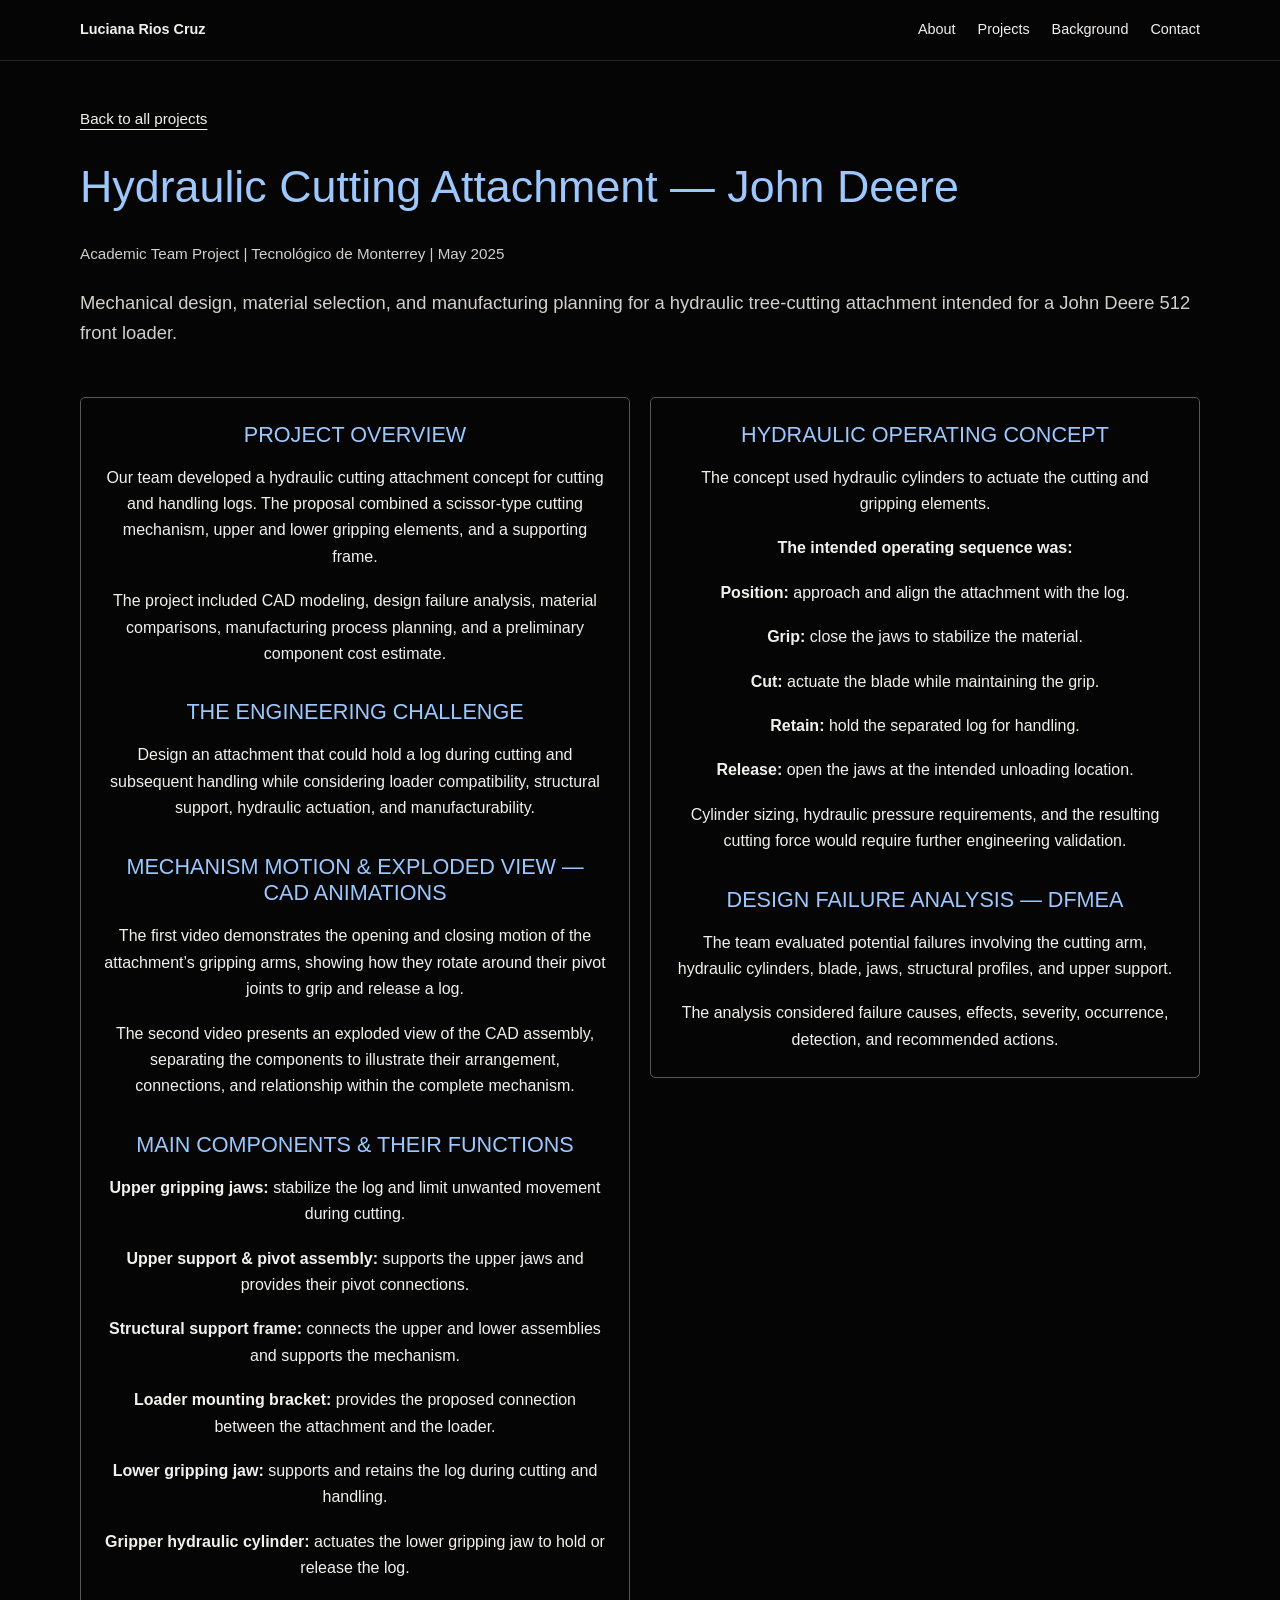
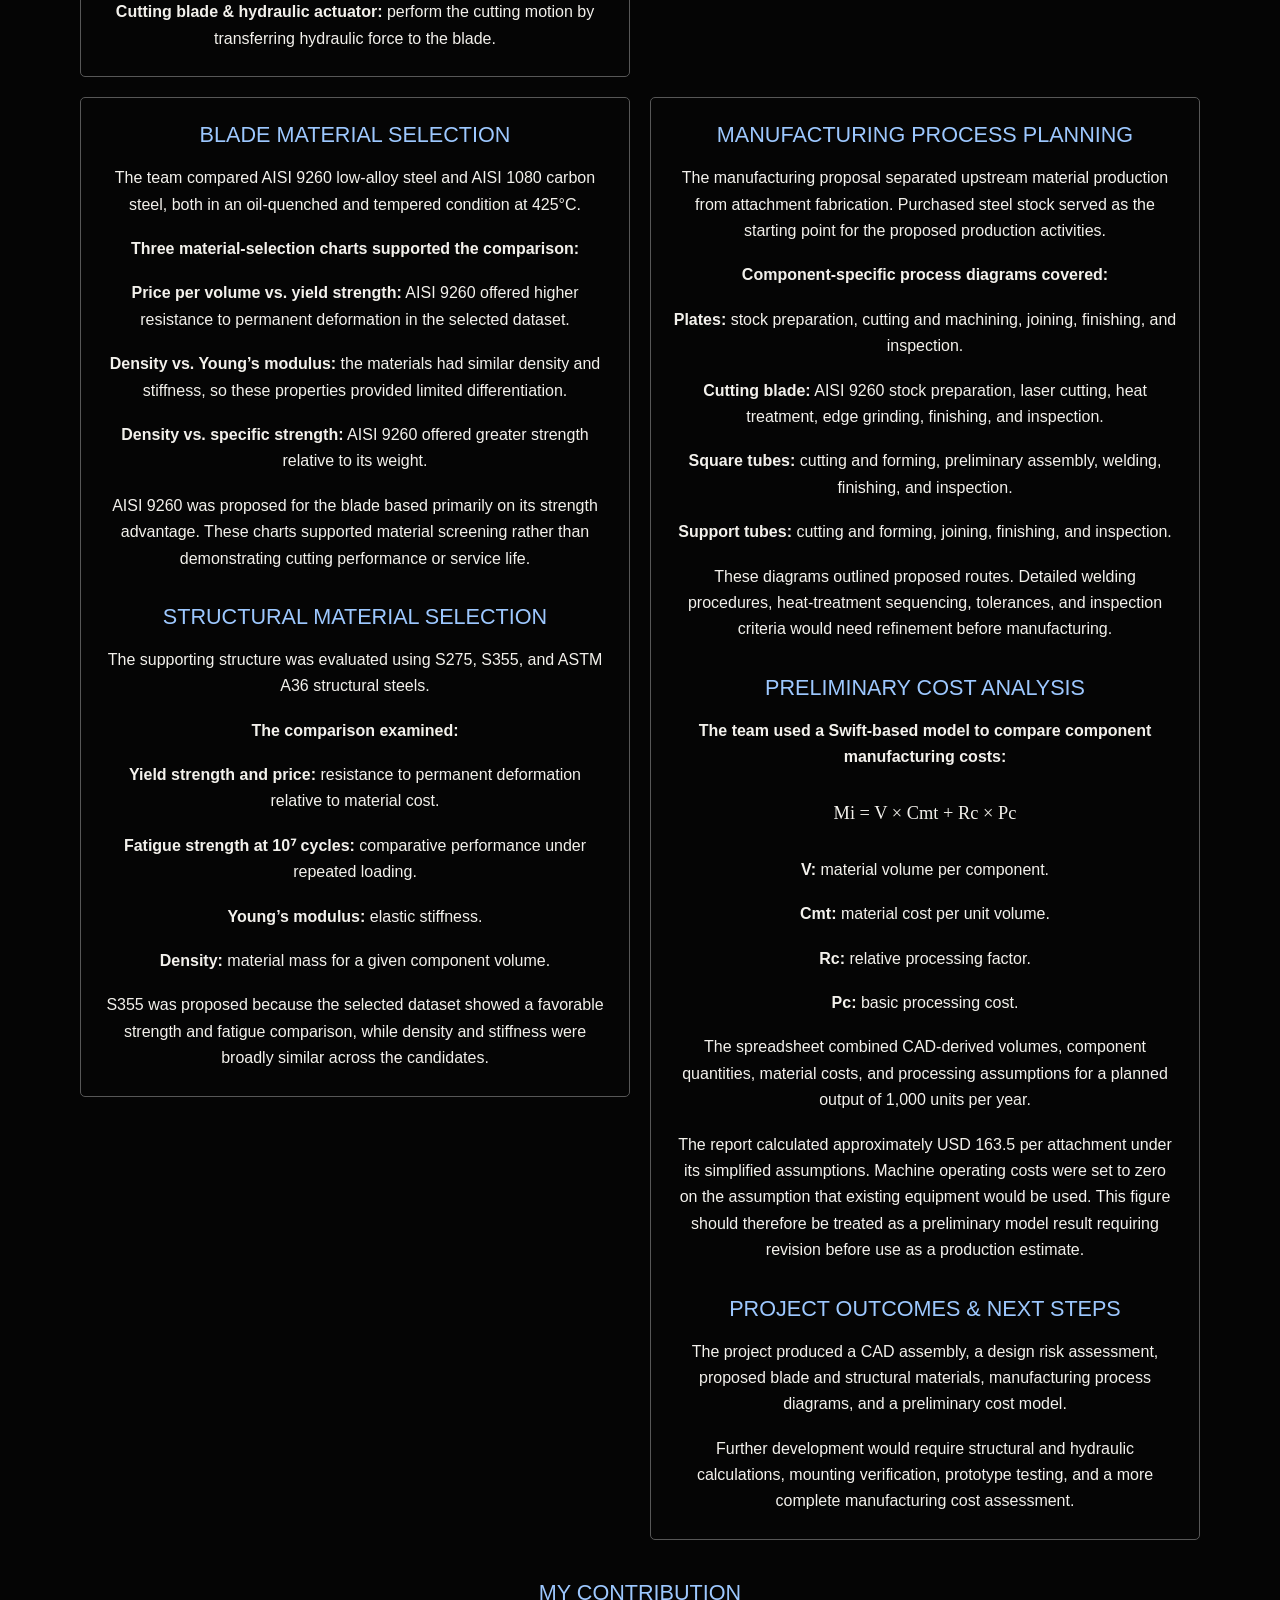
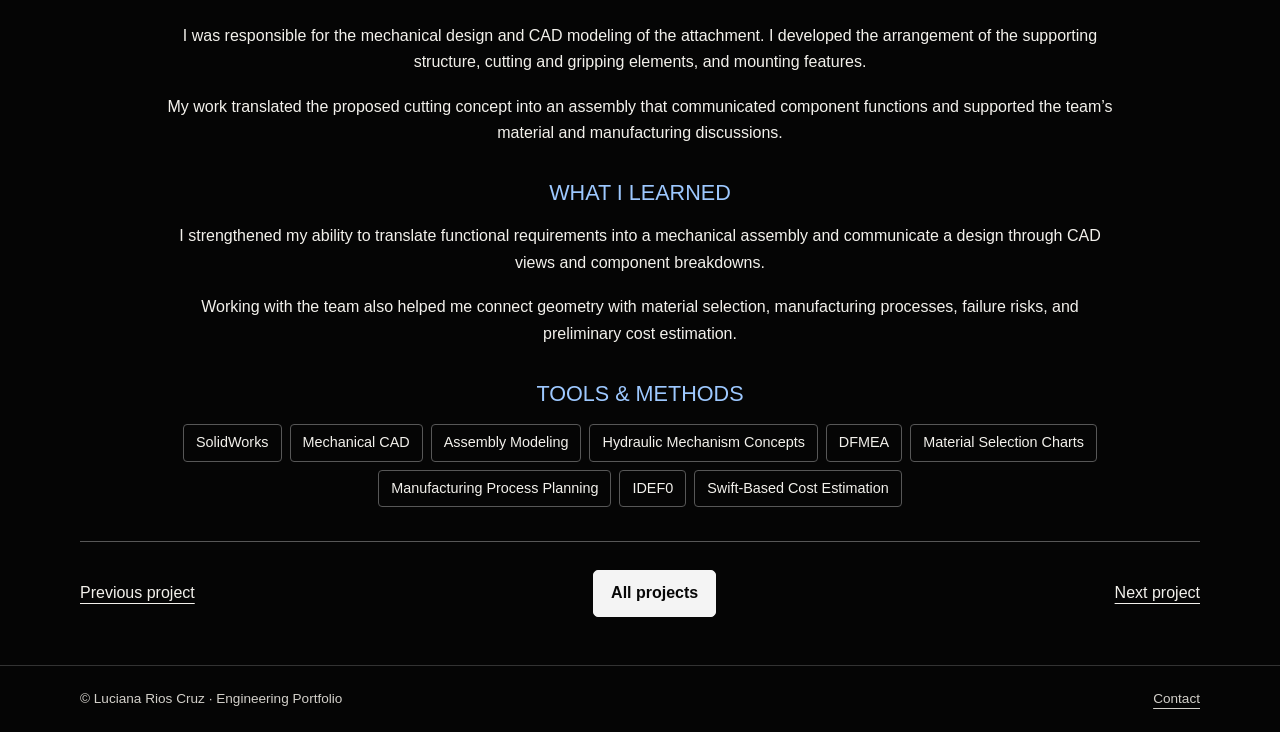
<file: hydraulic-attachment.html>
<!doctype html>
<html lang="en"><head><meta charset="utf-8"><meta name="viewport" content="width=device-width, initial-scale=1"><meta name="color-scheme" content="dark"><meta name="description" content="Engineering portfolio of Luciana Rios Cruz: mechatronics, robotics, automation, vision and control."><title>Hydraulic Cutting Attachment — John Deere | Luciana Rios Cruz</title><link rel="stylesheet" href="style.css"></head><body><a class="skip" href="#main">Skip to content</a><header class="site-header"><nav class="wrap" aria-label="Main navigation"><a class="brand" href="index.html">Luciana Rios Cruz</a><div class="nav-links"><a href="index.html#about">About</a><a href="index.html#projects">Projects</a><a href="background.html">Background</a><a href="index.html#contact">Contact</a></div></nav></header><main id="main" class="wrap"><div class="project-top"><a class="back" href="index.html#projects">Back to all projects</a><h1>Hydraulic Cutting Attachment — John Deere</h1><p class="meta">Academic Team Project | Tecnológico de Monterrey | May 2025</p><p class="subtitle">Mechanical design, material selection, and manufacturing planning for a hydraulic tree-cutting attachment intended for a John Deere 512 front loader.</p></div><div class="project-grid"><div class="project-panel"><section id="project-overview"><h2>PROJECT OVERVIEW</h2><p>Our team developed a hydraulic cutting attachment concept for cutting and handling logs. The proposal combined a scissor-type cutting mechanism, upper and lower gripping elements, and a supporting frame.</p><p>The project included CAD modeling, design failure analysis, material comparisons, manufacturing process planning, and a preliminary component cost estimate.</p>
<!-- Add images, videos or tables for this section here later. -->
</section><section id="the-engineering-challenge"><h2>THE ENGINEERING CHALLENGE</h2><p>Design an attachment that could hold a log during cutting and subsequent handling while considering loader compatibility, structural support, hydraulic actuation, and manufacturability.</p>
<!-- Add images, videos or tables for this section here later. -->
</section><section id="mechanism-motion-exploded-view-cad-animations"><h2>MECHANISM MOTION &amp; EXPLODED VIEW — CAD ANIMATIONS</h2><p>The first video demonstrates the opening and closing motion of the attachment’s gripping arms, showing how they rotate around their pivot joints to grip and release a log.</p><p>The second video presents an exploded view of the CAD assembly, separating the components to illustrate their arrangement, connections, and relationship within the complete mechanism.</p>
<!-- Add images, videos or tables for this section here later. -->
</section><section id="main-components-their-functions"><h2>MAIN COMPONENTS &amp; THEIR FUNCTIONS</h2><p><strong>Upper gripping jaws:</strong> stabilize the log and limit unwanted movement during cutting.</p><p><strong>Upper support &amp; pivot assembly:</strong> supports the upper jaws and provides their pivot connections.</p><p><strong>Structural support frame:</strong> connects the upper and lower assemblies and supports the mechanism.</p><p><strong>Loader mounting bracket:</strong> provides the proposed connection between the attachment and the loader.</p><p><strong>Lower gripping jaw:</strong> supports and retains the log during cutting and handling.</p><p><strong>Gripper hydraulic cylinder:</strong> actuates the lower gripping jaw to hold or release the log.</p><p><strong>Cutting blade &amp; hydraulic actuator:</strong> perform the cutting motion by transferring hydraulic force to the blade.</p>
<!-- Add images, videos or tables for this section here later. -->
</section></div><div class="project-panel"><section id="hydraulic-operating-concept"><h2>HYDRAULIC OPERATING CONCEPT</h2><p>The concept used hydraulic cylinders to actuate the cutting and gripping elements.</p><p><strong>The intended operating sequence was:</strong></p><p><strong>Position:</strong> approach and align the attachment with the log.</p><p><strong>Grip:</strong> close the jaws to stabilize the material.</p><p><strong>Cut:</strong> actuate the blade while maintaining the grip.</p><p><strong>Retain:</strong> hold the separated log for handling.</p><p><strong>Release:</strong> open the jaws at the intended unloading location.</p><p>Cylinder sizing, hydraulic pressure requirements, and the resulting cutting force would require further engineering validation.</p>
<!-- Add images, videos or tables for this section here later. -->
</section><section id="design-failure-analysis-dfmea"><h2>DESIGN FAILURE ANALYSIS — DFMEA</h2><p>The team evaluated potential failures involving the cutting arm, hydraulic cylinders, blade, jaws, structural profiles, and upper support.</p><p>The analysis considered failure causes, effects, severity, occurrence, detection, and recommended actions.</p>
<!-- Add images, videos or tables for this section here later. -->
</section></div><div class="project-panel"><section id="blade-material-selection"><h2>BLADE MATERIAL SELECTION</h2><p>The team compared AISI 9260 low-alloy steel and AISI 1080 carbon steel, both in an oil-quenched and tempered condition at 425°C.</p><p><strong>Three material-selection charts supported the comparison:</strong></p><p><strong>Price per volume vs. yield strength:</strong> AISI 9260 offered higher resistance to permanent deformation in the selected dataset.</p><p><strong>Density vs. Young’s modulus:</strong> the materials had similar density and stiffness, so these properties provided limited differentiation.</p><p><strong>Density vs. specific strength:</strong> AISI 9260 offered greater strength relative to its weight.</p><p>AISI 9260 was proposed for the blade based primarily on its strength advantage. These charts supported material screening rather than demonstrating cutting performance or service life.</p>
<!-- Add images, videos or tables for this section here later. -->
</section><section id="structural-material-selection"><h2>STRUCTURAL MATERIAL SELECTION</h2><p>The supporting structure was evaluated using S275, S355, and ASTM A36 structural steels.</p><p><strong>The comparison examined:</strong></p><p><strong>Yield strength and price:</strong> resistance to permanent deformation relative to material cost.</p><p><strong>Fatigue strength at 10⁷ cycles:</strong> comparative performance under repeated loading.</p><p><strong>Young’s modulus:</strong> elastic stiffness.</p><p><strong>Density:</strong> material mass for a given component volume.</p><p>S355 was proposed because the selected dataset showed a favorable strength and fatigue comparison, while density and stiffness were broadly similar across the candidates.</p>
<!-- Add images, videos or tables for this section here later. -->
</section></div><div class="project-panel"><section id="manufacturing-process-planning"><h2>MANUFACTURING PROCESS PLANNING</h2><p>The manufacturing proposal separated upstream material production from attachment fabrication. Purchased steel stock served as the starting point for the proposed production activities.</p><p><strong>Component-specific process diagrams covered:</strong></p><p><strong>Plates:</strong> stock preparation, cutting and machining, joining, finishing, and inspection.</p><p><strong>Cutting blade:</strong> AISI 9260 stock preparation, laser cutting, heat treatment, edge grinding, finishing, and inspection.</p><p><strong>Square tubes:</strong> cutting and forming, preliminary assembly, welding, finishing, and inspection.</p><p><strong>Support tubes:</strong> cutting and forming, joining, finishing, and inspection.</p><p>These diagrams outlined proposed routes. Detailed welding procedures, heat-treatment sequencing, tolerances, and inspection criteria would need refinement before manufacturing.</p>
<!-- Add images, videos or tables for this section here later. -->
</section><section id="preliminary-cost-analysis"><h2>PRELIMINARY COST ANALYSIS</h2><p><strong>The team used a Swift-based model to compare component manufacturing costs:</strong></p><p class="equation">Mi = V × Cmt + Rc × Pc</p><p><strong>V:</strong> material volume per component.</p><p><strong>Cmt:</strong> material cost per unit volume.</p><p><strong>Rc:</strong> relative processing factor.</p><p><strong>Pc:</strong> basic processing cost.</p><p>The spreadsheet combined CAD-derived volumes, component quantities, material costs, and processing assumptions for a planned output of 1,000 units per year.</p><p>The report calculated approximately USD 163.5 per attachment under its simplified assumptions. Machine operating costs were set to zero on the assumption that existing equipment would be used. This figure should therefore be treated as a preliminary model result requiring revision before use as a production estimate.</p>
<!-- Add images, videos or tables for this section here later. -->
</section><section id="project-outcomes-next-steps"><h2>PROJECT OUTCOMES &amp; NEXT STEPS</h2><p>The project produced a CAD assembly, a design risk assessment, proposed blade and structural materials, manufacturing process diagrams, and a preliminary cost model.</p><p>Further development would require structural and hydraulic calculations, mounting verification, prototype testing, and a more complete manufacturing cost assessment.</p>
<!-- Add images, videos or tables for this section here later. -->
</section></div></div><div class="closing"><section id="my-contribution"><h2>MY CONTRIBUTION</h2><p>I was responsible for the mechanical design and CAD modeling of the attachment. I developed the arrangement of the supporting structure, cutting and gripping elements, and mounting features.</p><p>My work translated the proposed cutting concept into an assembly that communicated component functions and supported the team’s material and manufacturing discussions.</p>
<!-- Add images, videos or tables for this section here later. -->
</section><section id="what-i-learned"><h2>WHAT I LEARNED</h2><p>I strengthened my ability to translate functional requirements into a mechanical assembly and communicate a design through CAD views and component breakdowns.</p><p>Working with the team also helped me connect geometry with material selection, manufacturing processes, failure risks, and preliminary cost estimation.</p>
<!-- Add images, videos or tables for this section here later. -->
</section><section class="tools"><h2>TOOLS & METHODS</h2><ul class="tags"><li>SolidWorks</li><li>Mechanical CAD</li><li>Assembly Modeling</li><li>Hydraulic Mechanism Concepts</li><li>DFMEA</li><li>Material Selection Charts</li><li>Manufacturing Process Planning</li><li>IDEF0</li><li>Swift-Based Cost Estimation</li></ul></section></div><nav class="project-navigation" aria-label="Project navigation"><a href="scale-tractor.html">Previous project</a><a class="button light" href="index.html#projects">All projects</a><a href="cab-climate.html">Next project</a></nav></main><footer><div class="wrap">© Luciana Rios Cruz · Engineering Portfolio<a href="index.html#contact">Contact</a></div></footer></body></html>
</file>
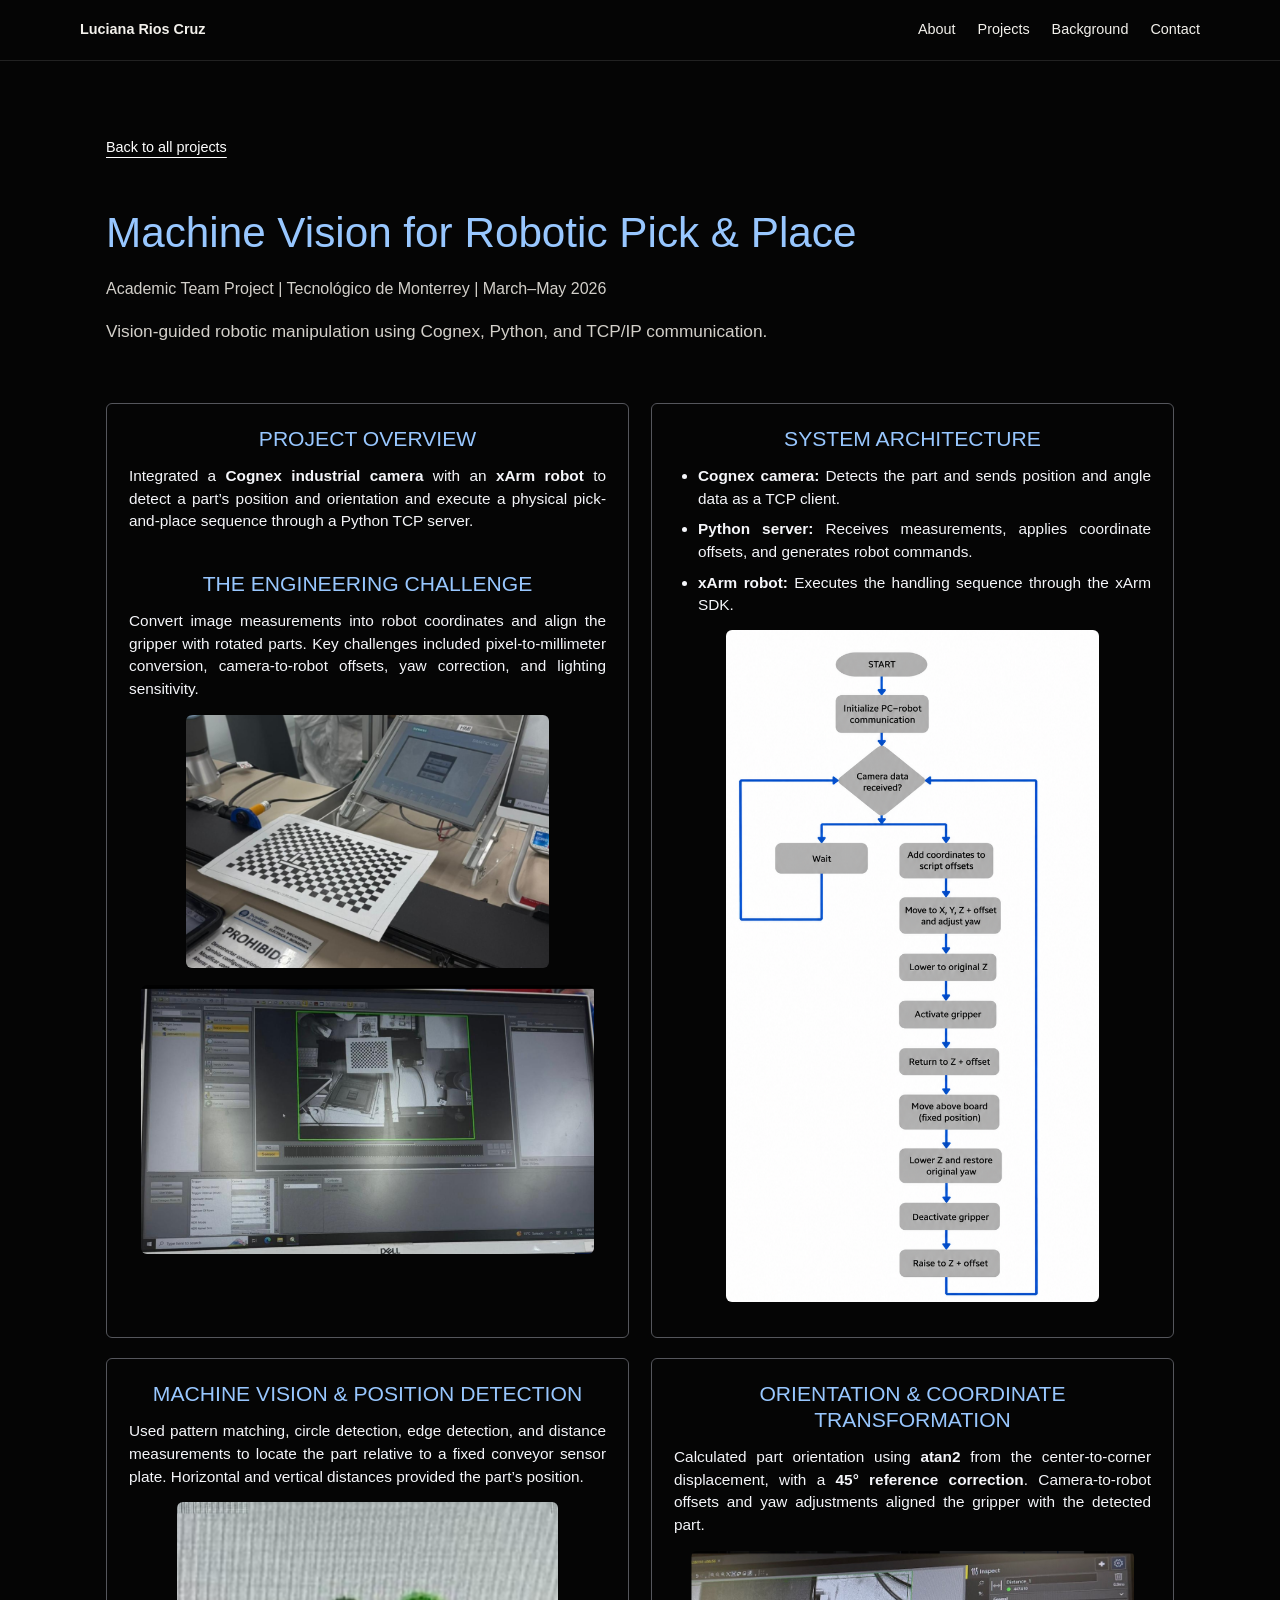
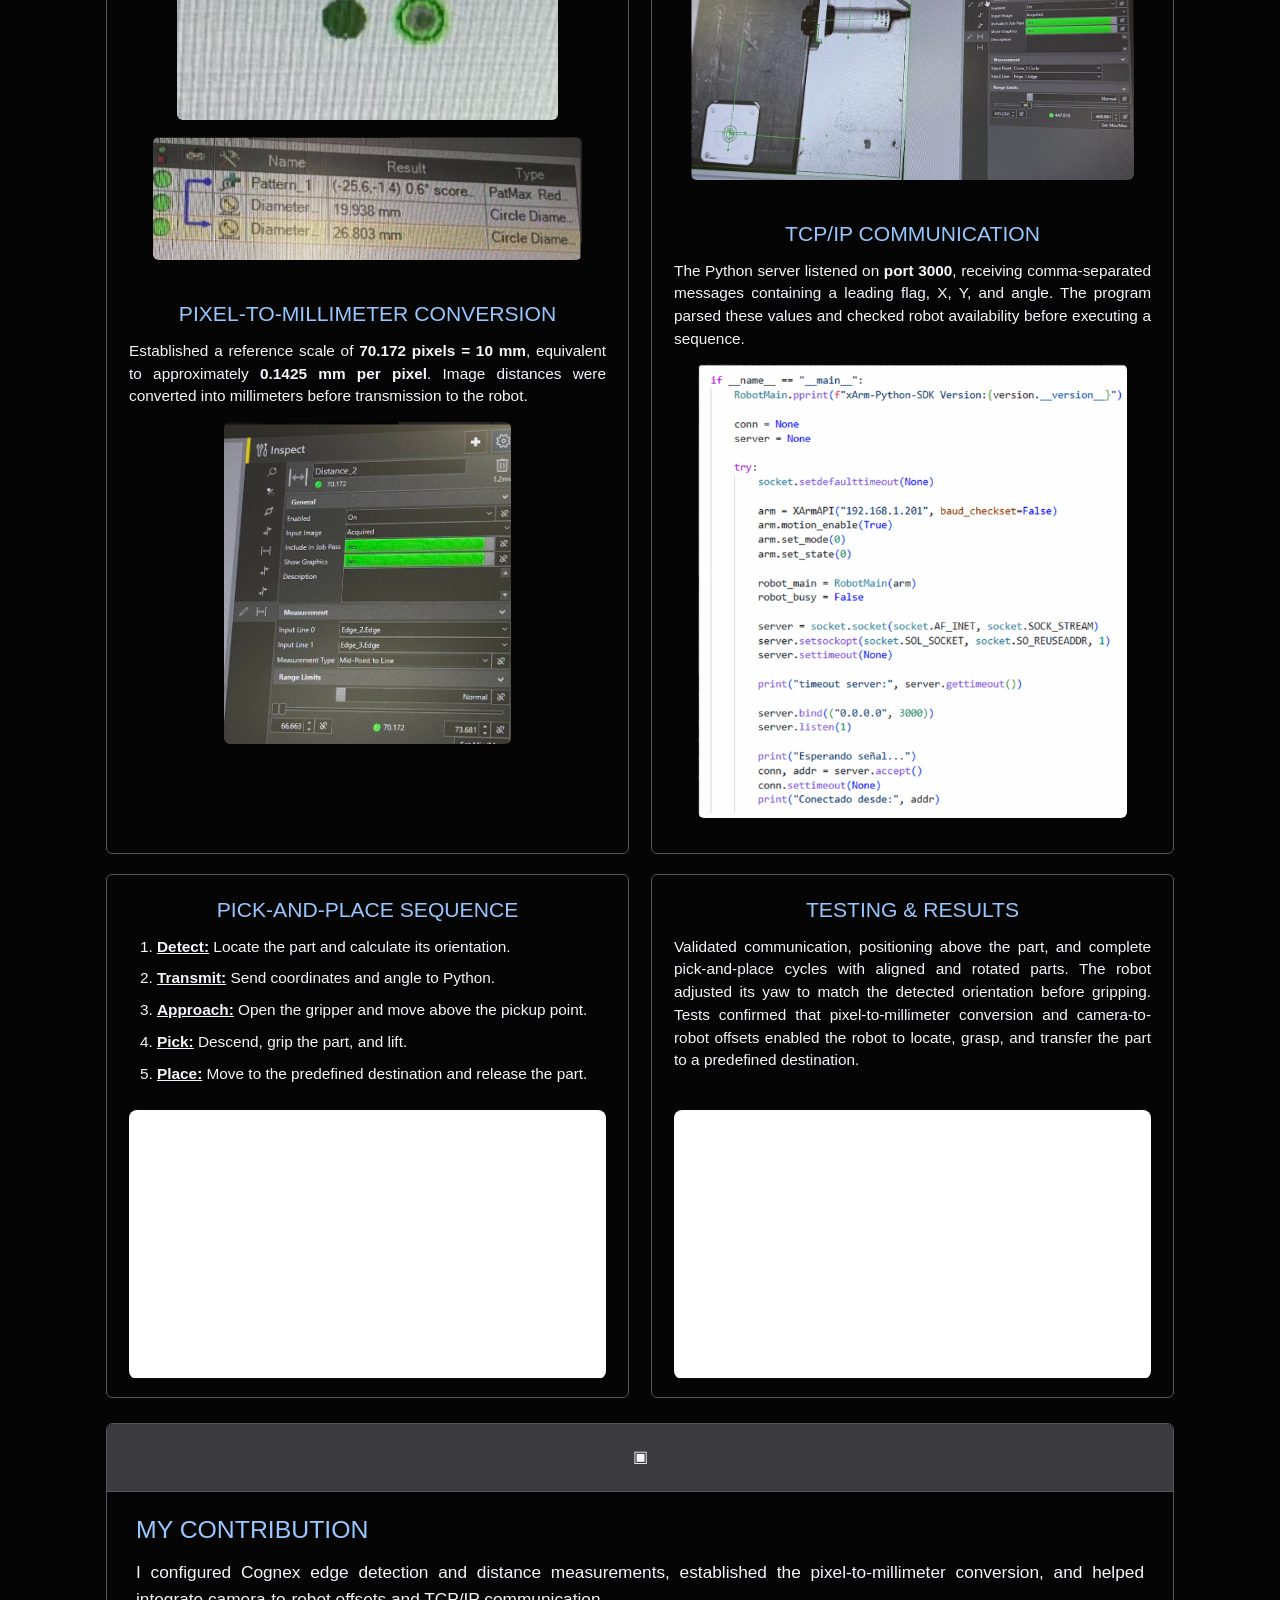
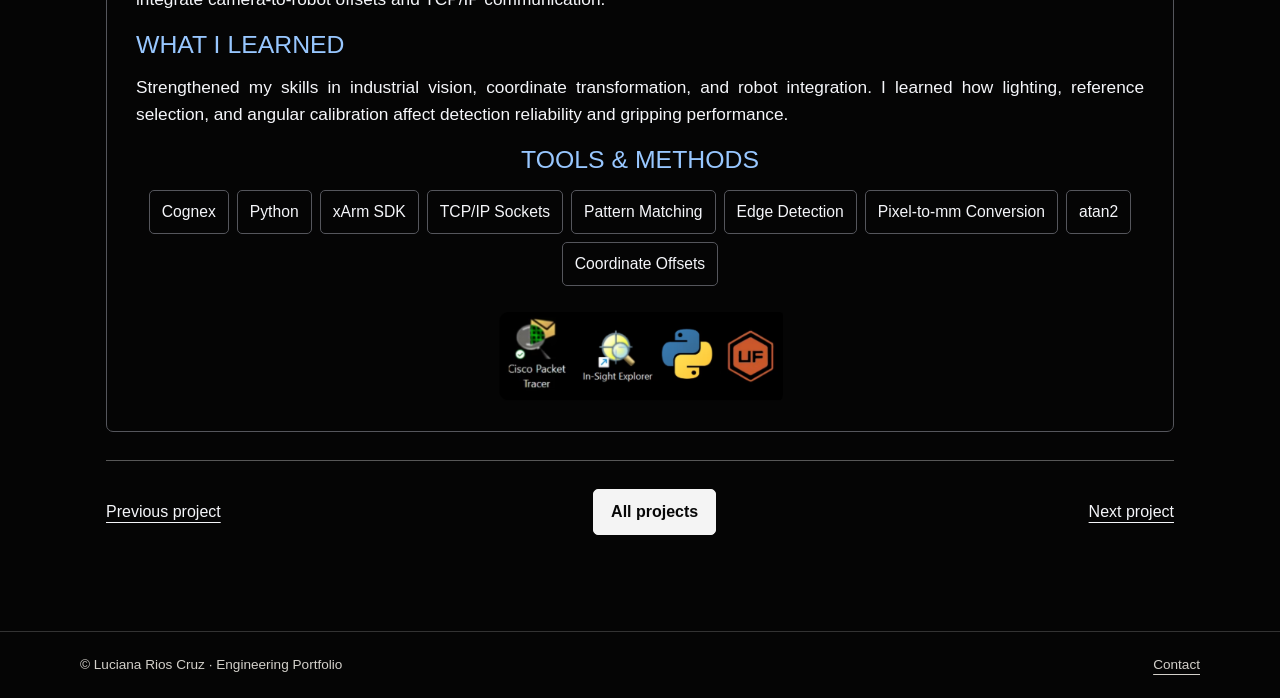
<file: machine-vision.html>
<!DOCTYPE html>
<html lang="en"><head><meta charset="utf-8"/><meta content="width=device-width,initial-scale=1" name="viewport"/><meta content="dark" name="color-scheme"/><meta content="Cognex industrial camera and xArm robotic pick and place project" name="description"/><title>Machine Vision for Robotic Pick &amp; Place | Luciana Rios Cruz</title><link href="style.css" rel="stylesheet"/>
<style>
/* Specific project styling: self-contained so existing style.css need not be changed. */
:root{--mv-blue:#98c7ff;--mv-line:#55565c}
#main.mv-page{max-width:1320px;margin:auto;padding:28px 26px 48px;color:#f5f6fa}
.mv-page .project-top{margin-bottom:28px}
.mv-page .project-top h1{font-size:clamp(1.75rem,3.3vw,2.8rem)!important;line-height:1.2;font-weight:400;color:var(--mv-blue);margin:20px 0 18px}
.mv-page .project-top .meta{font-size:1rem;margin:0 0 14px;text-align:left}
.mv-page .project-top .subtitle{font-size:1.08rem;margin:0;text-align:left}
.mv-page .project-top .back{color:#fff;text-decoration:underline;font-size:.9rem}
.mv-page .mv-grid{display:grid;grid-template-columns:repeat(2,minmax(0,1fr));gap:20px 22px;align-items:stretch}
.mv-page .mv-card{min-width:0;border:1px solid var(--mv-line);border-radius:6px;padding:22px 22px 18px;background:#050505;display:flex;flex-direction:column;box-sizing:border-box}
.mv-page .mv-card section + section{margin-top:24px}
.mv-page .mv-card h2{font-size:clamp(1.15rem,1.65vw,1.65rem);font-weight:400;line-height:1.22;color:var(--mv-blue);text-align:center;margin:0 0 13px}
.mv-page .mv-card p,.mv-page .mv-card li{font-size:clamp(.96rem,1.15vw,1.08rem);line-height:1.48}
.mv-page .mv-card p{text-align:justify;text-justify:inter-word;hyphens:auto;margin:0 0 14px}
.mv-page .mv-card ul{padding-left:24px;margin:0 0 12px}
.mv-page .mv-card ul li{margin:8px 0;text-align:justify}
.mv-page .mv-card ol{margin:0;padding-left:28px}
.mv-page .mv-card ol li{margin:0 0 9px;text-align:justify;hyphens:auto}
.mv-page .mv-card figure{display:block;max-width:100%;padding:0;margin:13px auto 17px;text-align:center}
.mv-page .mv-card figure a{display:block;text-decoration:none;line-height:0;border-radius:7px;outline-offset:3px}
.mv-page .mv-card figure img{display:block;max-width:100%;height:auto;object-fit:contain;margin:auto;border-radius:6px;transition:transform .23s ease,box-shadow .23s ease;transform-origin:center}
.mv-page .mv-card figure a:hover img,.mv-page .mv-card figure a:focus-visible img{transform:scale(1.055);box-shadow:0 12px 30px #000b;position:relative;z-index:5}
.mv-page .mv-card figure a:focus-visible{outline:2px solid var(--mv-blue)}
.mv-page .mv-card figure.photo{width:min(76%,400px)}
.mv-page .mv-card figure.interface{width:min(95%,550px)}
.mv-page .mv-card figure.flowchart{width:min(78%,450px)}
.mv-page .mv-card figure.circle{width:min(80%,400px)}
.mv-page .mv-card figure.results{width:min(90%,530px)}
.mv-page .mv-card figure.calibration{width:min(60%,330px)}
.mv-page .mv-card figure.orientation{width:min(93%,540px)}
.mv-page .mv-card figure.code{width:min(90%,500px)}
.mv-page .mv-card .video-container{position:relative;aspect-ratio:16/9;width:100%;max-width:590px;margin:14px auto 0;border-radius:8px;overflow:hidden;background:#111}
.mv-page .mv-card .video-container iframe{border:0;display:block;width:100%;height:100%}
.mv-page .mv-card.videos{justify-content:space-between}
.mv-page .mv-card.videos .video-container{margin-top:16px}
.mv-page .mv-card .footnote{color:#b7b8bd;font-size:.85rem;text-align:center}
.mv-page .mv-closing{border:1px solid var(--mv-line);border-radius:7px;margin-top:25px;overflow:hidden;background:#050505}
.mv-page .mv-closing-header{height:68px;background:#3b3b3f;display:flex;justify-content:center;align-items:center;border-bottom:1px solid var(--mv-line)}
.mv-page .mv-closing-header img{height:36px;width:auto;object-fit:contain}
.mv-page .mv-closing-body{padding:23px 29px 27px}
.mv-page .mv-closing h2{color:var(--mv-blue);font-weight:400;font-size:1.55rem;margin:15px 0 13px}
.mv-page .mv-closing h2:first-child{margin-top:0}
.mv-page .mv-closing p{font-size:1.08rem;line-height:1.6;text-align:justify;hyphens:auto;margin:0 0 16px}
.mv-page .mv-tags{list-style:none;display:flex;flex-wrap:wrap;justify-content:center;gap:9px;padding:0;margin:13px 0 25px}
.mv-page .mv-tags li{border:1px solid var(--mv-line);padding:8px 12px;border-radius:5px;white-space:nowrap;font-size:.98rem}
.mv-page .mv-logos{max-width:285px;width:90%;height:auto;display:block;margin:auto;border-radius:10px}
.mv-page .project-navigation{margin-top:28px}
@media(max-width:750px){#main.mv-page{padding:20px 15px 38px}.mv-page .mv-grid{grid-template-columns:minmax(0,1fr);gap:16px}.mv-page .mv-card{padding:19px 15px}.mv-page .mv-card figure.flowchart{width:min(70%,390px)}.mv-page .mv-closing-body{padding:19px}.mv-page .mv-card figure.code{width:min(92%,510px)}}
@media(prefers-reduced-motion:reduce){.mv-page .mv-card figure img{transition:none!important}.mv-page .mv-card figure a:hover img{transform:none!important}}
</style><style>
/* Closing section: justify prose but center Tools & Methods title and badges. */
.mv-page .mv-closing-body #my-contribution p,
.mv-page .mv-closing-body #what-i-learned p {text-align:justify!important;text-justify:inter-word;hyphens:auto}
.mv-page #tools-and-methods > h2 {text-align:center!important}
.mv-page #tools-and-methods .mv-tags {display:flex;justify-content:center!important;align-items:center;flex-wrap:wrap;gap:8px;margin:14px auto 20px;padding:0}
.mv-page #tools-and-methods .mv-tags li {text-align:center;list-style:none}
.mv-page #tools-and-methods .mv-logos {display:block;margin:15px auto 0}
</style></head>
<body><a class="skip" href="#main">Skip to content</a><header class="site-header"><nav aria-label="Main navigation" class="wrap"><a class="brand" href="index.html">Luciana Rios Cruz</a><div class="nav-links"><a href="index.html#about">About</a><a href="index.html#projects">Projects</a><a href="background.html">Background</a><a href="index.html#contact">Contact</a></div></nav></header>
<main class="wrap mv-page" id="main"><div class="project-top"><a class="back" href="index.html#projects">Back to all projects</a><h1>Machine Vision for Robotic Pick &amp; Place</h1><p class="meta">Academic Team Project | Tecnológico de Monterrey | March–May 2026</p><p class="subtitle">Vision-guided robotic manipulation using Cognex, Python, and TCP/IP communication.</p></div>
<div class="mv-grid">
<article class="mv-card"><section id="project-overview"><h2>PROJECT OVERVIEW</h2><p>Integrated a <strong>Cognex industrial camera</strong> with an <strong>xArm robot</strong> to detect a part’s position and orientation and execute a physical pick-and-place sequence through a Python TCP server.</p></section>
<section id="the-engineering-challenge"><h2>THE ENGINEERING CHALLENGE</h2><p>Convert image measurements into robot coordinates and align the gripper with rotated parts. Key challenges included pixel-to-millimeter conversion, camera-to-robot offsets, yaw correction, and lighting sensitivity.</p>
<figure class="photo"><a href="mv-calibration-setup.png" rel="noopener" target="_blank"><img alt="Cognex calibration checkerboard on the robotic inspection station" loading="lazy" src="mv-calibration-setup.png"/></a></figure><figure class="interface"><a href="mv-cognex-interface.png" rel="noopener" target="_blank"><img alt="Cognex industrial machine vision interface during camera configuration" loading="lazy" src="mv-cognex-interface.png"/></a></figure></section></article>
<article class="mv-card"><section id="system-architecture"><h2>SYSTEM ARCHITECTURE</h2><ul><li><strong>Cognex camera:</strong> Detects the part and sends position and angle data as a TCP client.</li><li><strong>Python server:</strong> Receives measurements, applies coordinate offsets, and generates robot commands.</li><li><strong>xArm robot:</strong> Executes the handling sequence through the xArm SDK.</li></ul><figure class="flowchart"><a href="mv-system-flowchart.png" rel="noopener" target="_blank"><img alt="Flowchart of Cognex data transfer and xArm pick-and-place motion through Python" loading="lazy" src="mv-system-flowchart.png"/></a></figure></section></article>
<article class="mv-card"><section id="machine-vision-position-detection"><h2>MACHINE VISION &amp; POSITION DETECTION</h2><p>Used pattern matching, circle detection, edge detection, and distance measurements to locate the part relative to a fixed conveyor sensor plate. Horizontal and vertical distances provided the part’s position.</p><figure class="circle"><a href="mv-circle-detection.png" rel="noopener" target="_blank"><img alt="Green circular features detected by industrial vision" loading="lazy" src="mv-circle-detection.png"/></a></figure><figure class="results"><a href="mv-detection-results.png" rel="noopener" target="_blank"><img alt="Cognex pattern matching and circle diameter measurements" loading="lazy" src="mv-detection-results.png"/></a></figure></section>
<section id="pixel-to-millimeter-conversion"><h2>PIXEL-TO-MILLIMETER CONVERSION</h2><p>Established a reference scale of <strong>70.172 pixels = 10 mm</strong>, equivalent to approximately <strong>0.1425 mm per pixel</strong>. Image distances were converted into millimeters before transmission to the robot.</p><figure class="calibration"><a href="mv-pixel-calibration.png" rel="noopener" target="_blank"><img alt="Cognex distance measurement of 70.172 pixels used for scale calibration" loading="lazy" src="mv-pixel-calibration.png"/></a></figure></section></article>
<article class="mv-card"><section id="orientation-coordinate-transformation"><h2>ORIENTATION &amp; COORDINATE TRANSFORMATION</h2><p>Calculated part orientation using <strong>atan2</strong> from the center-to-corner displacement, with a <strong>45° reference correction</strong>. Camera-to-robot offsets and yaw adjustments aligned the gripper with the detected part.</p><figure class="orientation"><a href="mv-orientation.png" rel="noopener" target="_blank"><img alt="Cognex tool measuring distance and reference position on robot workspace" loading="lazy" src="mv-orientation.png"/></a></figure></section>
<section id="tcp-ip-communication"><h2>TCP/IP COMMUNICATION</h2><p>The Python server listened on <strong>port 3000</strong>, receiving comma-separated messages containing a leading flag, X, Y, and angle. The program parsed these values and checked robot availability before executing a sequence.</p><figure class="code"><a href="mv-python-server.png" rel="noopener" target="_blank"><img alt="Python TCP server using xArm SDK and socket binding on port 3000" loading="lazy" src="mv-python-server.png"/></a></figure></section></article>
<article class="mv-card videos"><section id="pick-and-place-sequence"><h2>PICK-AND-PLACE SEQUENCE</h2><ol><li><strong><u>Detect:</u></strong> Locate the part and calculate its orientation.</li><li><strong><u>Transmit:</u></strong> Send coordinates and angle to Python.</li><li><strong><u>Approach:</u></strong> Open the gripper and move above the pickup point.</li><li><strong><u>Pick:</u></strong> Descend, grip the part, and lift.</li><li><strong><u>Place:</u></strong> Move to the predefined destination and release the part.</li></ol></section><div class="video-container"><iframe allow="accelerometer; autoplay; encrypted-media; picture-in-picture; clipboard-write; gyroscope; web-share" allowfullscreen="" loading="eager" referrerpolicy="strict-origin-when-cross-origin" src="https://www.youtube-nocookie.com/embed/47PhyedMwIg?autoplay=1&amp;mute=1&amp;loop=1&amp;playlist=47PhyedMwIg&amp;playsinline=1&amp;rel=0" title="Pick-and-place sequence using Cognex and xArm"></iframe></div></article>
<article class="mv-card videos"><section id="testing-results"><h2>TESTING &amp; RESULTS</h2><p>Validated communication, positioning above the part, and complete pick-and-place cycles with aligned and rotated parts. The robot adjusted its yaw to match the detected orientation before gripping. Tests confirmed that pixel-to-millimeter conversion and camera-to-robot offsets enabled the robot to locate, grasp, and transfer the part to a predefined destination.</p></section><div class="video-container"><iframe allow="accelerometer; autoplay; encrypted-media; picture-in-picture; clipboard-write; gyroscope; web-share" allowfullscreen="" loading="eager" referrerpolicy="strict-origin-when-cross-origin" src="https://www.youtube-nocookie.com/embed/eiO2zzAL1m8?autoplay=1&amp;mute=1&amp;loop=1&amp;playlist=eiO2zzAL1m8&amp;playsinline=1&amp;rel=0" title="Testing and results of Cognex xArm pick-and-place"></iframe></div></article>
</div>
<div class="mv-closing"><div class="mv-closing-header"><span aria-hidden="true">▣</span></div><div class="mv-closing-body"><section id="my-contribution"><h2>MY CONTRIBUTION</h2><p>I configured Cognex edge detection and distance measurements, established the pixel-to-millimeter conversion, and helped integrate camera-to-robot offsets and TCP/IP communication.</p></section><section id="what-i-learned"><h2>WHAT I LEARNED</h2><p>Strengthened my skills in industrial vision, coordinate transformation, and robot integration. I learned how lighting, reference selection, and angular calibration affect detection reliability and gripping performance.</p></section><section id="tools-and-methods"><h2>TOOLS &amp; METHODS</h2><ul class="mv-tags"><li>Cognex</li><li>Python</li><li>xArm SDK</li><li>TCP/IP Sockets</li><li>Pattern Matching</li><li>Edge Detection</li><li>Pixel-to-mm Conversion</li><li>atan2</li><li>Coordinate Offsets</li></ul><img alt="Cisco Packet Tracer, In-Sight Explorer, Python and UF software logos" class="mv-logos" src="mv-software-logos.png"/></section></div></div>
<nav aria-label="Project navigation" class="project-navigation"><a href="carrier.html">Previous project</a><a class="button light" href="index.html#projects">All projects</a><a href="puzzlebot.html">Next project</a></nav>
</main><footer><div class="wrap">© Luciana Rios Cruz · Engineering Portfolio<a href="index.html#contact">Contact</a></div></footer></body></html>
</file>
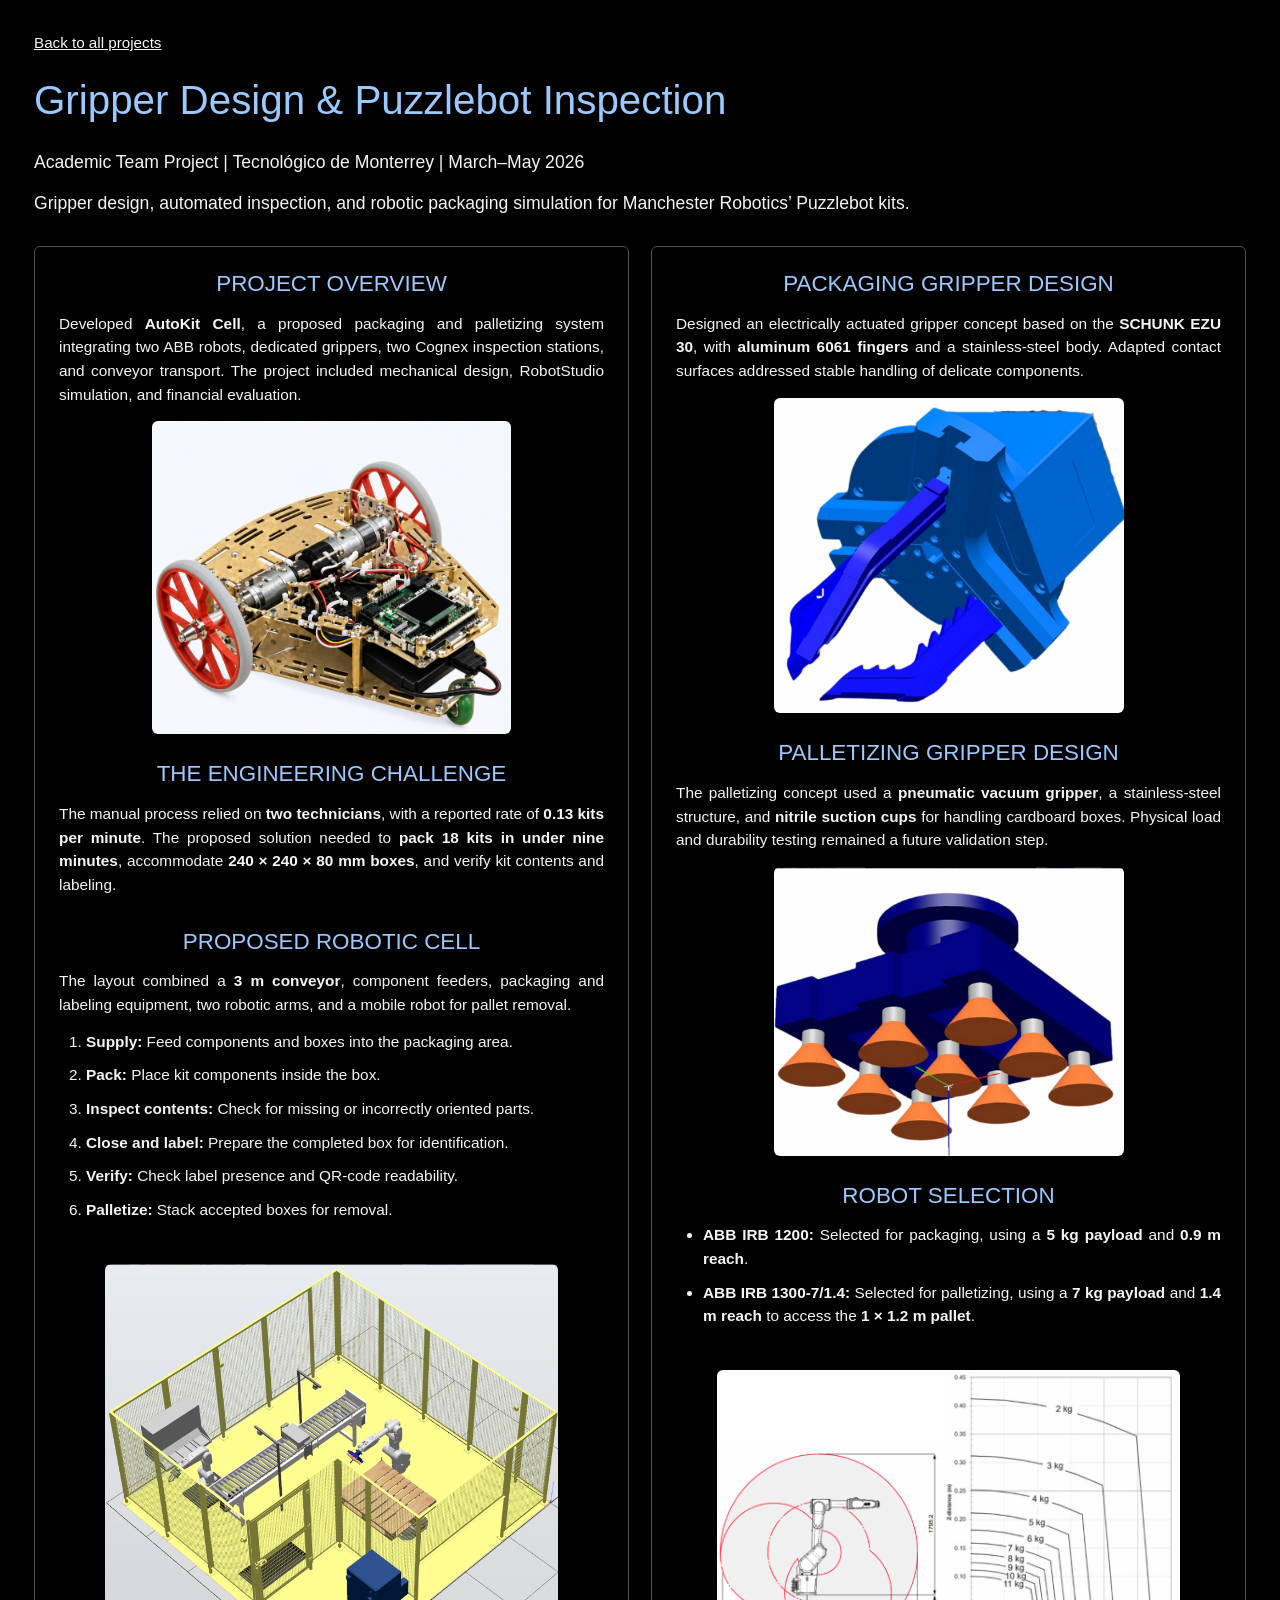
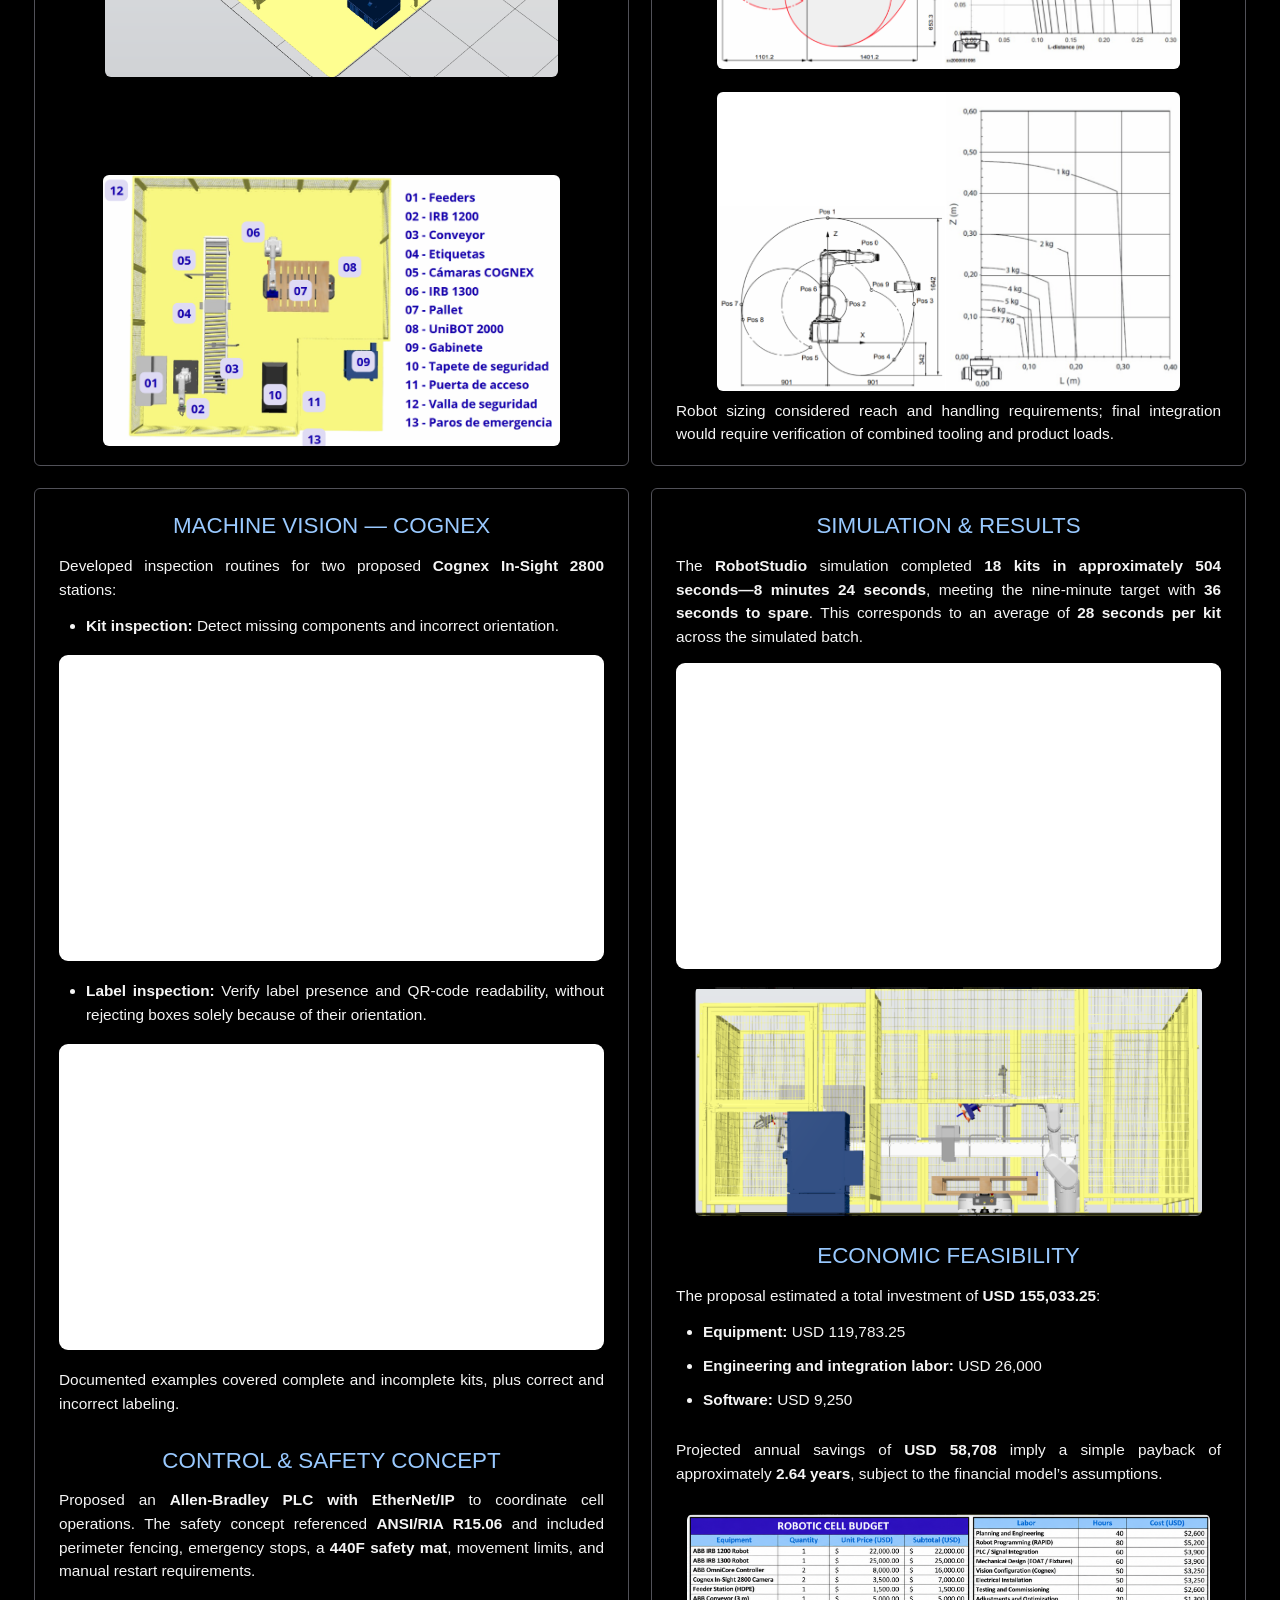
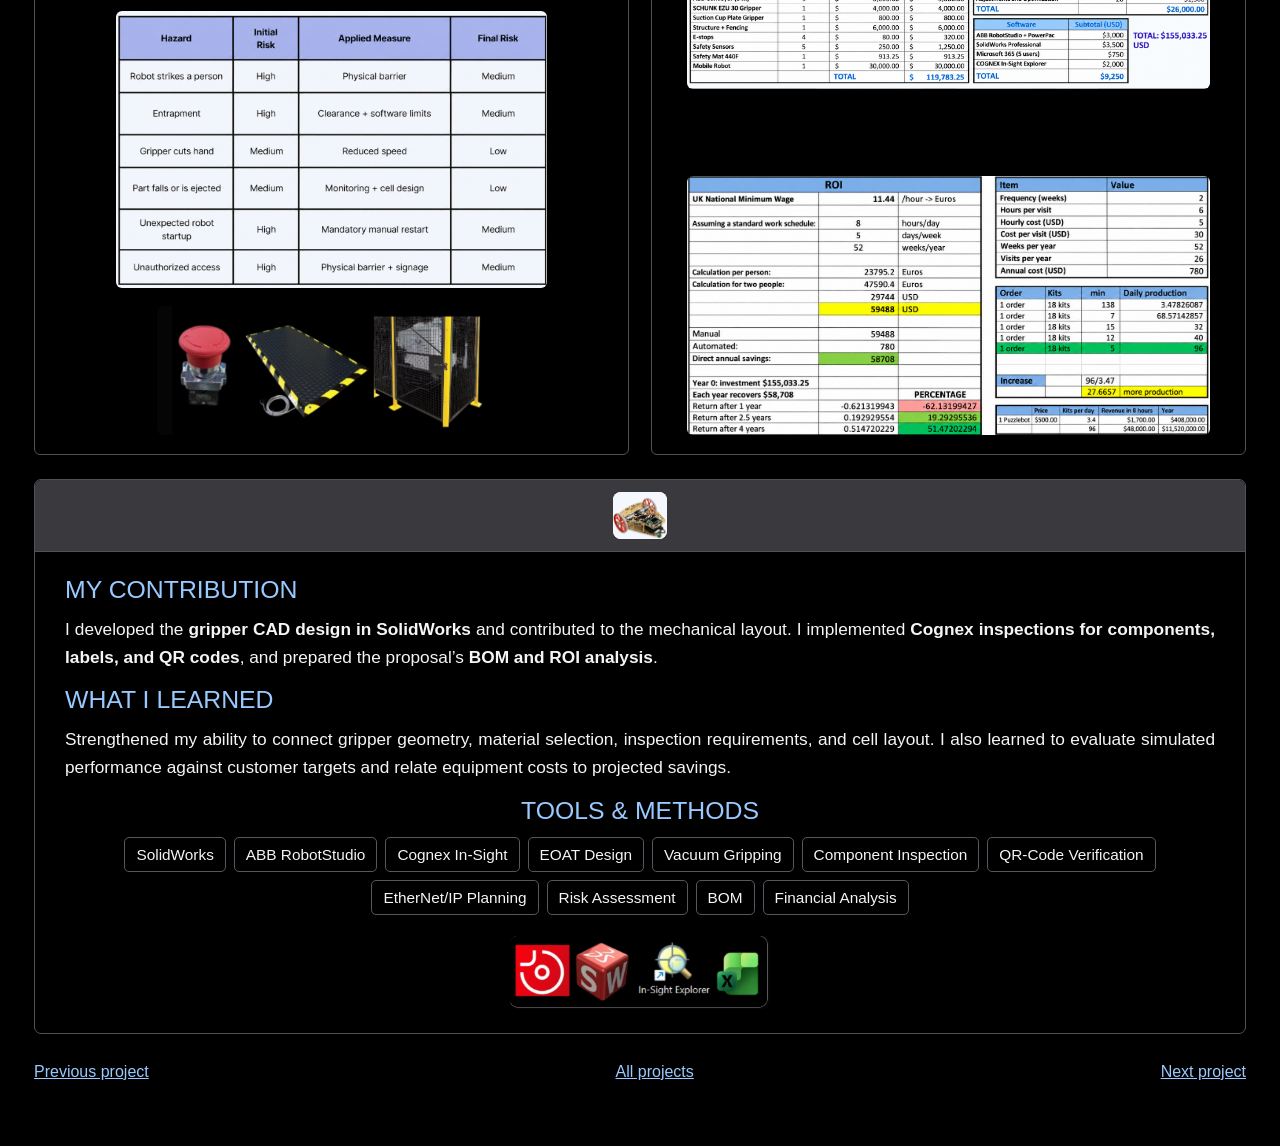
<file: puzzlebot.html>
<!DOCTYPE html>

<html lang="en"><head><meta charset="utf-8"/><meta content="width=device-width,initial-scale=1" name="viewport"/><meta content="dark" name="color-scheme"/><meta content="Gripper design and robotic packaging inspection project" name="description"/><title>Gripper Design &amp; Puzzlebot Inspection | Luciana Rios Cruz</title><style>
:root{--blue:#99c9ff;--edge:#515158}*{box-sizing:border-box}body{margin:0;background:#000;color:#f5f5f5;font-family:Arial,Helvetica,sans-serif;font-weight:400}a{color:inherit}.page{max-width:1420px;margin:0 auto;padding:34px 34px 65px}.back{font-size:.95rem}.intro{margin-bottom:30px}.intro h1{font-size:clamp(1.85rem,3.15vw,2.95rem);color:var(--blue);font-weight:400;line-height:1.22;margin:24px 0}.intro p{margin:14px 0;line-height:1.5;font-size:1.1rem}.grid{display:grid;grid-template-columns:repeat(2,minmax(0,1fr));gap:22px;align-items:stretch}.panel{border:1px solid var(--edge);border-radius:6px;padding:24px 24px 19px;min-width:0;display:flex;flex-direction:column;gap:19px}.panel section{min-width:0}.panel h2{color:var(--blue);font-size:clamp(1.22rem,1.75vw,1.6rem);font-weight:400;text-align:center;line-height:1.2;margin:0 0 14px}.panel p,.panel li{font-size:clamp(.96rem,1.18vw,1.09rem);line-height:1.54}.panel p{text-align:justify;text-justify:inter-word;hyphens:auto;margin:0 0 13px}.panel ul,.panel ol{padding-left:27px;margin:0 0 17px}.panel li{margin-bottom:10px;text-align:justify;hyphens:auto}.panel .image{display:block;margin:15px auto 8px;max-width:100%;text-align:center}.panel .image a{display:block;line-height:0;border-radius:7px}.panel .image img{max-width:100%;height:auto;display:block;margin:auto;border-radius:6px;object-fit:contain;transition:transform .2s ease,box-shadow .2s ease}.panel .image a:hover img{transform:scale(1.055);box-shadow:0 10px 25px #000b;position:relative;z-index:2}.image.robot{width:min(66%,370px)}.image.cell{width:min(83%,490px)}.image.layout{width:min(84%,490px)}.image.gripper{width:min(66%,350px)}.image.vacuum{width:min(66%,350px)}.image.reach{width:min(85%,480px)}.image.sim{width:min(93%,580px)}.image.safety{width:min(79%,460px)}.image.devices{width:min(64%,370px)}.image.finance{width:min(96%,620px)}.video{aspect-ratio:16/9;width:100%;max-width:620px;margin:14px auto 18px;background:#0c0c0c;border-radius:9px;overflow:hidden}.video iframe{width:100%;height:100%;display:block;border:0}.panel .video:last-child{margin-bottom:0}.closing{margin-top:24px;border:1px solid var(--edge);border-radius:7px;overflow:hidden}.closing-banner{height:72px;background:#3a3a3e;border-bottom:1px solid var(--edge);display:flex;align-items:center;justify-content:center}.closing-banner img{height:47px;width:54px;object-fit:contain;border-radius:8px;background:#fff}.closing-content{padding:24px 30px}.closing h2{text-align:left;color:var(--blue);font-size:1.55rem;font-weight:400;margin:12px 0}.closing h2:first-child{margin-top:0}.closing p{font-size:1.08rem;line-height:1.6;text-align:justify;margin:0 0 15px;hyphens:auto}.tags{list-style:none;display:flex;flex-wrap:wrap;justify-content:center;gap:9px;padding:0;margin:15px auto 25px}.tags li{border:1px solid var(--edge);border-radius:5px;padding:8px 11px}.logos{display:block;width:min(300px,85%);margin:15px auto 0;border-radius:8px}.nav{display:flex;justify-content:space-between;gap:15px;margin-top:29px;flex-wrap:wrap}.nav a{color:var(--blue)}@media(max-width:750px){.page{padding:20px 15px 40px}.grid{grid-template-columns:1fr;gap:18px}.panel{padding:18px 16px}.closing-content{padding:19px}.panel .image{width:90%;max-width:100%}.panel .image.robot,.panel .image.gripper,.panel .image.vacuum{width:75%}}@media(prefers-reduced-motion:reduce){.panel .image img{transition:none}.panel .image a:hover img{transform:none}}
</style><style>
/* Alineación real del último elemento de cada tarjeta en la misma fila.
   No empujar solo una imagen ni añadir alturas fijas. */
@media (min-width: 751px) {
  .grid > .panel { display:flex; flex-direction:column; }
  .grid > .panel > section:last-child {
    display:flex;
    flex-direction:column;
    flex:1 1 auto;
    min-height:0;
  }
  .grid > .panel > section:last-child > :last-child {
    margin-top:auto;
    margin-bottom:0;
  }
  .grid > .panel > section:last-child > .image:last-child {
    padding-top:10px;
  }
  /* Alinea los bordes de las figuras de la segunda fila sin deformar las tablas. */
  .grid > .panel:nth-child(3) .image.devices,
  .grid > .panel:nth-child(4) .image.finance:last-child {
    margin-bottom:0;
  }
}
</style><style>
/* Final project card: keep the Gamma-like card, readable content, and tool badges. */
.closing-content > h2 {text-align:left!important;}
.closing-content > p {text-align:justify!important;}
.closing-content .tags {
  display:flex!important;
  flex-wrap:wrap!important;
  justify-content:center!important;
  align-items:center!important;
  gap:8px!important;
  list-style:none!important;
  padding:0!important;
  margin:12px 0 21px!important;
}
.closing-content .tags li {
  display:list-item!important;
  border:1px solid #57575f!important;
  border-radius:5px!important;
  padding:7px 11px!important;
  margin:0!important;
  background:transparent!important;
  color:#f5f5f5!important;
  font-weight:400!important;
  font-size:0.96rem!important;
  line-height:1.25!important;
  white-space:nowrap!important;
  text-align:center!important;
}
.closing-content > img.logos {
  display:block!important;
  width:min(260px,85%)!important;
  max-width:100%!important;
  height:auto!important;
  margin:20px auto 0!important;
  object-fit:contain!important;
}
</style><style>
/* Center only Tools & Methods; retain left-aligned other headings and justified copy. */
.closing-content > h2:nth-of-type(3) { text-align:center !important; }
.closing-content > h2:nth-of-type(1),
.closing-content > h2:nth-of-type(2) { text-align:left !important; }
.closing-content > p { text-align:justify !important; text-justify:inter-word; }
.closing-content .tags { justify-content:center !important; }
</style></head><body><main class="page"><div class="intro"><a class="back" href="index.html#projects">Back to all projects</a><h1>Gripper Design &amp; Puzzlebot Inspection</h1><p>Academic Team Project | Tecnológico de Monterrey | March–May 2026</p><p>Gripper design, automated inspection, and robotic packaging simulation for Manchester Robotics’ Puzzlebot kits.</p></div>
<div class="grid">
<article class="panel"><section><h2>PROJECT OVERVIEW</h2><p>Developed <strong>AutoKit Cell</strong>, a proposed packaging and palletizing system integrating two ABB robots, dedicated grippers, two Cognex inspection stations, and conveyor transport. The project included mechanical design, RobotStudio simulation, and financial evaluation.</p><figure class="image robot"><a href="pb-robot.png" rel="noopener" target="_blank"><img alt="Puzzlebot robot kit" loading="lazy" src="pb-robot.png"/></a></figure></section><section><h2>THE ENGINEERING CHALLENGE</h2><p>The manual process relied on <strong>two technicians</strong>, with a reported rate of <strong>0.13 kits per minute</strong>. The proposed solution needed to <strong>pack 18 kits in under nine minutes</strong>, accommodate <strong>240 × 240 × 80 mm boxes</strong>, and verify kit contents and labeling.</p></section><section><h2>PROPOSED ROBOTIC CELL</h2><p>The layout combined a <strong>3 m conveyor</strong>, component feeders, packaging and labeling equipment, two robotic arms, and a mobile robot for pallet removal.</p><ol><li><strong>Supply:</strong> Feed components and boxes into the packaging area.</li><li><strong>Pack:</strong> Place kit components inside the box.</li><li><strong>Inspect contents:</strong> Check for missing or incorrectly oriented parts.</li><li><strong>Close and label:</strong> Prepare the completed box for identification.</li><li><strong>Verify:</strong> Check label presence and QR-code readability.</li><li><strong>Palletize:</strong> Stack accepted boxes for removal.</li></ol><figure class="image cell"><a href="pb-cell.png" rel="noopener" target="_blank"><img alt="ABB robotics packaging cell in RobotStudio" loading="lazy" src="pb-cell.png"/></a></figure><figure class="image layout"><a href="pb-layout.png" rel="noopener" target="_blank"><img alt="Labeled top view of the AutoKit packaging cell" loading="lazy" src="pb-layout.png"/></a></figure></section></article>
<article class="panel"><section><h2>PACKAGING GRIPPER DESIGN</h2><p>Designed an electrically actuated gripper concept based on the <strong>SCHUNK EZU 30</strong>, with <strong>aluminum 6061 fingers</strong> and a stainless-steel body. Adapted contact surfaces addressed stable handling of delicate components.</p><figure class="image gripper"><a href="pb-electric-gripper.png" rel="noopener" target="_blank"><img alt="Blue electric gripper CAD design" loading="lazy" src="pb-electric-gripper.png"/></a></figure></section><section><h2>PALLETIZING GRIPPER DESIGN</h2><p>The palletizing concept used a <strong>pneumatic vacuum gripper</strong>, a stainless-steel structure, and <strong>nitrile suction cups</strong> for handling cardboard boxes. Physical load and durability testing remained a future validation step.</p><figure class="image vacuum"><a href="pb-vacuum-gripper.png" rel="noopener" target="_blank"><img alt="Vacuum suction cup gripper CAD design" loading="lazy" src="pb-vacuum-gripper.png"/></a></figure></section><section><h2>ROBOT SELECTION</h2><ul><li><strong>ABB IRB 1200:</strong> Selected for packaging, using a <strong>5 kg payload</strong> and <strong>0.9 m reach</strong>.</li><li><strong>ABB IRB 1300-7/1.4:</strong> Selected for palletizing, using a <strong>7 kg payload</strong> and <strong>1.4 m reach</strong> to access the <strong>1 × 1.2 m pallet</strong>.</li></ul><figure class="image reach"><a href="pb-irb1200-reach.png" rel="noopener" target="_blank"><img alt="Robot reach and payload diagram IRB 1200" loading="lazy" src="pb-irb1200-reach.png"/></a></figure><figure class="image reach"><a href="pb-irb1300-reach.png" rel="noopener" target="_blank"><img alt="Robot reach and payload diagram IRB 1300" loading="lazy" src="pb-irb1300-reach.png"/></a></figure><p>Robot sizing considered reach and handling requirements; final integration would require verification of combined tooling and product loads.</p></section></article>
<article class="panel"><section><h2>MACHINE VISION — COGNEX</h2><p>Developed inspection routines for two proposed <strong>Cognex In-Sight 2800</strong> stations:</p><ul><li><strong>Kit inspection:</strong> Detect missing components and incorrect orientation.</li></ul><div class="video"><iframe allow="accelerometer; autoplay; encrypted-media; gyroscope; picture-in-picture; web-share" allowfullscreen="" loading="eager" referrerpolicy="strict-origin-when-cross-origin" src="https://www.youtube-nocookie.com/embed/PhAd_X-n4_c?autoplay=1&amp;mute=1&amp;loop=1&amp;playlist=PhAd_X-n4_c&amp;playsinline=1&amp;rel=0" title="Cognex 1 kit inspection demonstration"></iframe></div><ul><li><strong>Label inspection:</strong> Verify label presence and QR-code readability, without rejecting boxes solely because of their orientation.</li></ul><div class="video"><iframe allow="accelerometer; autoplay; encrypted-media; gyroscope; picture-in-picture; web-share" allowfullscreen="" loading="eager" referrerpolicy="strict-origin-when-cross-origin" src="https://www.youtube-nocookie.com/embed/y9bXc_MWdXs?autoplay=1&amp;mute=1&amp;loop=1&amp;playlist=y9bXc_MWdXs&amp;playsinline=1&amp;rel=0" title="Cognex 2 label inspection demonstration"></iframe></div><p>Documented examples covered complete and incomplete kits, plus correct and incorrect labeling.</p></section><section><h2>CONTROL &amp; SAFETY CONCEPT</h2><p>Proposed an <strong>Allen-Bradley PLC with EtherNet/IP</strong> to coordinate cell operations. The safety concept referenced <strong>ANSI/RIA R15.06</strong> and included perimeter fencing, emergency stops, a <strong>440F safety mat</strong>, movement limits, and manual restart requirements.</p><figure class="image safety"><a href="pb-safety-table.png" rel="noopener" target="_blank"><img alt="Safety risk assessment table for robot cell" loading="lazy" src="pb-safety-table.png"/></a></figure><figure class="image devices"><a href="pb-safety-devices.png" rel="noopener" target="_blank"><img alt="Emergency stop safety mat and perimeter fencing equipment" loading="lazy" src="pb-safety-devices.png"/></a></figure></section></article>
<article class="panel"><section><h2>SIMULATION &amp; RESULTS</h2><p>The <strong>RobotStudio</strong> simulation completed <strong>18 kits in approximately 504 seconds—8 minutes 24 seconds</strong>, meeting the nine-minute target with <strong>36 seconds to spare</strong>. This corresponds to an average of <strong>28 seconds per kit</strong> across the simulated batch.</p><div class="video"><iframe allow="accelerometer; autoplay; encrypted-media; gyroscope; picture-in-picture; web-share" allowfullscreen="" loading="eager" referrerpolicy="strict-origin-when-cross-origin" src="https://www.youtube-nocookie.com/embed/xgWlmye4zO4?autoplay=1&amp;mute=1&amp;loop=1&amp;playlist=xgWlmye4zO4&amp;playsinline=1&amp;rel=0" title="RobotStudio packaging cell simulation"></iframe></div><figure class="image sim"><a href="pb-robotstudio-result.png" rel="noopener" target="_blank"><img alt="Final view of robotic cell simulation" loading="lazy" src="pb-robotstudio-result.png"/></a></figure></section><section><h2>ECONOMIC FEASIBILITY</h2><p>The proposal estimated a total investment of <strong>USD 155,033.25</strong>:</p><ul><li><strong>Equipment:</strong> USD 119,783.25</li><li><strong>Engineering and integration labor:</strong> USD 26,000</li><li><strong>Software:</strong> USD 9,250</li></ul><p>Projected annual savings of <strong>USD 58,708</strong> imply a simple payback of approximately <strong>2.64 years</strong>, subject to the financial model’s assumptions.</p><figure class="image finance"><a href="pb-budget.png" rel="noopener" target="_blank"><img alt="Robotic cell budget and costs" loading="lazy" src="pb-budget.png"/></a></figure><figure class="image finance"><a href="pb-roi.png" rel="noopener" target="_blank"><img alt="ROI and production assumptions" loading="lazy" src="pb-roi.png"/></a></figure></section></article>
</div><section class="closing"><div class="closing-banner"><img alt="Puzzlebot icon" src="pb-robot.png"/></div><div class="closing-content"><h2>MY CONTRIBUTION</h2><p>I developed the <strong>gripper CAD design in SolidWorks</strong> and contributed to the mechanical layout. I implemented <strong>Cognex inspections for components, labels, and QR codes</strong>, and prepared the proposal’s <strong>BOM and ROI analysis</strong>.</p><h2>WHAT I LEARNED</h2><p>Strengthened my ability to connect gripper geometry, material selection, inspection requirements, and cell layout. I also learned to evaluate simulated performance against customer targets and relate equipment costs to projected savings.</p><h2>TOOLS &amp; METHODS</h2><ul class="tags"><li>SolidWorks</li><li>ABB RobotStudio</li><li>Cognex In-Sight</li><li>EOAT Design</li><li>Vacuum Gripping</li><li>Component Inspection</li><li>QR-Code Verification</li><li>EtherNet/IP Planning</li><li>Risk Assessment</li><li>BOM</li><li>Financial Analysis</li></ul><img alt="Software logos used in the project" class="logos" src="pb-software-logos.png"/></div></section><nav aria-label="Project navigation" class="nav"><a href="machine-vision.html">Previous project</a><a href="index.html#projects">All projects</a><a href="computed-torque.html">Next project</a></nav></main></body></html>
</file>
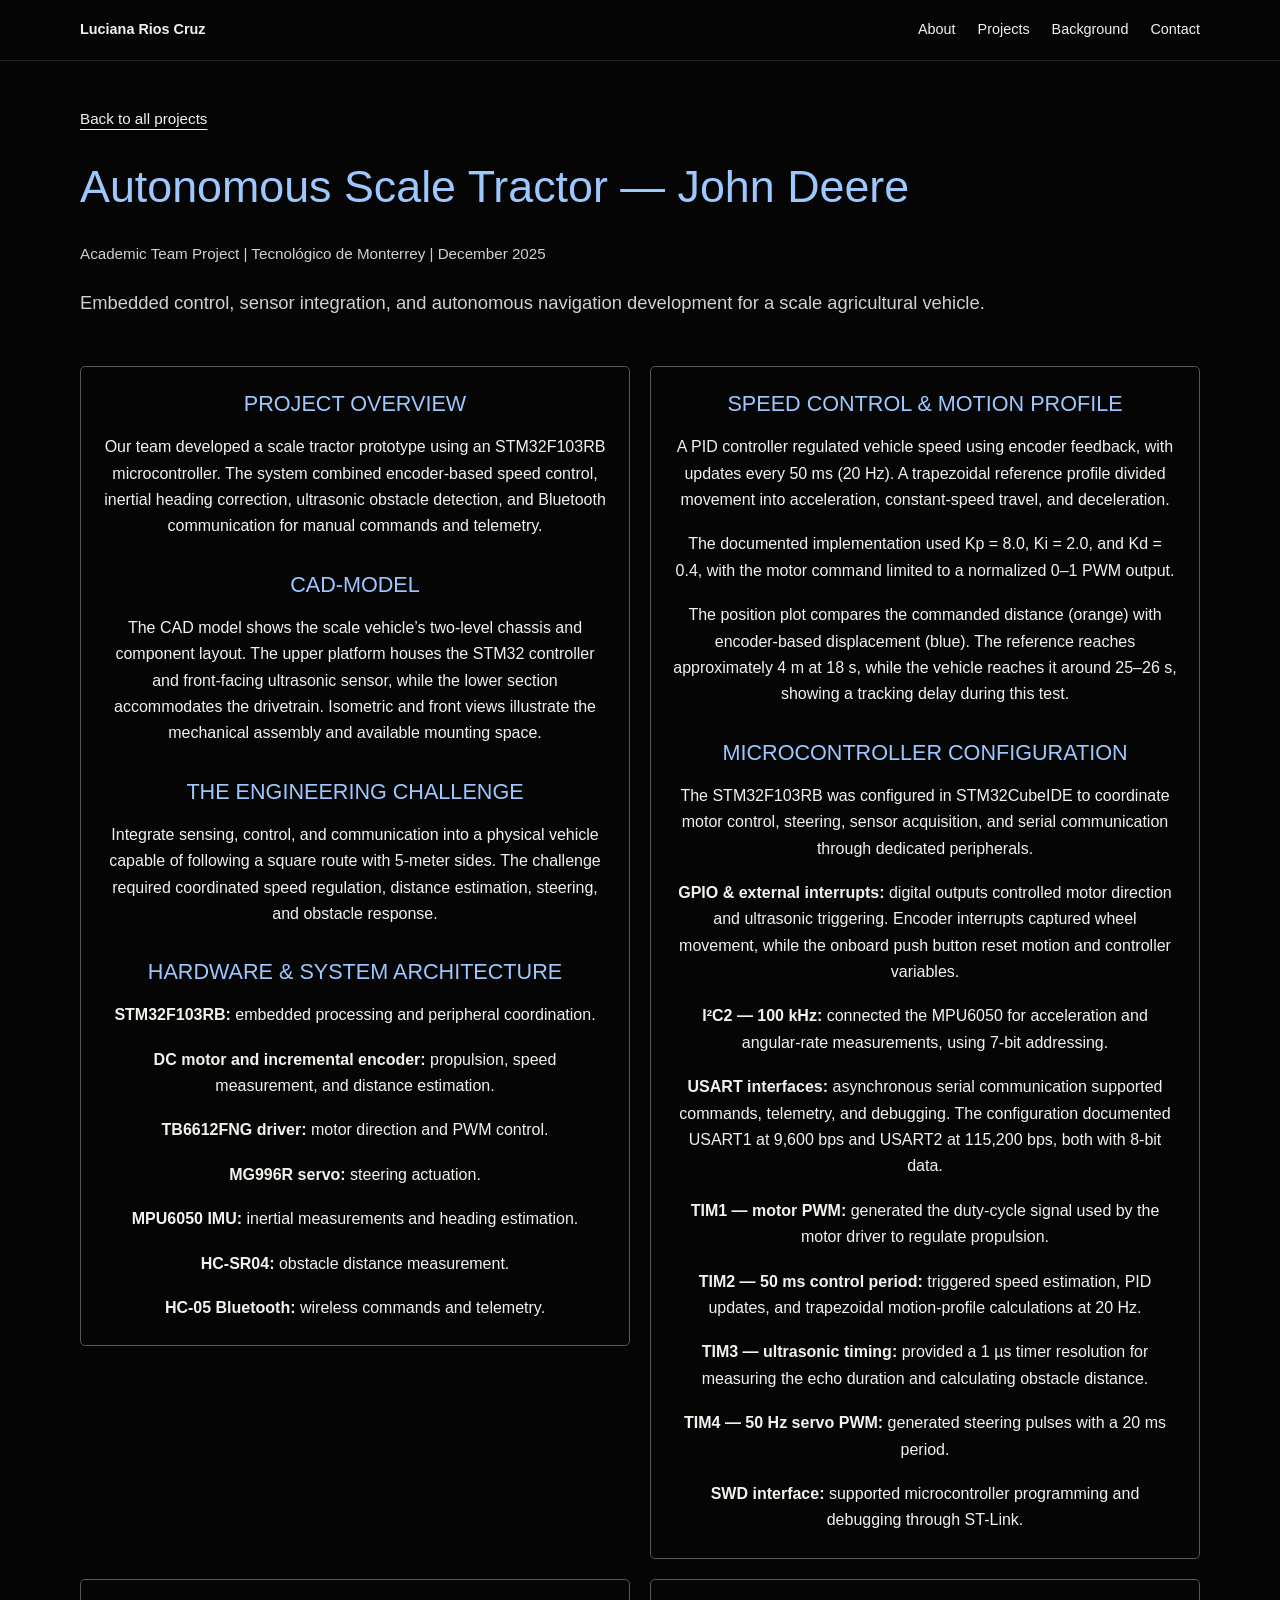
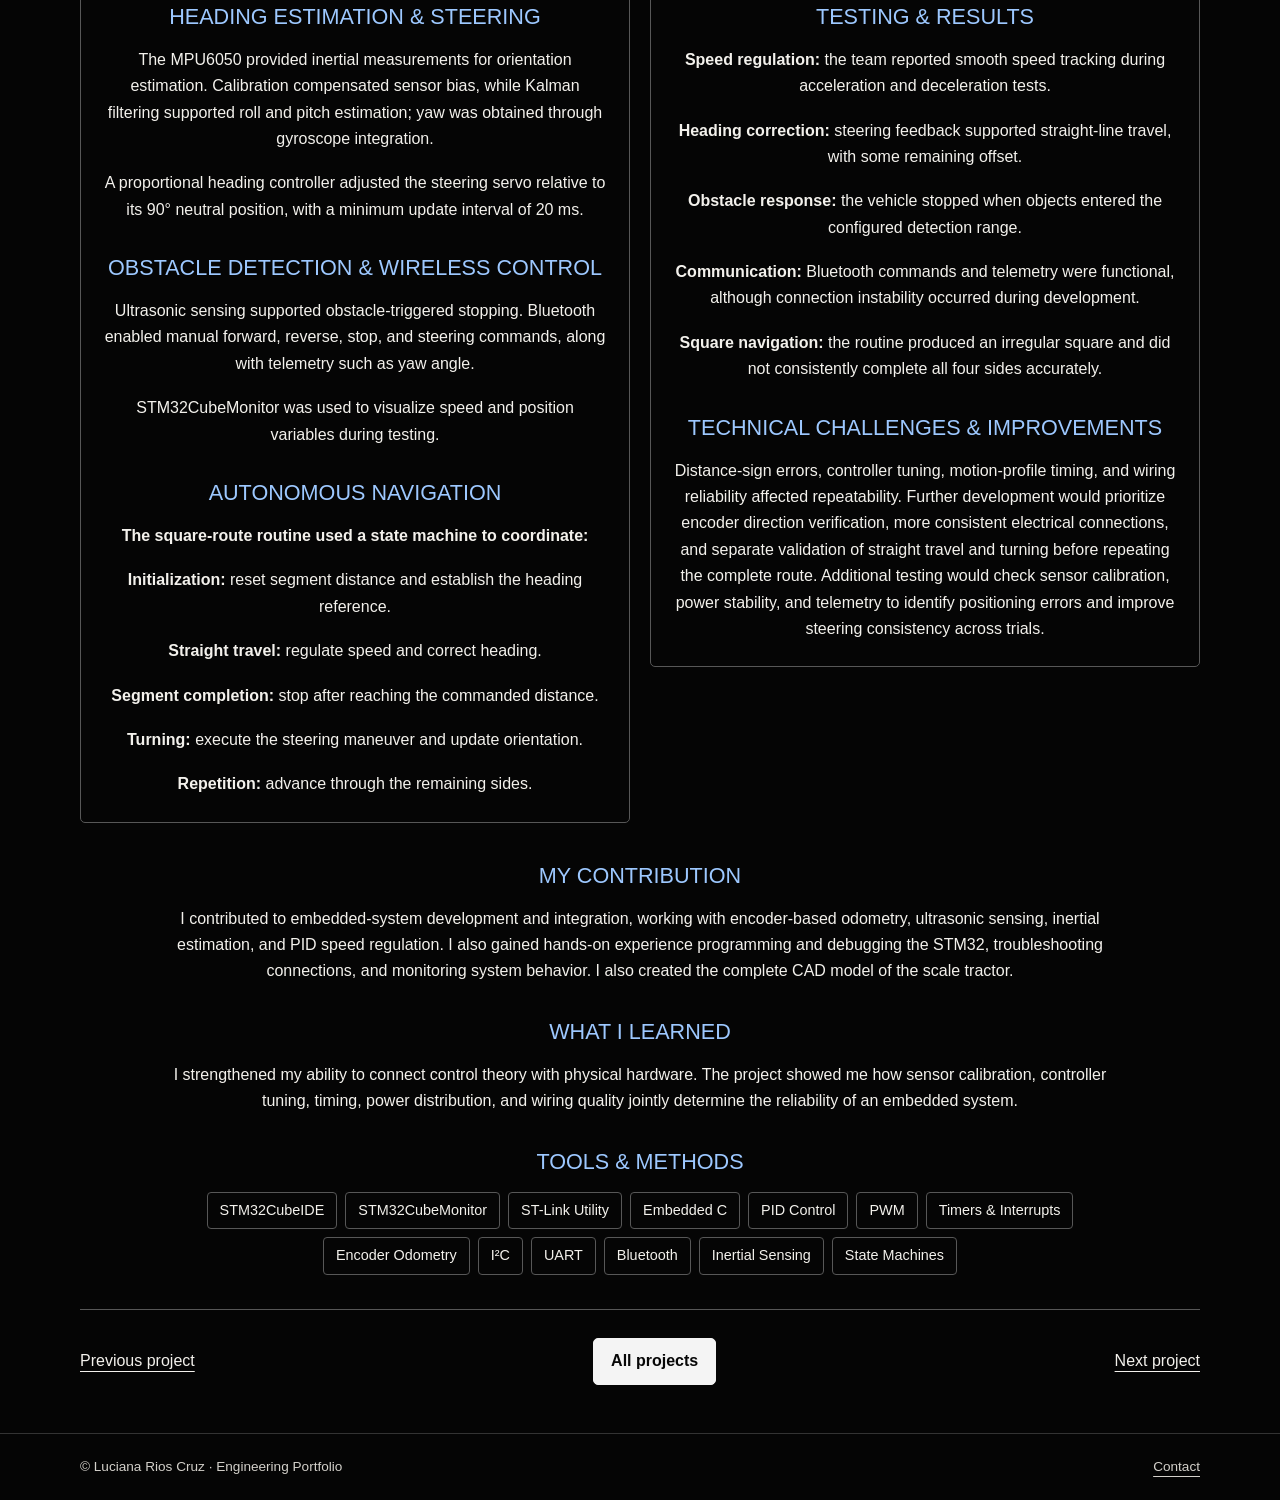
<file: scale-tractor.html>
<!doctype html>
<html lang="en"><head><meta charset="utf-8"><meta name="viewport" content="width=device-width, initial-scale=1"><meta name="color-scheme" content="dark"><meta name="description" content="Engineering portfolio of Luciana Rios Cruz: mechatronics, robotics, automation, vision and control."><title>Autonomous Scale Tractor — John Deere | Luciana Rios Cruz</title><link rel="stylesheet" href="style.css"></head><body><a class="skip" href="#main">Skip to content</a><header class="site-header"><nav class="wrap" aria-label="Main navigation"><a class="brand" href="index.html">Luciana Rios Cruz</a><div class="nav-links"><a href="index.html#about">About</a><a href="index.html#projects">Projects</a><a href="background.html">Background</a><a href="index.html#contact">Contact</a></div></nav></header><main id="main" class="wrap"><div class="project-top"><a class="back" href="index.html#projects">Back to all projects</a><h1>Autonomous Scale Tractor — John Deere</h1><p class="meta">Academic Team Project | Tecnológico de Monterrey | December 2025</p><p class="subtitle">Embedded control, sensor integration, and autonomous navigation development for a scale agricultural vehicle.</p></div><div class="project-grid"><div class="project-panel"><section id="project-overview"><h2>PROJECT OVERVIEW</h2><p>Our team developed a scale tractor prototype using an STM32F103RB microcontroller. The system combined encoder-based speed control, inertial heading correction, ultrasonic obstacle detection, and Bluetooth communication for manual commands and telemetry.</p>
<!-- Add images, videos or tables for this section here later. -->
</section><section id="cad-model"><h2>CAD-MODEL</h2><p>The CAD model shows the scale vehicle’s two-level chassis and component layout. The upper platform houses the STM32 controller and front-facing ultrasonic sensor, while the lower section accommodates the drivetrain. Isometric and front views illustrate the mechanical assembly and available mounting space.</p>
<!-- Add images, videos or tables for this section here later. -->
</section><section id="the-engineering-challenge"><h2>THE ENGINEERING CHALLENGE</h2><p>Integrate sensing, control, and communication into a physical vehicle capable of following a square route with 5-meter sides. The challenge required coordinated speed regulation, distance estimation, steering, and obstacle response.</p>
<!-- Add images, videos or tables for this section here later. -->
</section><section id="hardware-system-architecture"><h2>HARDWARE &amp; SYSTEM ARCHITECTURE</h2><p><strong>STM32F103RB:</strong> embedded processing and peripheral coordination.</p><p><strong>DC motor and incremental encoder:</strong> propulsion, speed measurement, and distance estimation.</p><p><strong>TB6612FNG driver:</strong> motor direction and PWM control.</p><p><strong>MG996R servo:</strong> steering actuation.</p><p><strong>MPU6050 IMU:</strong> inertial measurements and heading estimation.</p><p><strong>HC-SR04:</strong> obstacle distance measurement.</p><p><strong>HC-05 Bluetooth:</strong> wireless commands and telemetry.</p>
<!-- Add images, videos or tables for this section here later. -->
</section></div><div class="project-panel"><section id="speed-control-motion-profile"><h2>SPEED CONTROL &amp; MOTION PROFILE</h2><p>A PID controller regulated vehicle speed using encoder feedback, with updates every 50 ms (20 Hz). A trapezoidal reference profile divided movement into acceleration, constant-speed travel, and deceleration.</p><p>The documented implementation used Kp = 8.0, Ki = 2.0, and Kd = 0.4, with the motor command limited to a normalized 0–1 PWM output.</p><p>The position plot compares the commanded distance (orange) with encoder-based displacement (blue). The reference reaches approximately 4 m at 18 s, while the vehicle reaches it around 25–26 s, showing a tracking delay during this test.</p>
<!-- Add images, videos or tables for this section here later. -->
</section><section id="microcontroller-configuration"><h2>MICROCONTROLLER CONFIGURATION</h2><p>The STM32F103RB was configured in STM32CubeIDE to coordinate motor control, steering, sensor acquisition, and serial communication through dedicated peripherals.</p><p><strong>GPIO &amp; external interrupts:</strong> digital outputs controlled motor direction and ultrasonic triggering. Encoder interrupts captured wheel movement, while the onboard push button reset motion and controller variables.</p><p><strong>I²C2 — 100 kHz:</strong> connected the MPU6050 for acceleration and angular-rate measurements, using 7-bit addressing.</p><p><strong>USART interfaces:</strong> asynchronous serial communication supported commands, telemetry, and debugging. The configuration documented USART1 at 9,600 bps and USART2 at 115,200 bps, both with 8-bit data.</p><p><strong>TIM1 — motor PWM:</strong> generated the duty-cycle signal used by the motor driver to regulate propulsion.</p><p><strong>TIM2 — 50 ms control period:</strong> triggered speed estimation, PID updates, and trapezoidal motion-profile calculations at 20 Hz.</p><p><strong>TIM3 — ultrasonic timing:</strong> provided a 1 µs timer resolution for measuring the echo duration and calculating obstacle distance.</p><p><strong>TIM4 — 50 Hz servo PWM:</strong> generated steering pulses with a 20 ms period.</p><p><strong>SWD interface:</strong> supported microcontroller programming and debugging through ST-Link.</p>
<!-- Add images, videos or tables for this section here later. -->
</section></div><div class="project-panel"><section id="heading-estimation-steering"><h2>HEADING ESTIMATION &amp; STEERING</h2><p>The MPU6050 provided inertial measurements for orientation estimation. Calibration compensated sensor bias, while Kalman filtering supported roll and pitch estimation; yaw was obtained through gyroscope integration.</p><p>A proportional heading controller adjusted the steering servo relative to its 90° neutral position, with a minimum update interval of 20 ms.</p>
<!-- Add images, videos or tables for this section here later. -->
</section><section id="obstacle-detection-wireless-control"><h2>OBSTACLE DETECTION &amp; WIRELESS CONTROL</h2><p>Ultrasonic sensing supported obstacle-triggered stopping. Bluetooth enabled manual forward, reverse, stop, and steering commands, along with telemetry such as yaw angle.</p><p>STM32CubeMonitor was used to visualize speed and position variables during testing.</p>
<!-- Add images, videos or tables for this section here later. -->
</section><section id="autonomous-navigation"><h2>AUTONOMOUS NAVIGATION</h2><p><strong>The square-route routine used a state machine to coordinate:</strong></p><p><strong>Initialization:</strong> reset segment distance and establish the heading reference.</p><p><strong>Straight travel:</strong> regulate speed and correct heading.</p><p><strong>Segment completion:</strong> stop after reaching the commanded distance.</p><p><strong>Turning:</strong> execute the steering maneuver and update orientation.</p><p><strong>Repetition:</strong> advance through the remaining sides.</p>
<!-- Add images, videos or tables for this section here later. -->
</section></div><div class="project-panel"><section id="testing-results"><h2>TESTING &amp; RESULTS</h2><p><strong>Speed regulation:</strong> the team reported smooth speed tracking during acceleration and deceleration tests.</p><p><strong>Heading correction:</strong> steering feedback supported straight-line travel, with some remaining offset.</p><p><strong>Obstacle response:</strong> the vehicle stopped when objects entered the configured detection range.</p><p><strong>Communication:</strong> Bluetooth commands and telemetry were functional, although connection instability occurred during development.</p><p><strong>Square navigation:</strong> the routine produced an irregular square and did not consistently complete all four sides accurately.</p>
<!-- Add images, videos or tables for this section here later. -->
</section><section id="technical-challenges-improvements"><h2>TECHNICAL CHALLENGES &amp; IMPROVEMENTS</h2><p>Distance-sign errors, controller tuning, motion-profile timing, and wiring reliability affected repeatability. Further development would prioritize encoder direction verification, more consistent electrical connections, and separate validation of straight travel and turning before repeating the complete route. Additional testing would check sensor calibration, power stability, and telemetry to identify positioning errors and improve steering consistency across trials.</p>
<!-- Add images, videos or tables for this section here later. -->
</section></div></div><div class="closing"><section id="my-contribution"><h2>MY CONTRIBUTION</h2><p>I contributed to embedded-system development and integration, working with encoder-based odometry, ultrasonic sensing, inertial estimation, and PID speed regulation. I also gained hands-on experience programming and debugging the STM32, troubleshooting connections, and monitoring system behavior. I also created the complete CAD model of the scale tractor.</p>
<!-- Add images, videos or tables for this section here later. -->
</section><section id="what-i-learned"><h2>WHAT I LEARNED</h2><p>I strengthened my ability to connect control theory with physical hardware. The project showed me how sensor calibration, controller tuning, timing, power distribution, and wiring quality jointly determine the reliability of an embedded system.</p>
<!-- Add images, videos or tables for this section here later. -->
</section><section class="tools"><h2>TOOLS & METHODS</h2><ul class="tags"><li>STM32CubeIDE</li><li>STM32CubeMonitor</li><li>ST-Link Utility</li><li>Embedded C</li><li>PID Control</li><li>PWM</li><li>Timers &amp; Interrupts</li><li>Encoder Odometry</li><li>I²C</li><li>UART</li><li>Bluetooth</li><li>Inertial Sensing</li><li>State Machines</li></ul></section></div><nav class="project-navigation" aria-label="Project navigation"><a href="sign-classification.html">Previous project</a><a class="button light" href="index.html#projects">All projects</a><a href="hydraulic-attachment.html">Next project</a></nav></main><footer><div class="wrap">© Luciana Rios Cruz · Engineering Portfolio<a href="index.html#contact">Contact</a></div></footer></body></html>
</file>
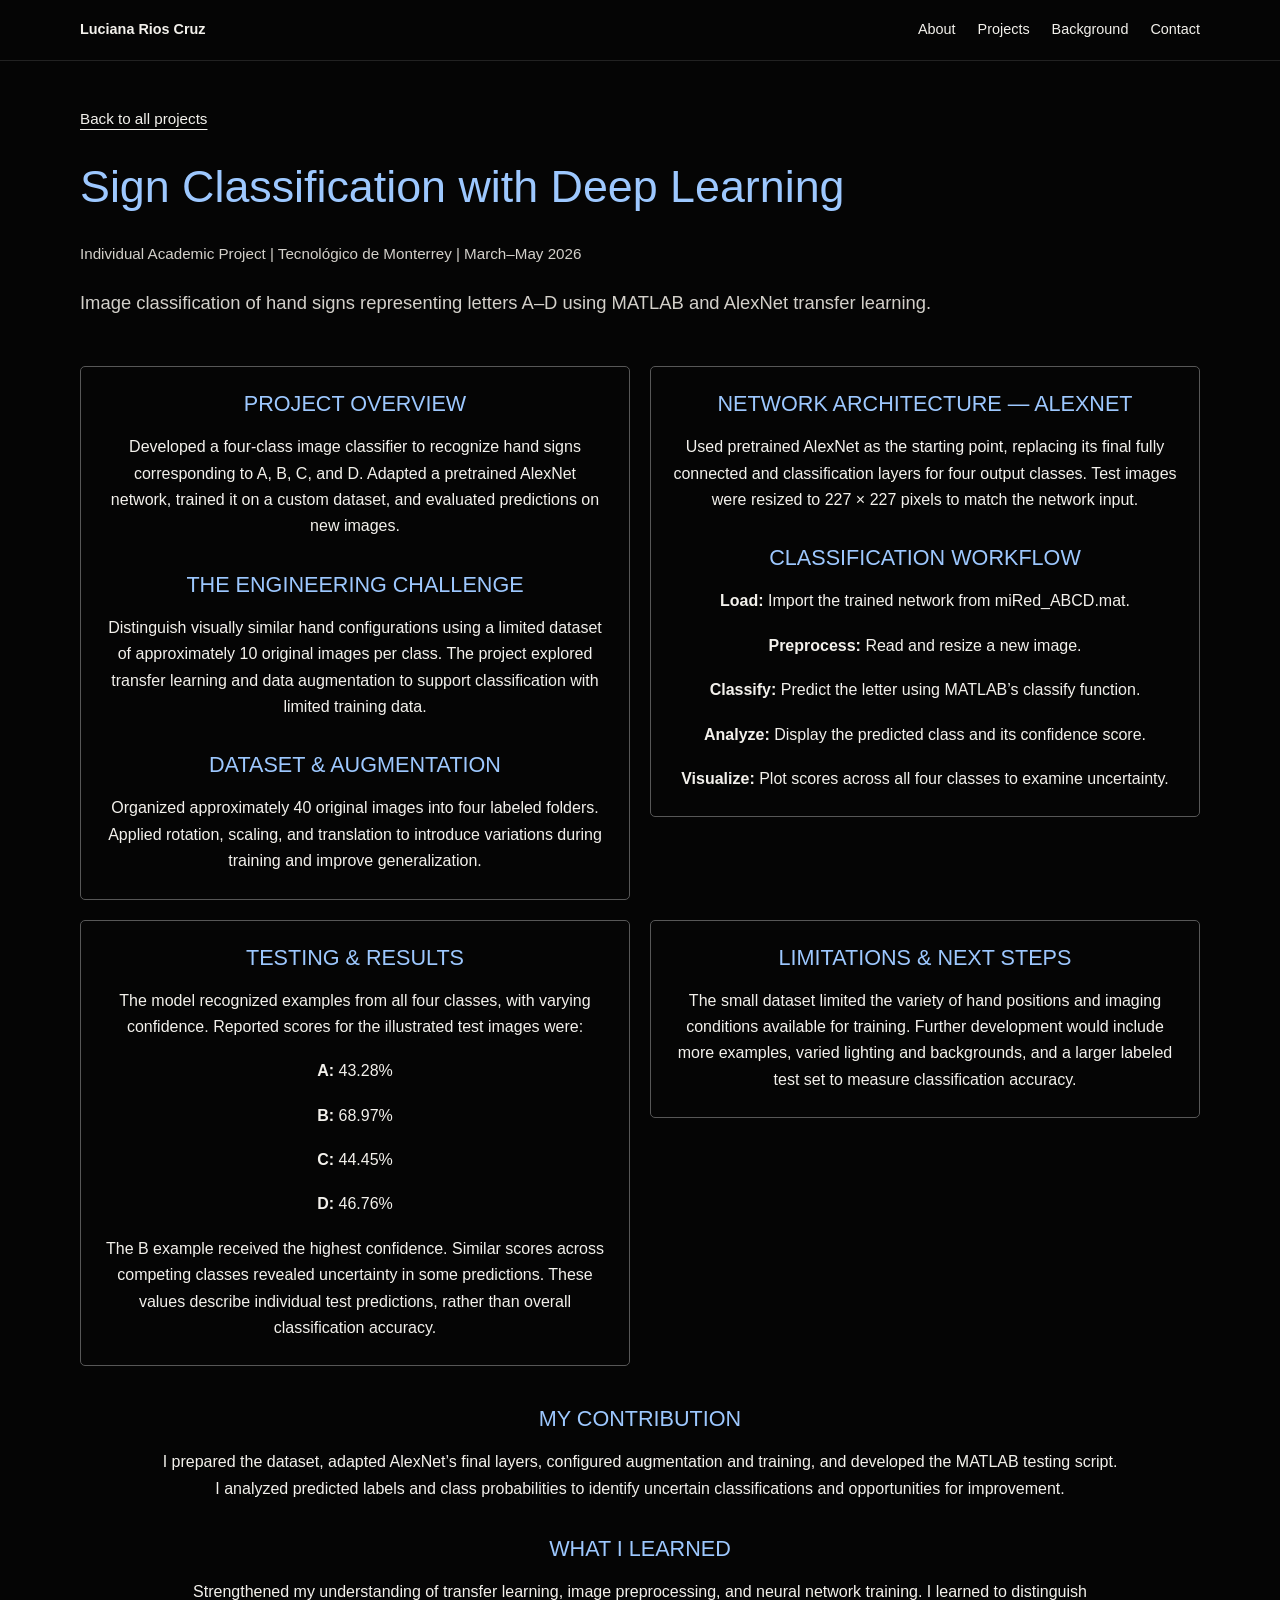
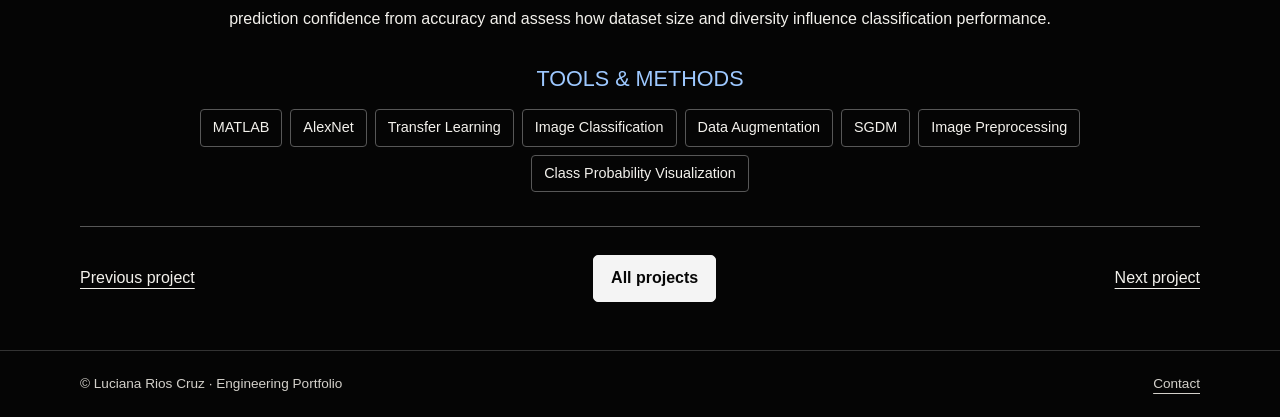
<file: sign-classification.html>
<!doctype html>
<html lang="en"><head><meta charset="utf-8"><meta name="viewport" content="width=device-width, initial-scale=1"><meta name="color-scheme" content="dark"><meta name="description" content="Engineering portfolio of Luciana Rios Cruz: mechatronics, robotics, automation, vision and control."><title>Sign Classification with Deep Learning | Luciana Rios Cruz</title><link rel="stylesheet" href="style.css"></head><body><a class="skip" href="#main">Skip to content</a><header class="site-header"><nav class="wrap" aria-label="Main navigation"><a class="brand" href="index.html">Luciana Rios Cruz</a><div class="nav-links"><a href="index.html#about">About</a><a href="index.html#projects">Projects</a><a href="background.html">Background</a><a href="index.html#contact">Contact</a></div></nav></header><main id="main" class="wrap"><div class="project-top"><a class="back" href="index.html#projects">Back to all projects</a><h1>Sign Classification with Deep Learning</h1><p class="meta">Individual Academic Project | Tecnológico de Monterrey | March–May 2026</p><p class="subtitle">Image classification of hand signs representing letters A–D using MATLAB and AlexNet transfer learning.</p></div><div class="project-grid"><div class="project-panel"><section id="project-overview"><h2>PROJECT OVERVIEW</h2><p>Developed a four-class image classifier to recognize hand signs corresponding to A, B, C, and D. Adapted a pretrained AlexNet network, trained it on a custom dataset, and evaluated predictions on new images.</p>
<!-- Add images, videos or tables for this section here later. -->
</section><section id="the-engineering-challenge"><h2>THE ENGINEERING CHALLENGE</h2><p>Distinguish visually similar hand configurations using a limited dataset of approximately 10 original images per class. The project explored transfer learning and data augmentation to support classification with limited training data.</p>
<!-- Add images, videos or tables for this section here later. -->
</section><section id="dataset-augmentation"><h2>DATASET &amp; AUGMENTATION</h2><p>Organized approximately 40 original images into four labeled folders. Applied rotation, scaling, and translation to introduce variations during training and improve generalization.</p>
<!-- Add images, videos or tables for this section here later. -->
</section></div><div class="project-panel"><section id="network-architecture-alexnet"><h2>NETWORK ARCHITECTURE — ALEXNET</h2><p>Used pretrained AlexNet as the starting point, replacing its final fully connected and classification layers for four output classes. Test images were resized to 227 × 227 pixels to match the network input.</p>
<!-- Add images, videos or tables for this section here later. -->
</section><section id="classification-workflow"><h2>CLASSIFICATION WORKFLOW</h2><p><strong>Load:</strong> Import the trained network from miRed_ABCD.mat.</p><p><strong>Preprocess:</strong> Read and resize a new image.</p><p><strong>Classify:</strong> Predict the letter using MATLAB’s classify function.</p><p><strong>Analyze:</strong> Display the predicted class and its confidence score.</p><p><strong>Visualize:</strong> Plot scores across all four classes to examine uncertainty.</p>
<!-- Add images, videos or tables for this section here later. -->
</section></div><div class="project-panel"><section id="testing-results"><h2>TESTING &amp; RESULTS</h2><p>The model recognized examples from all four classes, with varying confidence. Reported scores for the illustrated test images were:</p><p><strong>A:</strong> 43.28%</p><p><strong>B:</strong> 68.97%</p><p><strong>C:</strong> 44.45%</p><p><strong>D:</strong> 46.76%</p><p>The B example received the highest confidence. Similar scores across competing classes revealed uncertainty in some predictions. These values describe individual test predictions, rather than overall classification accuracy.</p>
<!-- Add images, videos or tables for this section here later. -->
</section></div><div class="project-panel"><section id="limitations-next-steps"><h2>LIMITATIONS &amp; NEXT STEPS</h2><p>The small dataset limited the variety of hand positions and imaging conditions available for training. Further development would include more examples, varied lighting and backgrounds, and a larger labeled test set to measure classification accuracy.</p>
<!-- Add images, videos or tables for this section here later. -->
</section></div></div><div class="closing"><section id="my-contribution"><h2>MY CONTRIBUTION</h2><p>I prepared the dataset, adapted AlexNet’s final layers, configured augmentation and training, and developed the MATLAB testing script. I analyzed predicted labels and class probabilities to identify uncertain classifications and opportunities for improvement.</p>
<!-- Add images, videos or tables for this section here later. -->
</section><section id="what-i-learned"><h2>WHAT I LEARNED</h2><p>Strengthened my understanding of transfer learning, image preprocessing, and neural network training. I learned to distinguish prediction confidence from accuracy and assess how dataset size and diversity influence classification performance.</p>
<!-- Add images, videos or tables for this section here later. -->
</section><section class="tools"><h2>TOOLS & METHODS</h2><ul class="tags"><li>MATLAB</li><li>AlexNet</li><li>Transfer Learning</li><li>Image Classification</li><li>Data Augmentation</li><li>SGDM</li><li>Image Preprocessing</li><li>Class Probability Visualization</li></ul></section></div><nav class="project-navigation" aria-label="Project navigation"><a href="computed-torque.html">Previous project</a><a class="button light" href="index.html#projects">All projects</a><a href="scale-tractor.html">Next project</a></nav></main><footer><div class="wrap">© Luciana Rios Cruz · Engineering Portfolio<a href="index.html#contact">Contact</a></div></footer></body></html>
</file>
<file: style.css>
:root{color-scheme:dark;--bg:#050505;--text:#f3f1ec;--blue:#9dc8ff;--strong:#5795f4;--line:#575757;--muted:#d3d0ca}
*{box-sizing:border-box}html{scroll-behavior:smooth;scroll-padding-top:90px}body{margin:0;background:var(--bg);color:var(--text);font:1rem/1.65 Arial,Helvetica,sans-serif}.wrap{width:min(1120px,calc(100% - 64px));margin:auto}a{color:inherit;text-underline-offset:5px}a:hover{color:var(--blue)}a:focus-visible{outline:3px solid var(--blue);outline-offset:5px}h1,h2,h3,p{margin-top:0}h1,h2,h3{line-height:1.25}h1{font-size:clamp(2.1rem,4.5vw,3.2rem);font-weight:500;color:var(--blue);margin-bottom:20px}h2{font-weight:400;color:var(--blue);font-size:1.8rem;margin-bottom:24px}h3{font-weight:400;color:var(--blue);font-size:1.3rem}p{margin-bottom:18px}strong{font-weight:700}.site-header{border-bottom:1px solid #222}.site-header nav{display:flex;justify-content:space-between;align-items:center;gap:24px;padding:18px 0;font-size:.9rem}.brand{font-weight:700;text-decoration:none}.nav-links{display:flex;flex-wrap:wrap;gap:22px}.nav-links a{text-decoration:none}.skip{position:absolute;left:12px;top:-90px;padding:12px;background:white;color:black;z-index:10}.skip:focus{top:12px}.hero{padding:64px 0 0}.hero h1{font-weight:700;color:var(--strong);margin-bottom:4px}.profession{font-size:1.45rem;color:var(--blue);line-height:1.4;margin-bottom:32px}.intro-copy{max-width:940px;text-align:center;margin:0 auto 26px}.buttons{display:flex;flex-wrap:wrap;gap:10px;margin:28px 0}.button{display:inline-flex;align-items:center;justify-content:center;border:1px solid #bbb;border-radius:5px;padding:9px 17px;font-weight:700;text-decoration:none;min-height:44px}.button.light{background:#f4f4f4;color:#070707;border-color:#f4f4f4}.button:hover{background:#a1c9ff;color:#050505;border-color:#a1c9ff}.home-section{padding-top:94px}.education-grid{display:grid;grid-template-columns:1fr 1fr;gap:20px;margin-top:24px}.education{border:1px solid var(--line);border-radius:5px;padding:25px}.education h3{margin-bottom:12px}.education-place{margin-bottom:6px}.meta{color:var(--muted);font-size:.95rem}.projects-grid{display:grid;grid-template-columns:repeat(4,1fr);gap:38px 24px;margin-top:44px}.project-card{text-align:center;border-bottom:2px solid #555;display:flex;flex-direction:column;padding:0 4px 24px}.project-card h3{font-size:1.25rem;margin-bottom:14px}.project-card h3 a{text-decoration:none}.project-card p{margin-bottom:14px}.project-card .meta{margin-top:auto}.go{align-self:center;font-weight:bold;min-height:40px;padding:5px 15px}.timeline{display:grid;grid-template-columns:repeat(6,1fr);padding:0;list-style:none;gap:8px;margin:36px 0 50px}.timeline li{border-top:3px solid #5c9cf0;padding-top:14px}.timeline li:nth-child(2){border-color:#69b46a}.timeline li:nth-child(3){border-color:#d58b40}.timeline li:nth-child(4){border-color:#d9b44c}.timeline li:nth-child(5){border-color:#a47ae5}.timeline li:nth-child(6){border-color:#d17caa}.timeline span{font-weight:bold;font-size:.9rem;color:var(--blue)}.timeline p{font-size:.9rem;margin-top:8px;line-height:1.45}.contact{padding-bottom:60px}.project-top{padding:45px 0 30px}.back{display:inline-block;font-size:.95rem;margin-bottom:28px}.project-top h1{font-size:clamp(1.9rem,4vw,2.8rem)}.project-top .meta{margin:26px 0 22px}.subtitle{font-size:1.15rem;color:var(--muted)}.project-grid,.background-grid{display:grid;grid-template-columns:1fr 1fr;gap:20px;align-items:start}.project-panel{padding:24px 22px;border:1px solid var(--line);border-radius:5px;text-align:center;min-width:0}.project-panel section+section{margin-top:32px}.project-panel h2,.closing h2{font-size:1.35rem;font-weight:400;margin-bottom:16px}.project-panel h3{font-size:1.05rem;margin:22px 0 12px}.project-panel p{overflow-wrap:anywhere}.project-panel p:last-child{margin-bottom:0}.equation{font-family:Georgia,serif;font-size:1.15rem;padding:10px 0}.closing{padding:40px 0 0;text-align:center;max-width:960px;margin:auto}.closing section{margin-bottom:34px}.tags{list-style:none;display:flex;flex-wrap:wrap;justify-content:center;gap:8px;padding:0}.tags li{border:1px solid var(--line);padding:6px 12px;border-radius:4px;font-size:.9rem}.project-navigation{display:flex;justify-content:space-between;align-items:center;gap:18px;border-top:1px solid var(--line);padding:28px 0 48px;margin-top:30px}.background-grid .project-panel{height:100%}.background-grid h3{margin-top:24px}.background-grid p{margin-bottom:24px}footer{border-top:1px solid #333;padding:22px 0;font-size:.85rem;color:var(--muted)}footer .wrap{display:flex;justify-content:space-between;gap:20px}
@media(min-width:1500px){.wrap{width:min(1180px,calc(100% - 100px))}}
@media(max-width:950px){.projects-grid{grid-template-columns:repeat(2,1fr)}.timeline{grid-template-columns:repeat(3,1fr);row-gap:24px}}
@media(max-width:600px){.wrap{width:calc(100% - 36px)}.site-header nav{flex-direction:column;align-items:flex-start;gap:10px}.nav-links{gap:18px}.hero{padding-top:36px}.profession{font-size:1.2rem}.home-section{padding-top:60px}.intro-copy{text-align:left}.education-grid,.project-grid,.background-grid{grid-template-columns:1fr}.projects-grid{gap:28px 16px}.project-card h3{font-size:1.15rem}.project-card p{font-size:.95rem}.project-panel{padding:22px 17px}.project-navigation{flex-wrap:wrap;justify-content:center}.timeline{grid-template-columns:repeat(2,1fr)}h2{font-size:1.65rem}}
@media(max-width:380px){.projects-grid{grid-template-columns:1fr}}
@media(prefers-reduced-motion:reduce){html{scroll-behavior:auto}}

/* Intro portrait */
.intro-copy{display:grid;grid-template-columns:270px minmax(0,1fr);gap:38px;align-items:start;max-width:none;margin:36px 0 28px}.portrait{display:block;width:100%;height:auto;border-radius:5px}.intro-text p:last-child{margin-bottom:0}@media(max-width:750px){.intro-copy{grid-template-columns:210px minmax(0,1fr);gap:24px}}@media(max-width:600px){.intro-copy{grid-template-columns:1fr;gap:26px}.portrait{width:min(270px,100%);margin:auto}.intro-text{text-align:left}}
</file>
